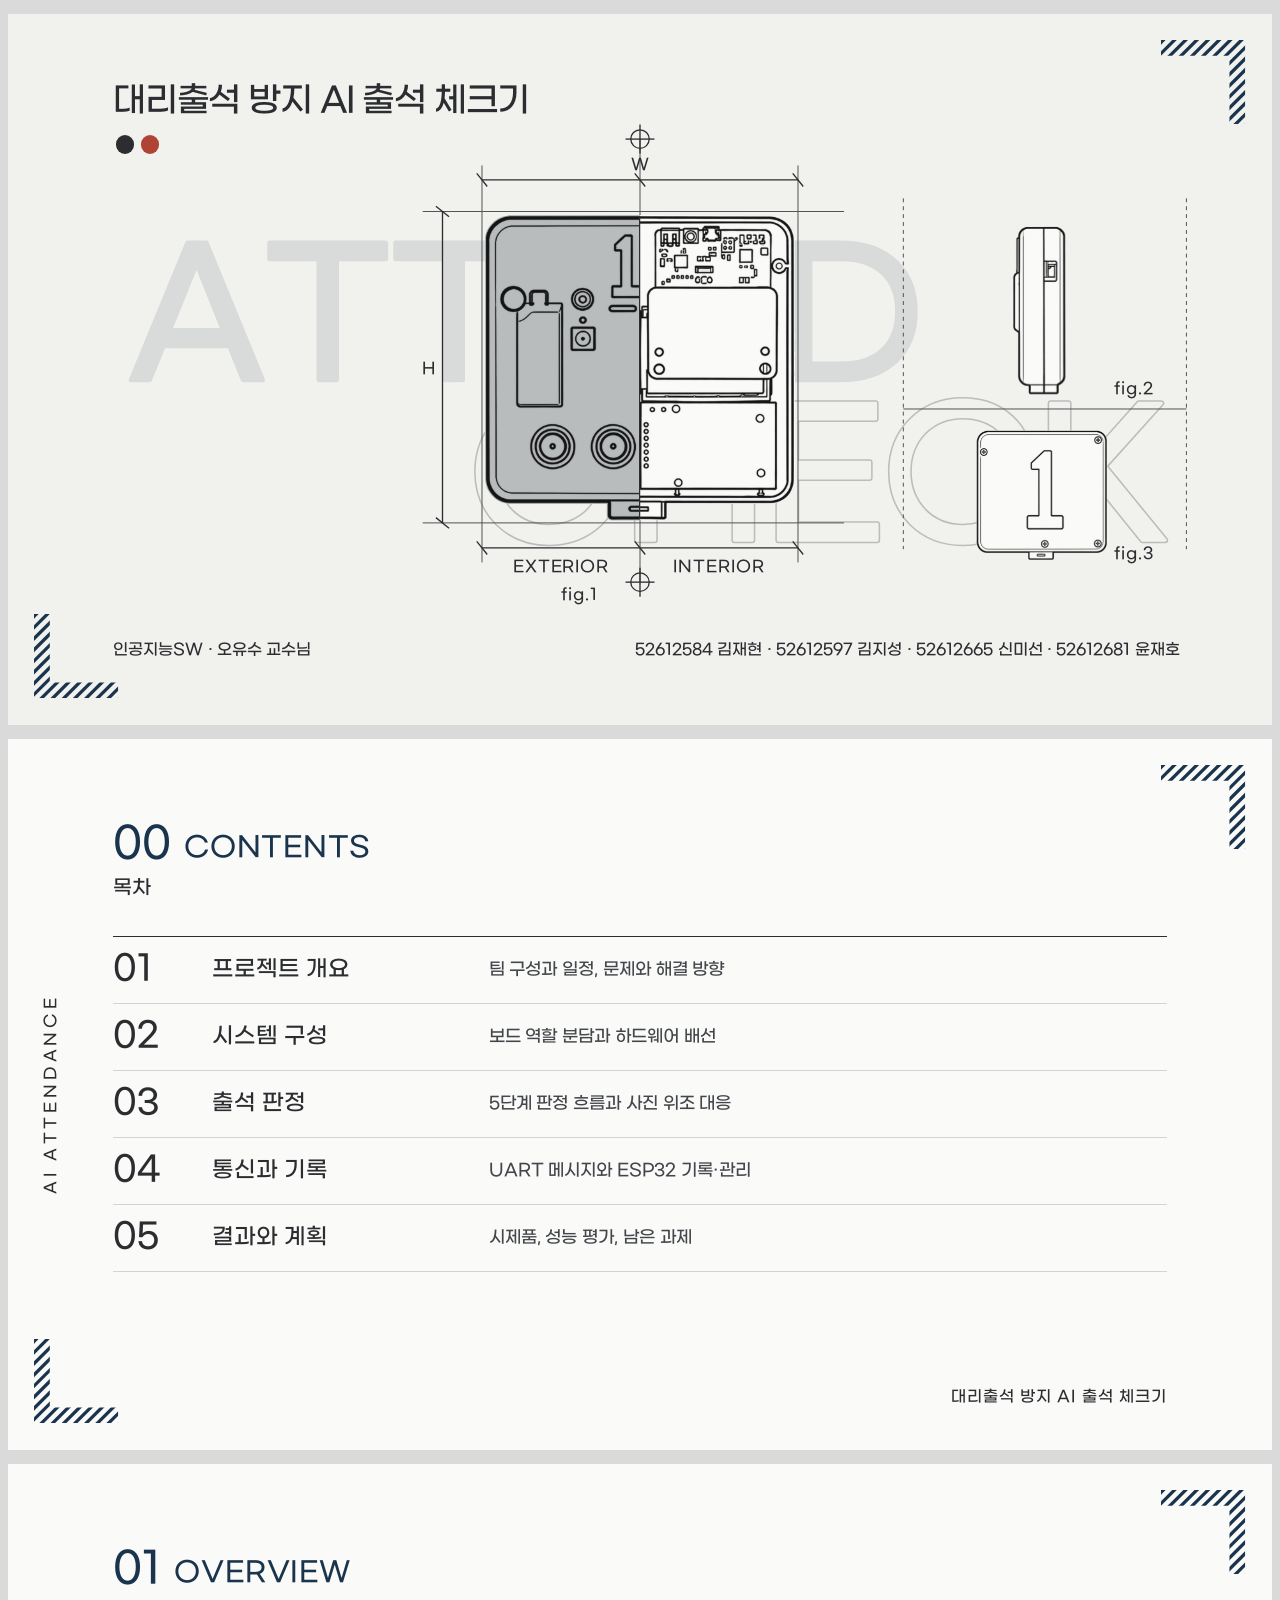
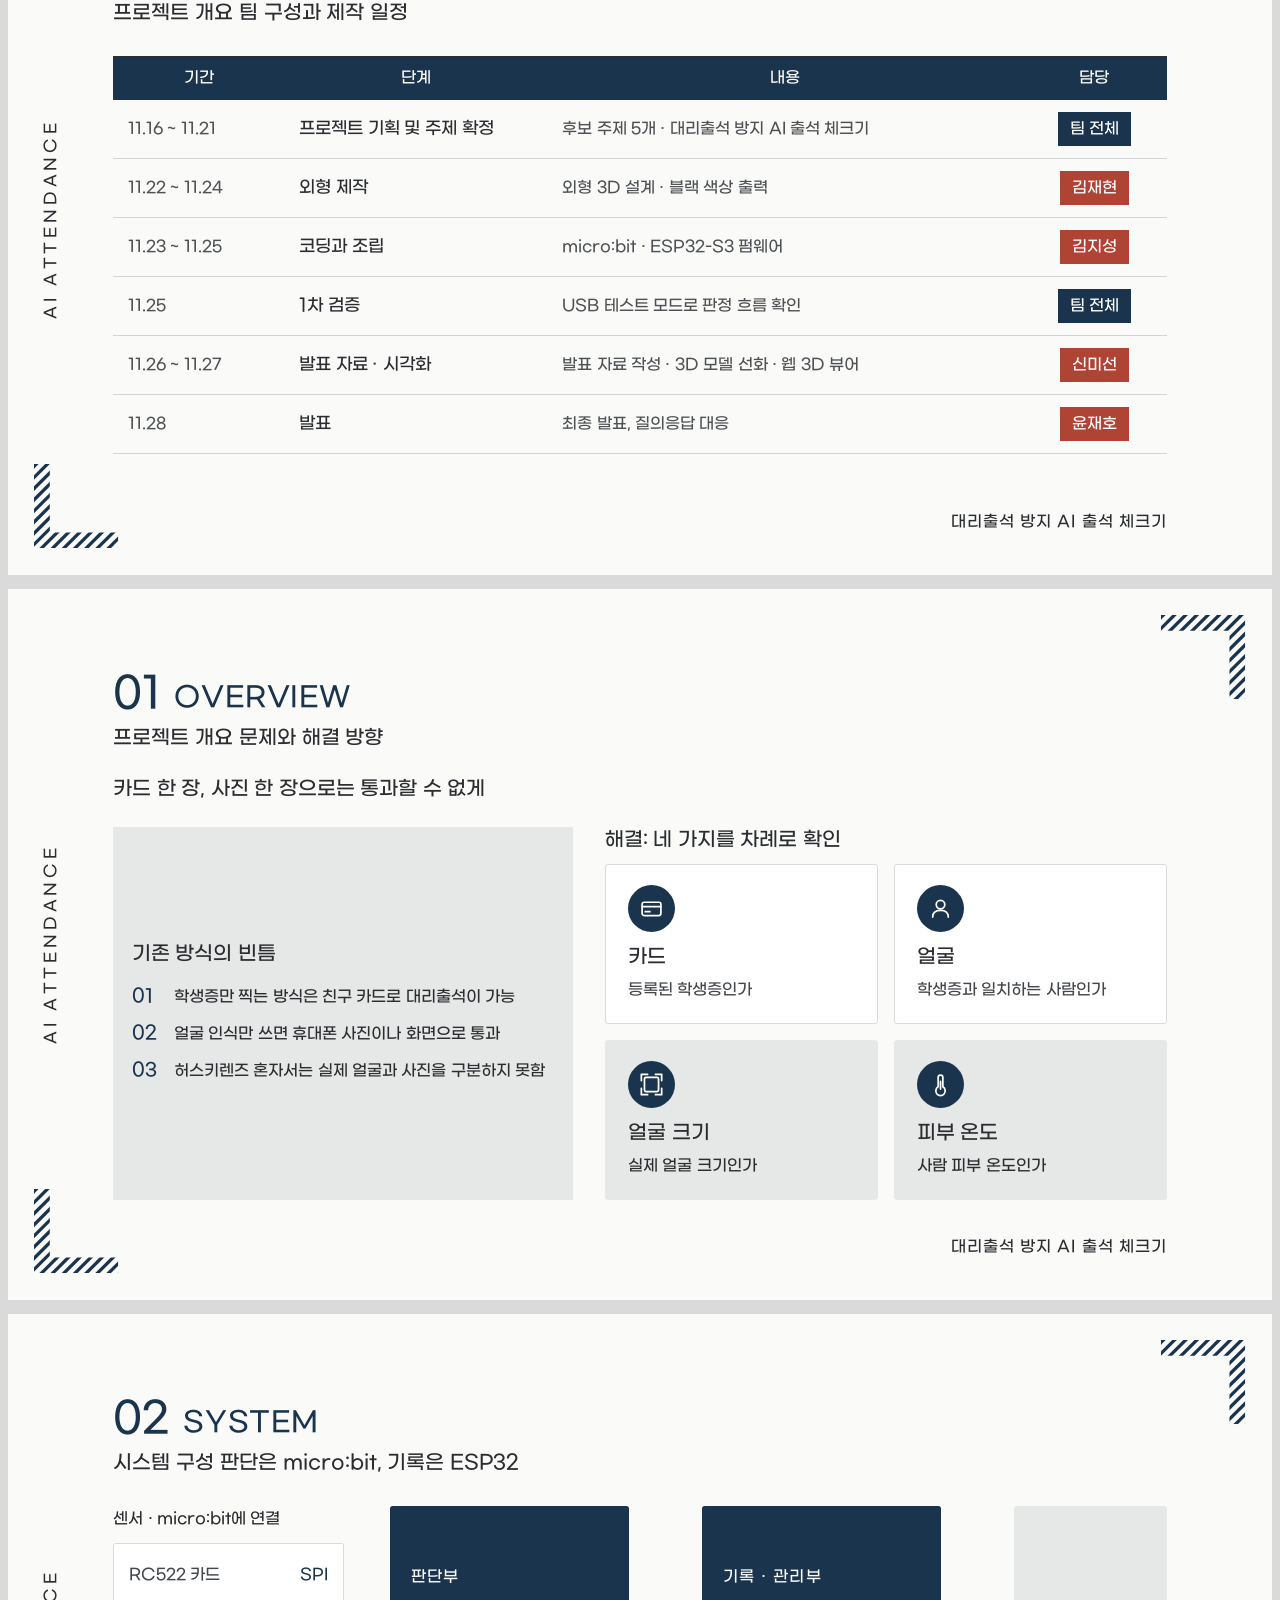
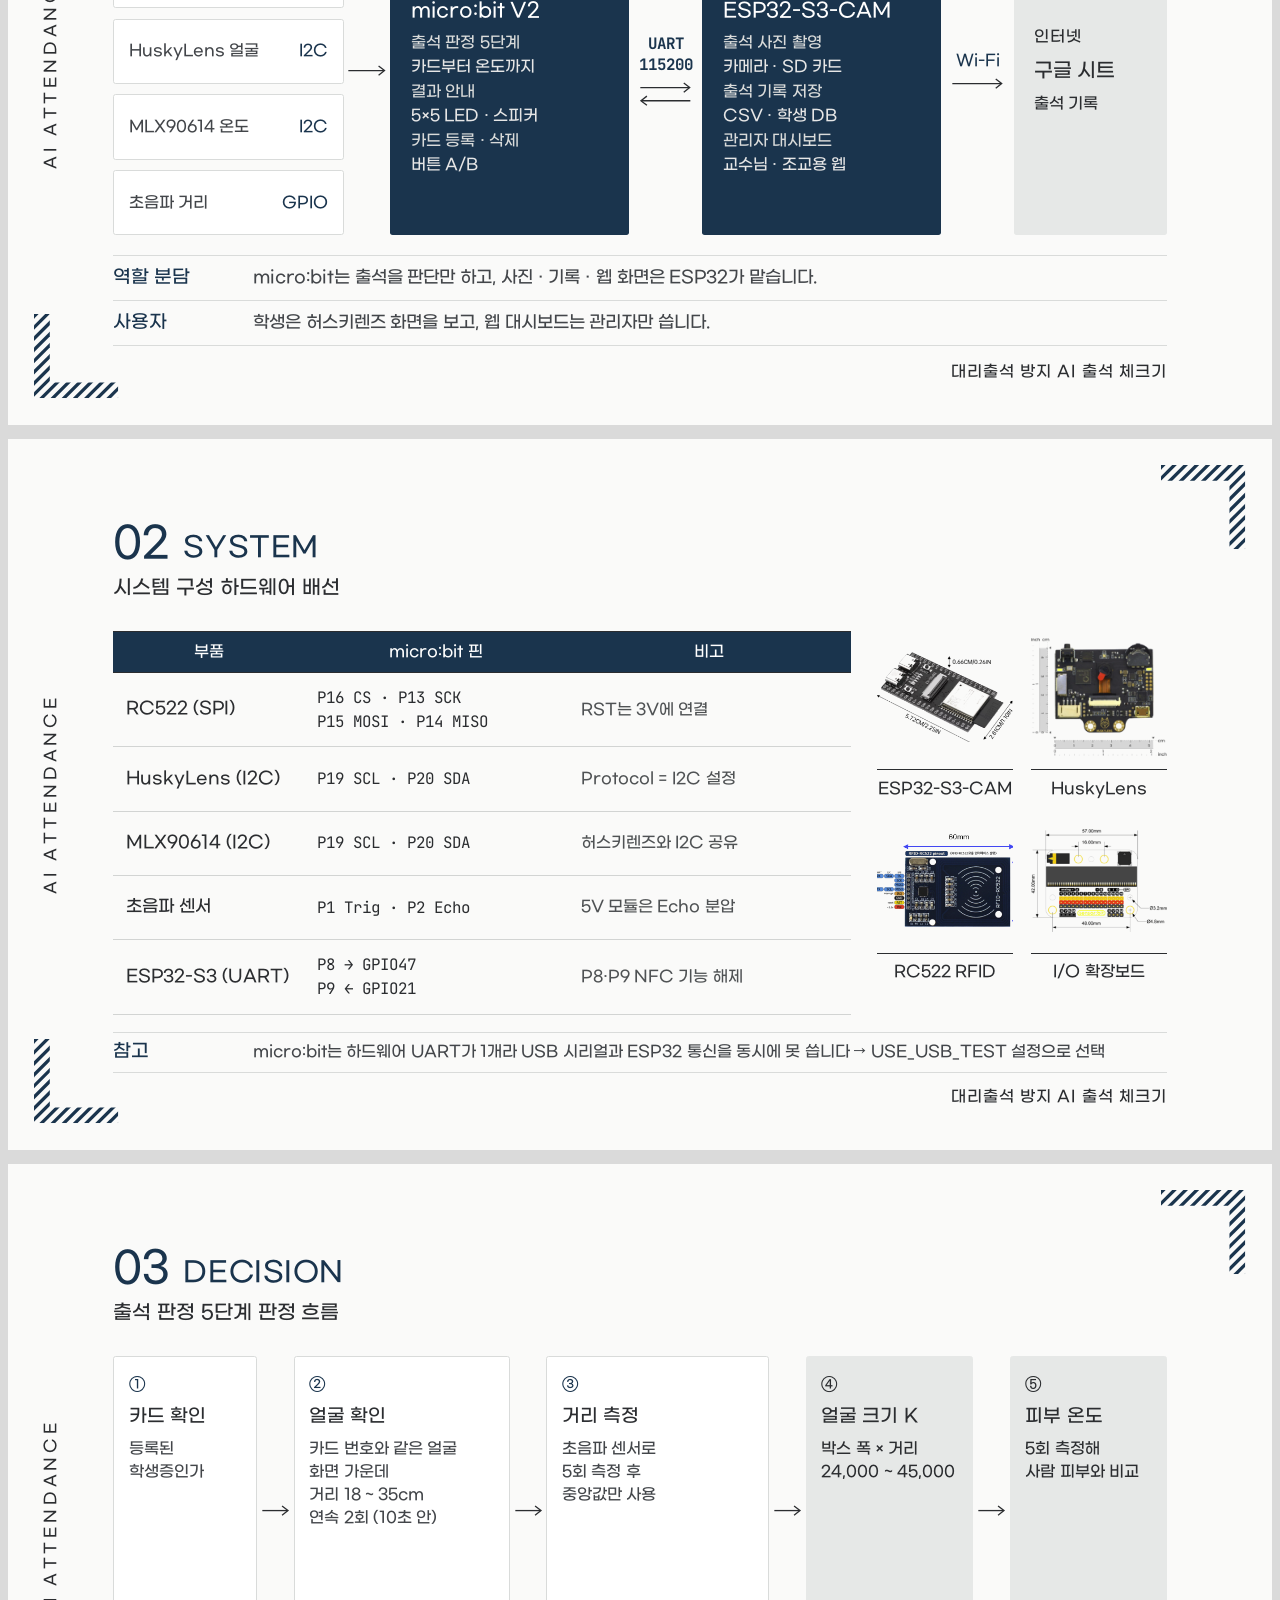
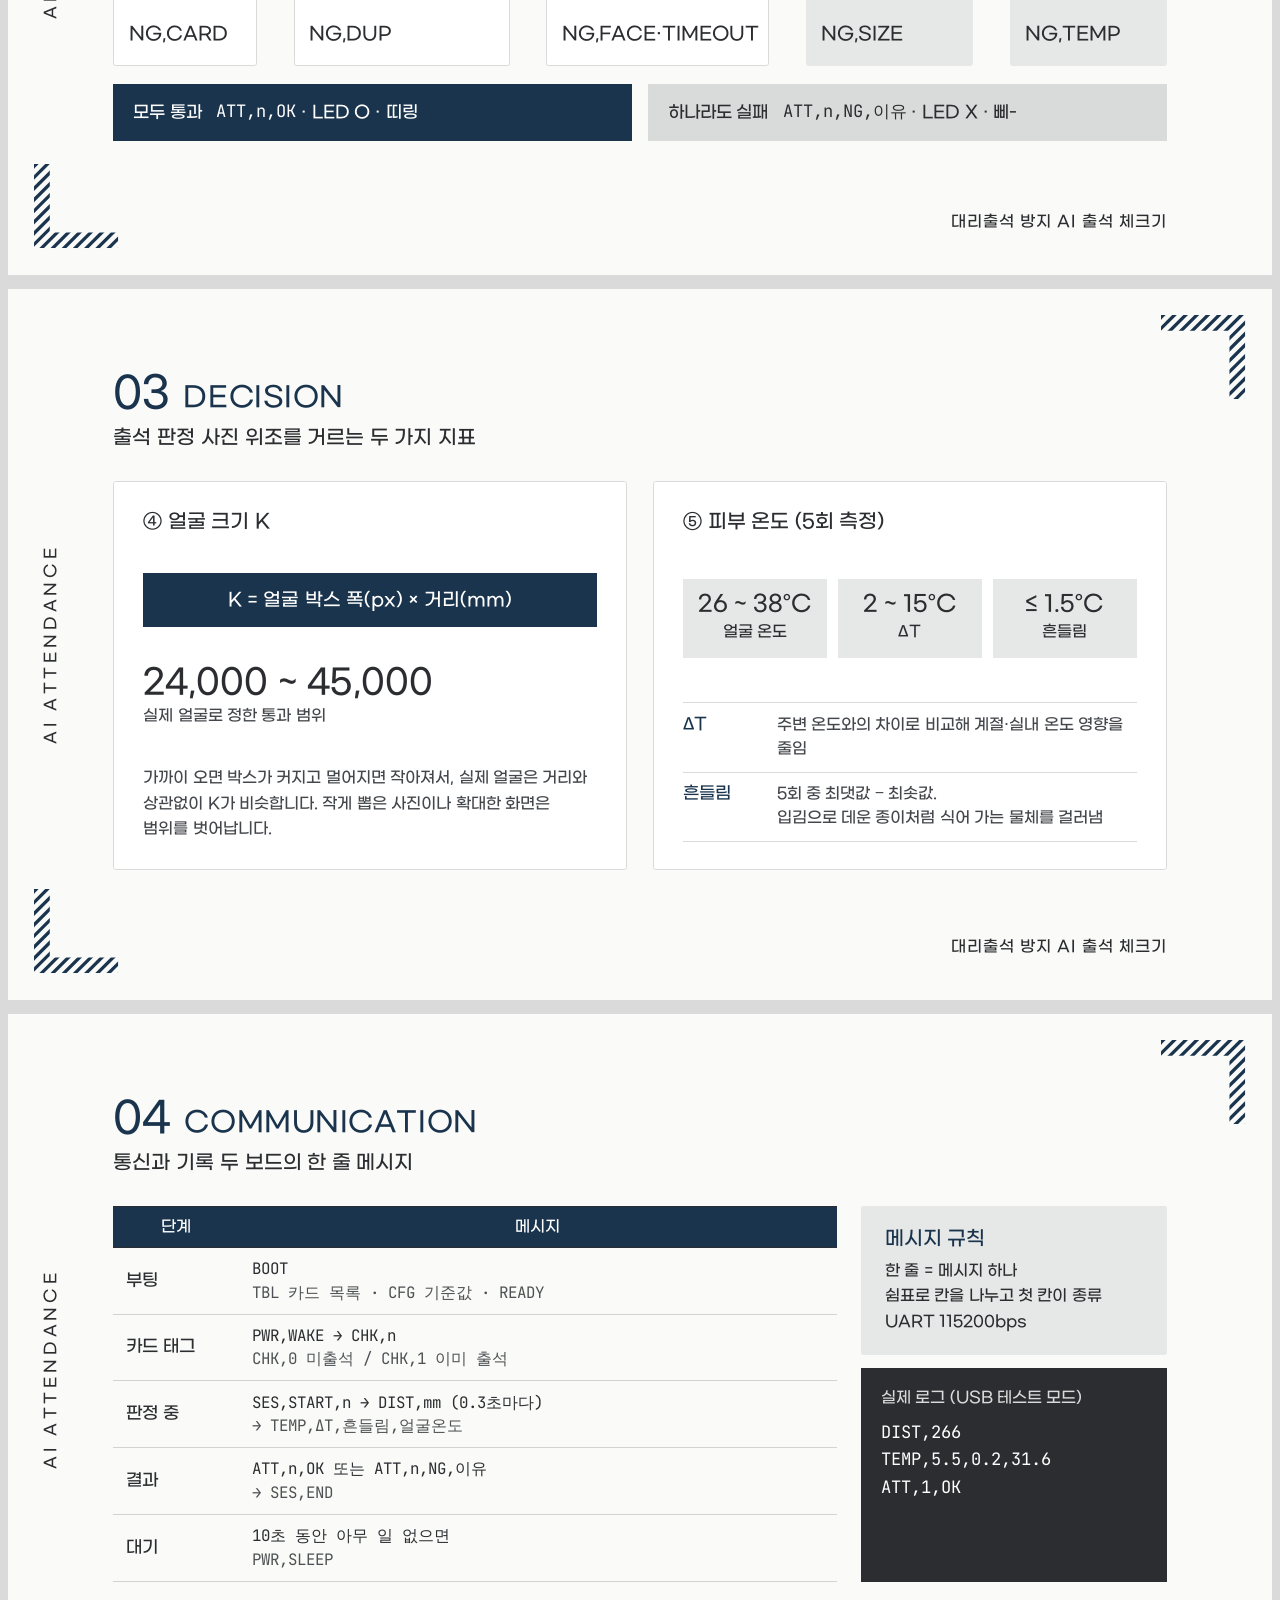
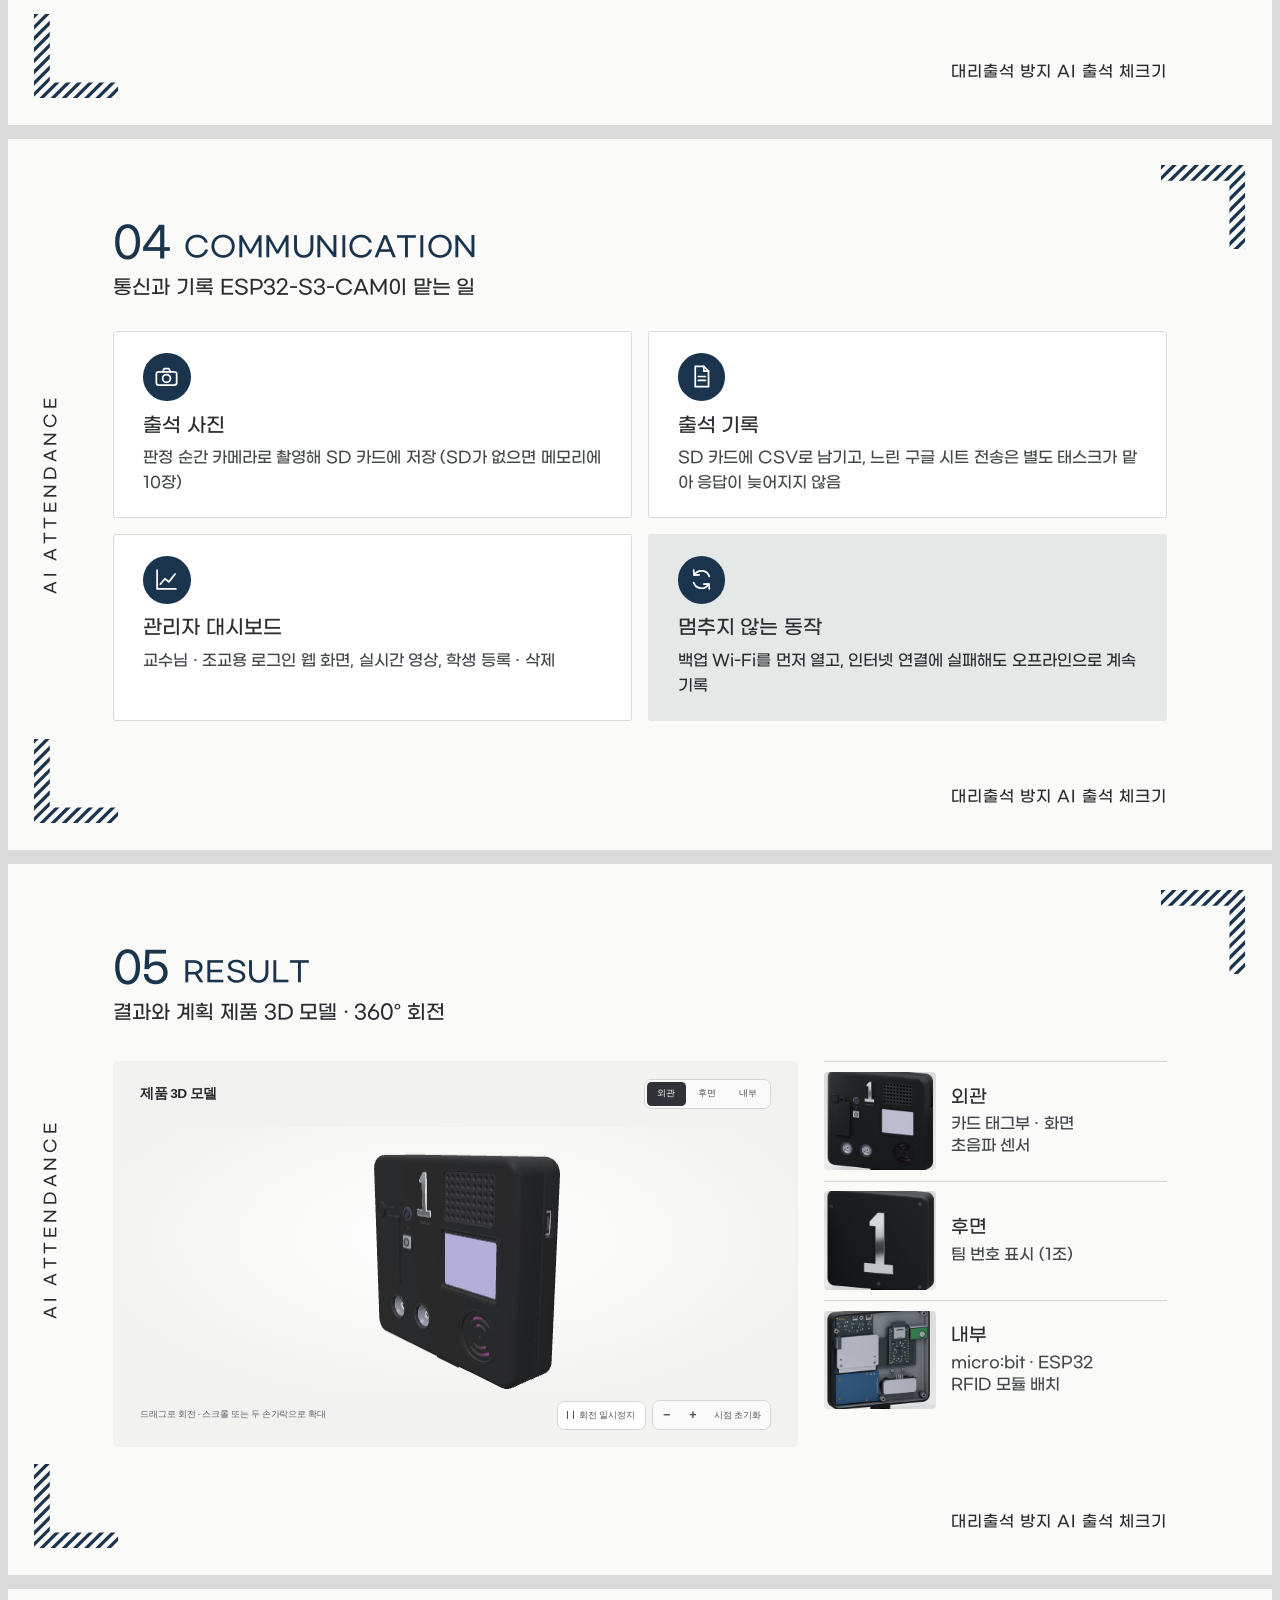
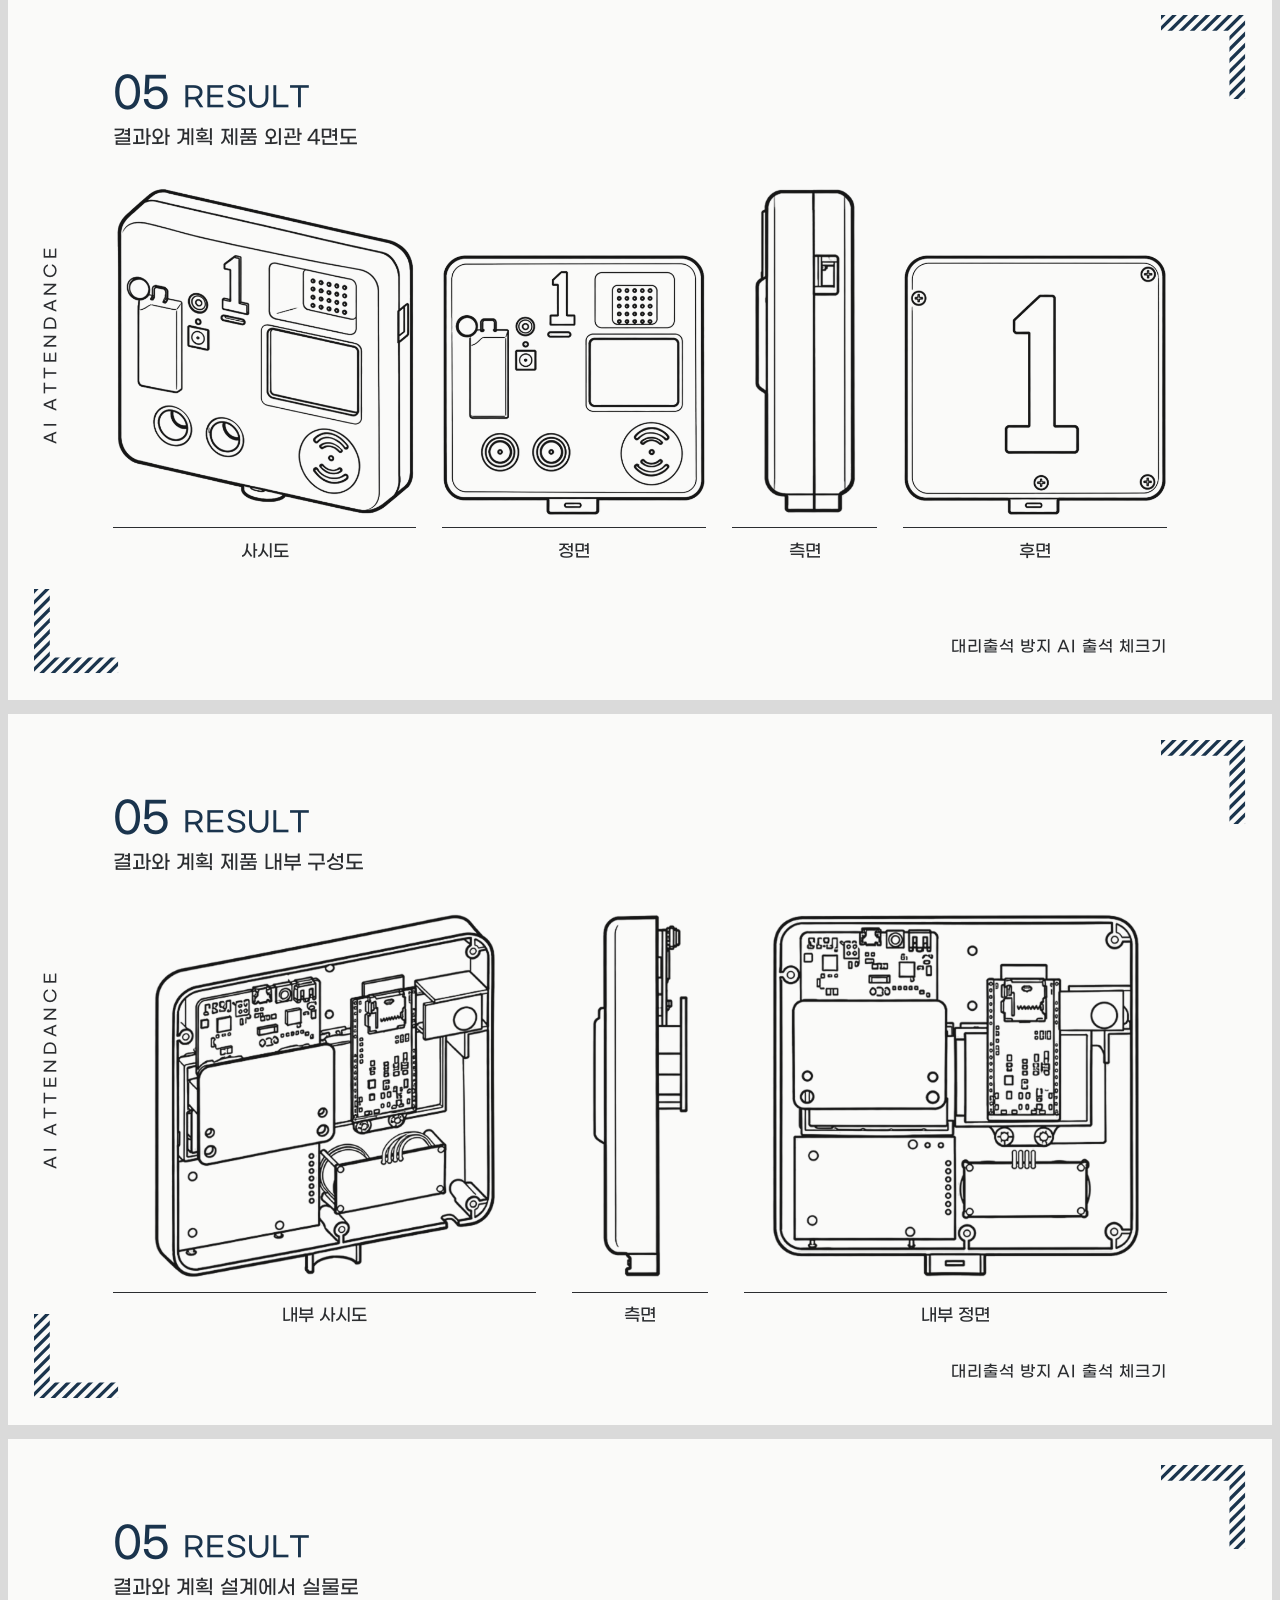
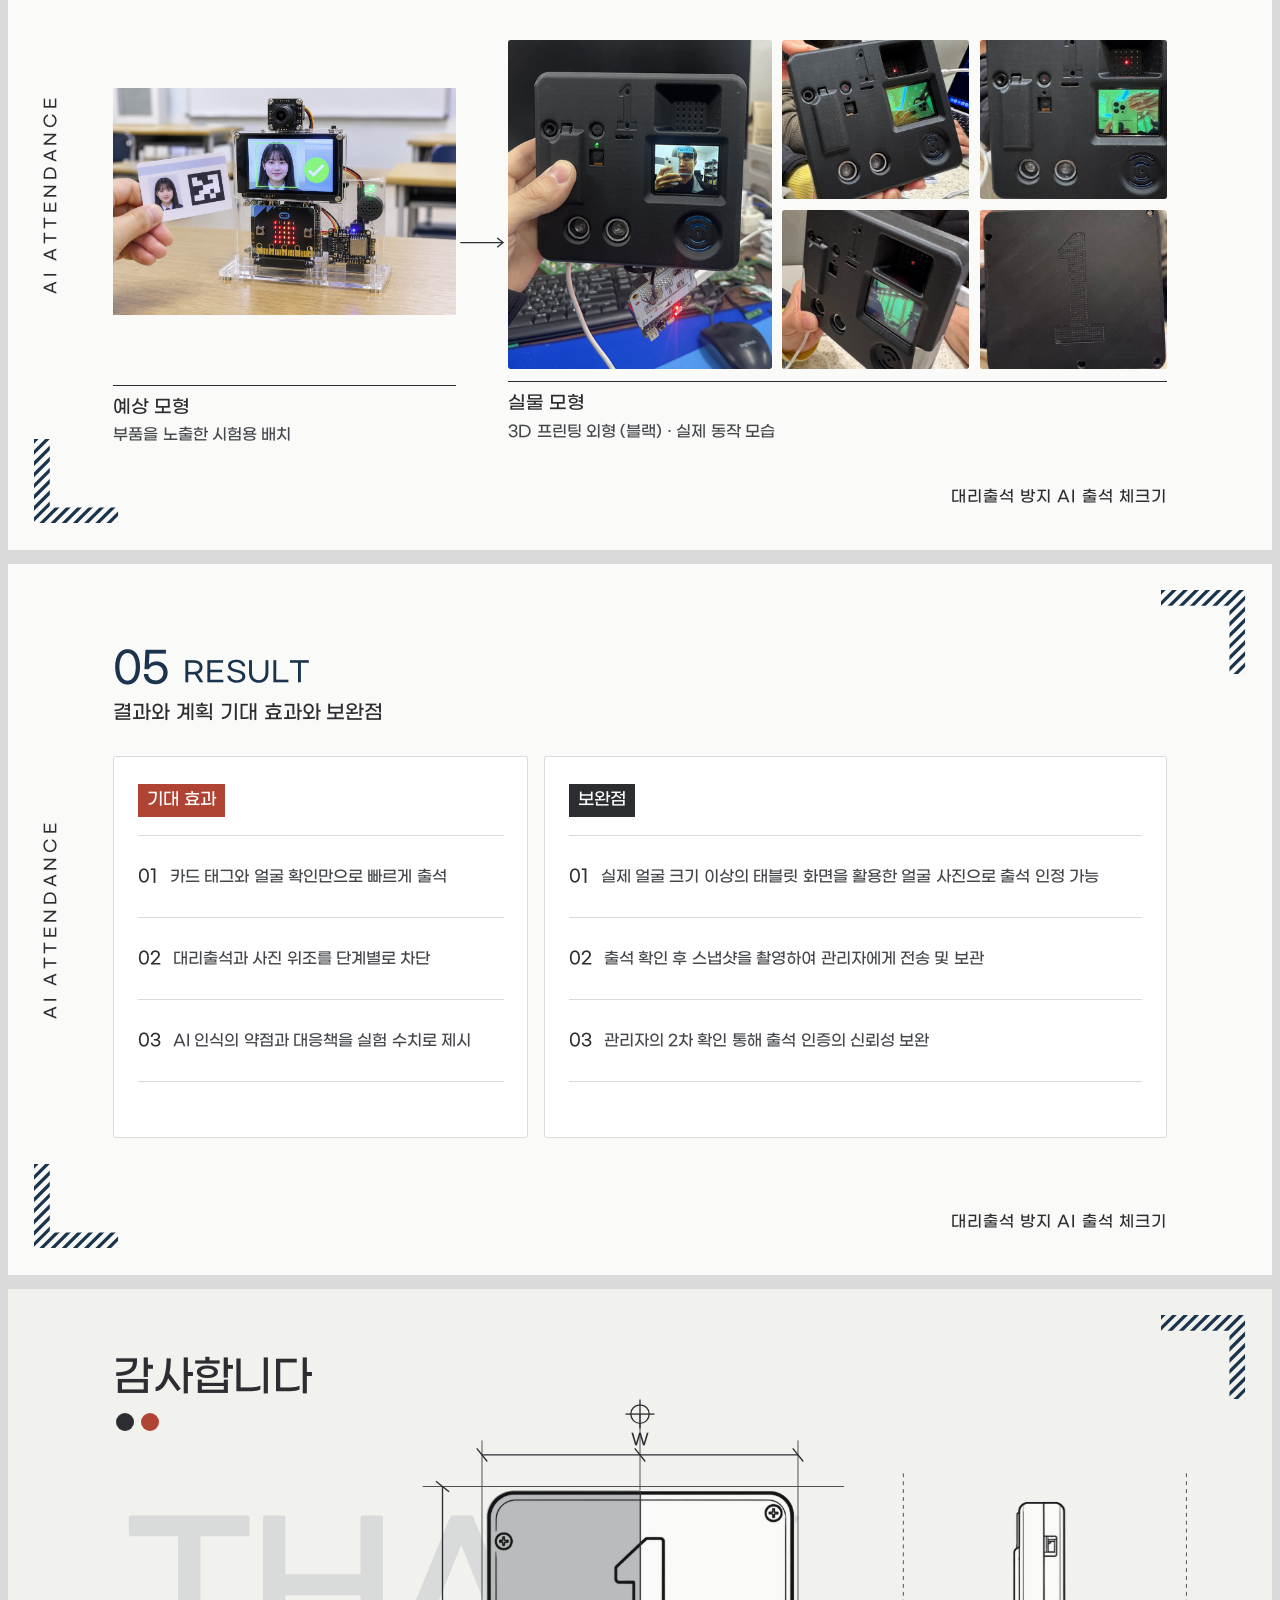
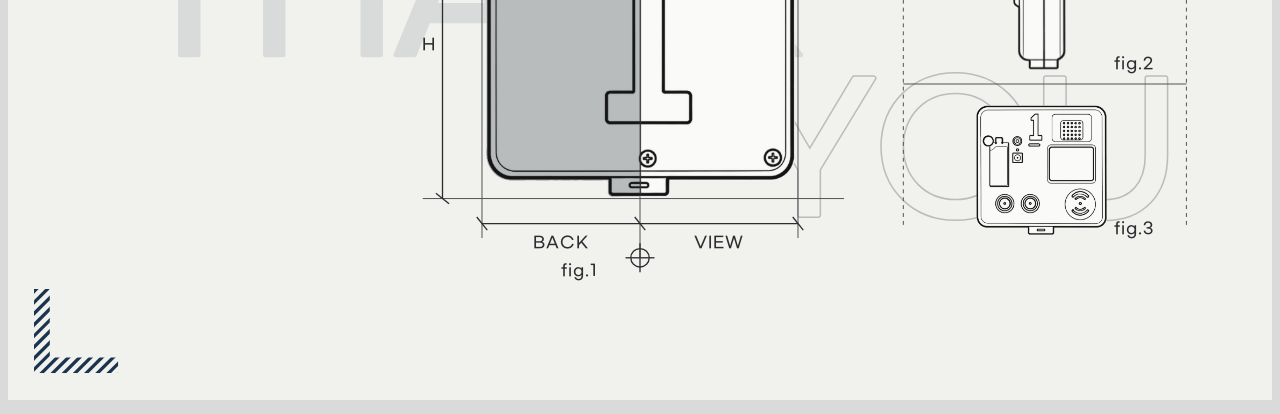
<file: index.html>
<!DOCTYPE html>
<html lang="ko">
<head>
<meta charset="utf-8">
<meta name="viewport" content="width=device-width, initial-scale=1">
<title>대리출석 방지 AI 출석 체크기 (2차)</title>
<link rel="stylesheet" href="https://fonts.googleapis.com/css2?family=JetBrains+Mono:wght@400;600&display=swap">
<meta property="og:type" content="website">
<meta property="og:title" content="대리출석 방지 AI 출석 체크기 | 팀 1조">
<meta property="og:description" content="인공지능SW 팀 1조 발표 자료">
<meta property="og:image" content="https://sinsayz00.github.io/att-figma/images/og-team1-v2.png">
<meta property="og:image:width" content="1200">
<meta property="og:image:height" content="600">
<meta name="twitter:card" content="summary_large_image">
<link rel="stylesheet" href="css/style.css">
<style>
body.mob{gap:14px!important;padding:14px 0!important}
#hint{box-sizing:border-box;display:none;position:sticky;top:0;z-index:20;width:100%;background:#1A344D;color:#fff;font:600 14px/1.4 -apple-system,'Apple SD Gothic Neo','Malgun Gothic',sans-serif;text-align:center;padding:9px 12px}
body.mob.portrait #hint{display:block}
body.pm{background:#111!important;overflow:hidden;height:100vh;height:100dvh;display:block!important;padding:0!important;gap:0!important}
body.pm #hint{display:none!important}
body.pm > section{position:absolute!important;left:50%;top:50%;transform-origin:center center;display:none!important;zoom:1!important}
body.pm > section.on{display:flex!important}
#pg{position:fixed;right:14px;bottom:10px;font:13px/1 Arial,sans-serif;color:#888;z-index:9;user-select:none;display:none}
body.pm #pg{display:block}
body.pm > section{cursor:pointer}
.nb{display:none;position:fixed;bottom:12px;z-index:30;width:52px;height:52px;border-radius:50%;border:0;background:rgba(26,52,77,.82);color:#fff;font:700 26px/52px Arial,sans-serif;text-align:center;padding:0;-webkit-tap-highlight-color:transparent;touch-action:manipulation}
#nbp{left:12px} #nbn{right:12px}
@media (pointer:coarse){ body.pm .nb{display:block} body.pm #pg{bottom:auto;top:10px} }
</style>
</head>
<body>
<section id="cover" data-name="01_cover" class="cover bp">
<svg class="br tr" xmlns="http://www.w3.org/2000/svg" width="128" height="128" viewBox="0 0 128 128"><defs><clipPath id="ctr1"><rect x="0" y="0" width="128" height="24"/><rect x="104" y="0" width="24" height="128"/></clipPath></defs><g clip-path="url(#ctr1)" fill="#1A344D"><polygon points="-144.97056274847714,128 -16.970562748477143,0 -9.899494936611667,0 -137.89949493661166,128"/><polygon points="-128.0,128 0.0,0 7.0710678118654755,0 -120.92893218813452,128"/><polygon points="-111.02943725152286,128 16.970562748477143,0 24.041630560342618,0 -103.95836943965739,128"/><polygon points="-94.05887450304571,128 33.941125496954285,0 41.01219330881976,0 -86.98780669118024,128"/><polygon points="-77.08831175456856,128 50.91168824543143,0 57.9827560572969,0 -70.01724394270309,128"/><polygon points="-60.11774900609143,128 67.88225099390857,0 74.95331880577405,0 -53.046681194225954,128"/><polygon points="-43.147186257614294,128 84.8528137423857,0 91.92388155425118,0 -36.07611844574882,128"/><polygon points="-26.17662350913716,128 101.82337649086284,0 108.89444430272832,0 -19.105555697271683,128"/><polygon points="-9.206060760660023,128 118.79393923933998,0 125.86500705120545,0 -2.1349929487945474,128"/><polygon points="7.764501987817113,128 135.7645019878171,0 142.8355697996826,0 14.835569799682588,128"/><polygon points="24.735064736294248,128 152.73506473629425,0 159.80613254815972,0 31.806132548159724,128"/><polygon points="41.705627484771384,128 169.70562748477138,0 176.77669529663686,0 48.77669529663686,128"/><polygon points="58.67619023324852,128 186.67619023324852,0 193.747258045114,0 65.747258045114,128"/><polygon points="75.64675298172565,128 203.64675298172565,0 210.71782079359113,0 82.71782079359113,128"/><polygon points="92.61731573020279,128 220.6173157302028,0 227.68838354206827,0 99.68838354206827,128"/><polygon points="109.58787847867993,128 237.58787847867993,0 244.6589462905454,0 116.6589462905454,128"/><polygon points="126.55844122715706,128 254.55844122715706,0 261.62950903902254,0 133.62950903902254,128"/><polygon points="143.52900397563423,128 271.5290039756342,0 278.6000717874997,0 150.6000717874997,128"/></g></svg>
<svg class="br bl" xmlns="http://www.w3.org/2000/svg" width="128" height="128" viewBox="0 0 128 128"><defs><clipPath id="cbl2"><rect x="0" y="0" width="24" height="128"/><rect x="0" y="104" width="128" height="24"/></clipPath></defs><g clip-path="url(#cbl2)" fill="#1A344D"><polygon points="-144.97056274847714,128 -16.970562748477143,0 -9.899494936611667,0 -137.89949493661166,128"/><polygon points="-128.0,128 0.0,0 7.0710678118654755,0 -120.92893218813452,128"/><polygon points="-111.02943725152286,128 16.970562748477143,0 24.041630560342618,0 -103.95836943965739,128"/><polygon points="-94.05887450304571,128 33.941125496954285,0 41.01219330881976,0 -86.98780669118024,128"/><polygon points="-77.08831175456856,128 50.91168824543143,0 57.9827560572969,0 -70.01724394270309,128"/><polygon points="-60.11774900609143,128 67.88225099390857,0 74.95331880577405,0 -53.046681194225954,128"/><polygon points="-43.147186257614294,128 84.8528137423857,0 91.92388155425118,0 -36.07611844574882,128"/><polygon points="-26.17662350913716,128 101.82337649086284,0 108.89444430272832,0 -19.105555697271683,128"/><polygon points="-9.206060760660023,128 118.79393923933998,0 125.86500705120545,0 -2.1349929487945474,128"/><polygon points="7.764501987817113,128 135.7645019878171,0 142.8355697996826,0 14.835569799682588,128"/><polygon points="24.735064736294248,128 152.73506473629425,0 159.80613254815972,0 31.806132548159724,128"/><polygon points="41.705627484771384,128 169.70562748477138,0 176.77669529663686,0 48.77669529663686,128"/><polygon points="58.67619023324852,128 186.67619023324852,0 193.747258045114,0 65.747258045114,128"/><polygon points="75.64675298172565,128 203.64675298172565,0 210.71782079359113,0 82.71782079359113,128"/><polygon points="92.61731573020279,128 220.6173157302028,0 227.68838354206827,0 99.68838354206827,128"/><polygon points="109.58787847867993,128 237.58787847867993,0 244.6589462905454,0 116.6589462905454,128"/><polygon points="126.55844122715706,128 254.55844122715706,0 261.62950903902254,0 133.62950903902254,128"/><polygon points="143.52900397563423,128 271.5290039756342,0 278.6000717874997,0 150.6000717874997,128"/></g></svg>
<svg aria-label="ATTEND 배경 글자" viewBox="-43.0 -787.0 4710.0 934.0" width="1225" height="243" style="position:absolute;left:170px;top:330px;width:1225px;height:243px"><path d="M676 83H791L462 -718H351L21 83H131L211 -115H596ZM248 -208 404 -595 559 -208Z M1510 -624V-718H830V-624H1118V83H1223V-624Z M2246 -624V-718H1566V-624H1854V83H1959V-624Z M2350 -718V83H2928V-10H2455V-280H2884V-373H2455V-625H2919V-718Z M3043 -718V83H3148V-546L3633 78H3732V-723H3626V-94L3141 -718Z M3883 -718V83H4167C4443 83 4603 -78 4603 -317C4603 -556 4443 -718 4167 -718ZM4170 -12H3988V-624H4170C4373 -624 4497 -512 4497 -317C4497 -122 4373 -12 4170 -12Z" fill="#D8DBD9" stroke="#D8DBD9" stroke-width="26" stroke-linejoin="round"/></svg>
<svg aria-label="CHECK 배경 글자" viewBox="-13.0 -801.0 4151.0 966.0" width="1079" height="251" style="position:absolute;left:696px;top:570px;width:1079px;height:251px"><path d="M471 101C683 101 836 -31 871 -198H764C735 -84 623 4 473 4C290 4 156 -131 156 -318C156 -506 289 -640 473 -640C619 -640 722 -562 756 -449H863C821 -617 678 -737 471 -737C229 -737 51 -560 51 -318C51 -76 229 101 471 101Z M1555 -718V-375H1090V-718H985V83H1090V-279H1555V83H1660V-718Z M1812 -718V83H2390V-10H1917V-280H2346V-373H1917V-625H2381V-718Z M2890 101C3102 101 3255 -31 3290 -198H3183C3154 -84 3042 4 2892 4C2709 4 2575 -131 2575 -318C2575 -506 2708 -640 2892 -640C3038 -640 3141 -562 3175 -449H3282C3240 -617 3097 -737 2890 -737C2648 -737 2470 -560 2470 -318C2470 -76 2648 101 2890 101Z M3940 83H4074L3721 -350L4051 -718H3920L3509 -256V-718H3404V83H3509V-114L3653 -274Z" fill="#B9BDBC" stroke="#B9BDBC" stroke-width="35" stroke-linejoin="round"/><path d="M471 101C683 101 836 -31 871 -198H764C735 -84 623 4 473 4C290 4 156 -131 156 -318C156 -506 289 -640 473 -640C619 -640 722 -562 756 -449H863C821 -617 678 -737 471 -737C229 -737 51 -560 51 -318C51 -76 229 101 471 101Z M1555 -718V-375H1090V-718H985V83H1090V-279H1555V83H1660V-718Z M1812 -718V83H2390V-10H1917V-280H2346V-373H1917V-625H2381V-718Z M2890 101C3102 101 3255 -31 3290 -198H3183C3154 -84 3042 4 2892 4C2709 4 2575 -131 2575 -318C2575 -506 2708 -640 2892 -640C3038 -640 3141 -562 3175 -449H3282C3240 -617 3097 -737 2890 -737C2648 -737 2470 -560 2470 -318C2470 -76 2648 101 2890 101Z M3940 83H4074L3721 -350L4051 -718H3920L3509 -256V-718H3404V83H3509V-114L3653 -274Z" fill="#F1F1EE" stroke="#F1F1EE" stroke-width="17" stroke-linejoin="round"/></svg>
<p class="bpt" style="left:160px;top:108px;width:1500px;font-size:52px">대리출석 방지 AI 출석 체크기</p>
<div class="dots" style="left:164px;top:184px"><div class="d1"></div><div class="d2" style="background:#B04434"></div></div>
<svg aria-label="도면 치수선과 보조선" viewBox="0 0 1920 1080" width="1920" height="1080" style="position:absolute;left:0;top:0;width:1920px;height:1080px">
<line x1="630" y1="300" x2="1270" y2="300" stroke="#4F5254" stroke-width="1.5" fill="none"/>
<line x1="630" y1="773" x2="1270" y2="773" stroke="#4F5254" stroke-width="1.5" fill="none"/>
<line x1="720" y1="230" x2="720" y2="833" stroke="#4F5254" stroke-width="1.5" fill="none"/>
<line x1="1200" y1="230" x2="1200" y2="833" stroke="#4F5254" stroke-width="1.5" fill="none"/>
<line x1="960" y1="190" x2="960" y2="863" stroke="#4F5254" stroke-width="1.5" fill="none"/>
<line x1="720" y1="252" x2="1200" y2="252" stroke="#2B2D30" stroke-width="2" fill="none"/><line x1="712" y1="242" x2="728" y2="262" stroke="#2B2D30" stroke-width="2" fill="none"/><line x1="1192" y1="242" x2="1208" y2="262" stroke="#2B2D30" stroke-width="2" fill="none"/><line x1="952" y1="242" x2="968" y2="262" stroke="#2B2D30" stroke-width="2" fill="none"/>
<line x1="660" y1="300" x2="660" y2="773" stroke="#2B2D30" stroke-width="2" fill="none"/><line x1="650" y1="292" x2="670" y2="308" stroke="#2B2D30" stroke-width="2" fill="none"/><line x1="650" y1="765" x2="670" y2="781" stroke="#2B2D30" stroke-width="2" fill="none"/>
<line x1="720" y1="811" x2="1200" y2="811" stroke="#2B2D30" stroke-width="2" fill="none"/><line x1="712" y1="801" x2="728" y2="821" stroke="#2B2D30" stroke-width="2" fill="none"/><line x1="952" y1="801" x2="968" y2="821" stroke="#2B2D30" stroke-width="2" fill="none"/><line x1="1192" y1="801" x2="1208" y2="821" stroke="#2B2D30" stroke-width="2" fill="none"/>
<circle cx="960" cy="190" r="14" stroke="#2B2D30" stroke-width="2" fill="none"/><line x1="938" y1="190" x2="982" y2="190" stroke="#2B2D30" stroke-width="2" fill="none"/><line x1="960" y1="168" x2="960" y2="212" stroke="#2B2D30" stroke-width="2" fill="none"/>
<circle cx="960" cy="863" r="14" stroke="#2B2D30" stroke-width="2" fill="none"/><line x1="938" y1="863" x2="982" y2="863" stroke="#2B2D30" stroke-width="2" fill="none"/><line x1="960" y1="841" x2="960" y2="885" stroke="#2B2D30" stroke-width="2" fill="none"/>
<line x1="1360" y1="280" x2="1360" y2="813" stroke="#4F5254" stroke-width="1.5" stroke-dasharray="6 6"/>
<line x1="1790" y1="280" x2="1790" y2="813" stroke="#4F5254" stroke-width="1.5" stroke-dasharray="6 6"/>
<line x1="1360" y1="600" x2="1790" y2="600" stroke="#4F5254" stroke-width="1.5" fill="none"/>
</svg>
<img src="images/img_01.png" alt="제품 정면 도면: 왼쪽 절반은 외관, 오른쪽 절반은 내부 구성" style="position:absolute;left:720px;top:300px;width:480px;height:473px;object-fit:contain">
<p class="bpl" style="left:720px;top:821px;width:240px;text-align:center">EXTERIOR</p>
<p class="bpl" style="left:960px;top:821px;width:240px;text-align:center">INTERIOR</p>
<p class="bpl" style="left:840px;top:863px;width:120px">fig.1</p>
<p class="bpl" style="left:560px;top:520px;width:90px;text-align:right">H</p>
<p class="bpl" style="left:920px;top:210px;width:80px;text-align:center">W</p>
<img class="spin1" src="images/img_02.png" alt="측면 도면" style="position:absolute;left:1520px;top:320px;width:92px;height:260px;object-fit:contain">
<p class="bpl" style="left:1680px;top:550px;width:100px">fig.2</p>
<img class="spinA" src="images/img_03.png" alt="후면 도면" style="position:absolute;left:1460px;top:630px;width:220px;height:200px;object-fit:contain">
<p class="bpl" style="left:1680px;top:800px;width:100px">fig.3</p>
<div class="bpc" style="left:160px;top:950px;width:500px"><p class="b">인공지능SW · 오유수 교수님</p></div>
<div class="bpc r" style="left:680px;top:950px;width:1100px"><p class="b">52612584 김재현 · 52612597 김지성 · 52612665 신미선 · 52612681 윤재호</p></div>
</section>

<section id="toc" data-name="02_toc">
<svg class="br tr" xmlns="http://www.w3.org/2000/svg" width="128" height="128" viewBox="0 0 128 128"><defs><clipPath id="ctr3"><rect x="0" y="0" width="128" height="24"/><rect x="104" y="0" width="24" height="128"/></clipPath></defs><g clip-path="url(#ctr3)" fill="#1A344D"><polygon points="-144.97056274847714,128 -16.970562748477143,0 -9.899494936611667,0 -137.89949493661166,128"/><polygon points="-128.0,128 0.0,0 7.0710678118654755,0 -120.92893218813452,128"/><polygon points="-111.02943725152286,128 16.970562748477143,0 24.041630560342618,0 -103.95836943965739,128"/><polygon points="-94.05887450304571,128 33.941125496954285,0 41.01219330881976,0 -86.98780669118024,128"/><polygon points="-77.08831175456856,128 50.91168824543143,0 57.9827560572969,0 -70.01724394270309,128"/><polygon points="-60.11774900609143,128 67.88225099390857,0 74.95331880577405,0 -53.046681194225954,128"/><polygon points="-43.147186257614294,128 84.8528137423857,0 91.92388155425118,0 -36.07611844574882,128"/><polygon points="-26.17662350913716,128 101.82337649086284,0 108.89444430272832,0 -19.105555697271683,128"/><polygon points="-9.206060760660023,128 118.79393923933998,0 125.86500705120545,0 -2.1349929487945474,128"/><polygon points="7.764501987817113,128 135.7645019878171,0 142.8355697996826,0 14.835569799682588,128"/><polygon points="24.735064736294248,128 152.73506473629425,0 159.80613254815972,0 31.806132548159724,128"/><polygon points="41.705627484771384,128 169.70562748477138,0 176.77669529663686,0 48.77669529663686,128"/><polygon points="58.67619023324852,128 186.67619023324852,0 193.747258045114,0 65.747258045114,128"/><polygon points="75.64675298172565,128 203.64675298172565,0 210.71782079359113,0 82.71782079359113,128"/><polygon points="92.61731573020279,128 220.6173157302028,0 227.68838354206827,0 99.68838354206827,128"/><polygon points="109.58787847867993,128 237.58787847867993,0 244.6589462905454,0 116.6589462905454,128"/><polygon points="126.55844122715706,128 254.55844122715706,0 261.62950903902254,0 133.62950903902254,128"/><polygon points="143.52900397563423,128 271.5290039756342,0 278.6000717874997,0 150.6000717874997,128"/></g></svg>
<svg class="br bl" xmlns="http://www.w3.org/2000/svg" width="128" height="128" viewBox="0 0 128 128"><defs><clipPath id="cbl4"><rect x="0" y="0" width="24" height="128"/><rect x="0" y="104" width="128" height="24"/></clipPath></defs><g clip-path="url(#cbl4)" fill="#1A344D"><polygon points="-144.97056274847714,128 -16.970562748477143,0 -9.899494936611667,0 -137.89949493661166,128"/><polygon points="-128.0,128 0.0,0 7.0710678118654755,0 -120.92893218813452,128"/><polygon points="-111.02943725152286,128 16.970562748477143,0 24.041630560342618,0 -103.95836943965739,128"/><polygon points="-94.05887450304571,128 33.941125496954285,0 41.01219330881976,0 -86.98780669118024,128"/><polygon points="-77.08831175456856,128 50.91168824543143,0 57.9827560572969,0 -70.01724394270309,128"/><polygon points="-60.11774900609143,128 67.88225099390857,0 74.95331880577405,0 -53.046681194225954,128"/><polygon points="-43.147186257614294,128 84.8528137423857,0 91.92388155425118,0 -36.07611844574882,128"/><polygon points="-26.17662350913716,128 101.82337649086284,0 108.89444430272832,0 -19.105555697271683,128"/><polygon points="-9.206060760660023,128 118.79393923933998,0 125.86500705120545,0 -2.1349929487945474,128"/><polygon points="7.764501987817113,128 135.7645019878171,0 142.8355697996826,0 14.835569799682588,128"/><polygon points="24.735064736294248,128 152.73506473629425,0 159.80613254815972,0 31.806132548159724,128"/><polygon points="41.705627484771384,128 169.70562748477138,0 176.77669529663686,0 48.77669529663686,128"/><polygon points="58.67619023324852,128 186.67619023324852,0 193.747258045114,0 65.747258045114,128"/><polygon points="75.64675298172565,128 203.64675298172565,0 210.71782079359113,0 82.71782079359113,128"/><polygon points="92.61731573020279,128 220.6173157302028,0 227.68838354206827,0 99.68838354206827,128"/><polygon points="109.58787847867993,128 237.58787847867993,0 244.6589462905454,0 116.6589462905454,128"/><polygon points="126.55844122715706,128 254.55844122715706,0 261.62950903902254,0 133.62950903902254,128"/><polygon points="143.52900397563423,128 271.5290039756342,0 278.6000717874997,0 150.6000717874997,128"/></g></svg>
<p class="side">AI ATTENDANCE</p>
<p class="footer">대리출석 방지 AI 출석 체크기</p>
<div class="hd"><span class="no">00</span><span class="en">CONTENTS</span></div>
<p class="ko">목차</p>
<div class="tocl">
<div class="tr2" style="border-top:3px solid #2B2D30;"><p class="tn">01</p><h3>프로젝트 개요</h3><p class="sub">팀 구성과 일정, 문제와 해결 방향</p></div>
<div class="tr2" style="border-top:2px solid #D2D4D3;"><p class="tn">02</p><h3>시스템 구성</h3><p class="sub">보드 역할 분담과 하드웨어 배선</p></div>
<div class="tr2" style="border-top:2px solid #D2D4D3;"><p class="tn">03</p><h3>출석 판정</h3><p class="sub">5단계 판정 흐름과 사진 위조 대응</p></div>
<div class="tr2" style="border-top:2px solid #D2D4D3;"><p class="tn">04</p><h3>통신과 기록</h3><p class="sub">UART 메시지와 ESP32 기록·관리</p></div>
<div class="tr2" style="border-top:2px solid #D2D4D3;border-bottom:2px solid #D2D4D3;"><p class="tn">05</p><h3>결과와 계획</h3><p class="sub">시제품, 성능 평가, 남은 과제</p></div>
</div>
</section>

<section id="team" data-name="03_team">
<svg class="br tr" xmlns="http://www.w3.org/2000/svg" width="128" height="128" viewBox="0 0 128 128"><defs><clipPath id="ctr5"><rect x="0" y="0" width="128" height="24"/><rect x="104" y="0" width="24" height="128"/></clipPath></defs><g clip-path="url(#ctr5)" fill="#1A344D"><polygon points="-144.97056274847714,128 -16.970562748477143,0 -9.899494936611667,0 -137.89949493661166,128"/><polygon points="-128.0,128 0.0,0 7.0710678118654755,0 -120.92893218813452,128"/><polygon points="-111.02943725152286,128 16.970562748477143,0 24.041630560342618,0 -103.95836943965739,128"/><polygon points="-94.05887450304571,128 33.941125496954285,0 41.01219330881976,0 -86.98780669118024,128"/><polygon points="-77.08831175456856,128 50.91168824543143,0 57.9827560572969,0 -70.01724394270309,128"/><polygon points="-60.11774900609143,128 67.88225099390857,0 74.95331880577405,0 -53.046681194225954,128"/><polygon points="-43.147186257614294,128 84.8528137423857,0 91.92388155425118,0 -36.07611844574882,128"/><polygon points="-26.17662350913716,128 101.82337649086284,0 108.89444430272832,0 -19.105555697271683,128"/><polygon points="-9.206060760660023,128 118.79393923933998,0 125.86500705120545,0 -2.1349929487945474,128"/><polygon points="7.764501987817113,128 135.7645019878171,0 142.8355697996826,0 14.835569799682588,128"/><polygon points="24.735064736294248,128 152.73506473629425,0 159.80613254815972,0 31.806132548159724,128"/><polygon points="41.705627484771384,128 169.70562748477138,0 176.77669529663686,0 48.77669529663686,128"/><polygon points="58.67619023324852,128 186.67619023324852,0 193.747258045114,0 65.747258045114,128"/><polygon points="75.64675298172565,128 203.64675298172565,0 210.71782079359113,0 82.71782079359113,128"/><polygon points="92.61731573020279,128 220.6173157302028,0 227.68838354206827,0 99.68838354206827,128"/><polygon points="109.58787847867993,128 237.58787847867993,0 244.6589462905454,0 116.6589462905454,128"/><polygon points="126.55844122715706,128 254.55844122715706,0 261.62950903902254,0 133.62950903902254,128"/><polygon points="143.52900397563423,128 271.5290039756342,0 278.6000717874997,0 150.6000717874997,128"/></g></svg>
<svg class="br bl" xmlns="http://www.w3.org/2000/svg" width="128" height="128" viewBox="0 0 128 128"><defs><clipPath id="cbl6"><rect x="0" y="0" width="24" height="128"/><rect x="0" y="104" width="128" height="24"/></clipPath></defs><g clip-path="url(#cbl6)" fill="#1A344D"><polygon points="-144.97056274847714,128 -16.970562748477143,0 -9.899494936611667,0 -137.89949493661166,128"/><polygon points="-128.0,128 0.0,0 7.0710678118654755,0 -120.92893218813452,128"/><polygon points="-111.02943725152286,128 16.970562748477143,0 24.041630560342618,0 -103.95836943965739,128"/><polygon points="-94.05887450304571,128 33.941125496954285,0 41.01219330881976,0 -86.98780669118024,128"/><polygon points="-77.08831175456856,128 50.91168824543143,0 57.9827560572969,0 -70.01724394270309,128"/><polygon points="-60.11774900609143,128 67.88225099390857,0 74.95331880577405,0 -53.046681194225954,128"/><polygon points="-43.147186257614294,128 84.8528137423857,0 91.92388155425118,0 -36.07611844574882,128"/><polygon points="-26.17662350913716,128 101.82337649086284,0 108.89444430272832,0 -19.105555697271683,128"/><polygon points="-9.206060760660023,128 118.79393923933998,0 125.86500705120545,0 -2.1349929487945474,128"/><polygon points="7.764501987817113,128 135.7645019878171,0 142.8355697996826,0 14.835569799682588,128"/><polygon points="24.735064736294248,128 152.73506473629425,0 159.80613254815972,0 31.806132548159724,128"/><polygon points="41.705627484771384,128 169.70562748477138,0 176.77669529663686,0 48.77669529663686,128"/><polygon points="58.67619023324852,128 186.67619023324852,0 193.747258045114,0 65.747258045114,128"/><polygon points="75.64675298172565,128 203.64675298172565,0 210.71782079359113,0 82.71782079359113,128"/><polygon points="92.61731573020279,128 220.6173157302028,0 227.68838354206827,0 99.68838354206827,128"/><polygon points="109.58787847867993,128 237.58787847867993,0 244.6589462905454,0 116.6589462905454,128"/><polygon points="126.55844122715706,128 254.55844122715706,0 261.62950903902254,0 133.62950903902254,128"/><polygon points="143.52900397563423,128 271.5290039756342,0 278.6000717874997,0 150.6000717874997,128"/></g></svg>
<p class="side">AI ATTENDANCE</p>
<p class="footer">대리출석 방지 AI 출석 체크기</p>
<div class="hd"><span class="no">01</span><span class="en">OVERVIEW</span></div>
<div class="kh"><p class="tag">프로젝트 개요</p><p class="kt">팀 구성과 제작 일정</p></div>
<div class="sched">
<div class="sr sh"><div class="sc c"><p>기간</p></div><div class="sc c"><p>단계</p></div><div class="sc c"><p>내용</p></div><div class="sc c"><p>담당</p></div></div>
<div class="sr"><div class="sc"><p class="d">11.16 ~ 11.21</p></div><div class="sc"><p class="s">프로젝트 기획 및 주제 확정</p></div><div class="sc"><p class="x">후보 주제 5개 · 대리출석 방지 AI 출석 체크기</p></div><div class="sc c"><p class="w" style="background:#1A344D;color:#FFFFFF">팀 전체</p></div></div>
<div class="sr"><div class="sc"><p class="d">11.22 ~ 11.24</p></div><div class="sc"><p class="s">외형 제작</p></div><div class="sc"><p class="x">외형 3D 설계 · 블랙 색상 출력</p></div><div class="sc c"><p class="w" style="background:#B04434;color:#FFFFFF">김재현</p></div></div>
<div class="sr"><div class="sc"><p class="d">11.23 ~ 11.25</p></div><div class="sc"><p class="s">코딩과 조립</p></div><div class="sc"><p class="x">micro:bit · ESP32-S3 펌웨어</p></div><div class="sc c"><p class="w" style="background:#B04434;color:#FFFFFF">김지성</p></div></div>
<div class="sr"><div class="sc"><p class="d">11.25</p></div><div class="sc"><p class="s">1차 검증</p></div><div class="sc"><p class="x">USB 테스트 모드로 판정 흐름 확인</p></div><div class="sc c"><p class="w" style="background:#1A344D;color:#FFFFFF">팀 전체</p></div></div>
<div class="sr"><div class="sc"><p class="d">11.26 ~ 11.27</p></div><div class="sc"><p class="s">발표 자료 · 시각화</p></div><div class="sc"><p class="x">발표 자료 작성 · 3D 모델 선화 · 웹 3D 뷰어</p></div><div class="sc c"><p class="w" style="background:#B04434;color:#FFFFFF">신미선</p></div></div>
<div class="sr"><div class="sc"><p class="d">11.28</p></div><div class="sc"><p class="s">발표</p></div><div class="sc"><p class="x">최종 발표, 질의응답 대응</p></div><div class="sc c"><p class="w" style="background:#B04434;color:#FFFFFF">윤재호</p></div></div>
</div>
</section>

<section id="problem" data-name="04_problem">
<svg class="br tr" xmlns="http://www.w3.org/2000/svg" width="128" height="128" viewBox="0 0 128 128"><defs><clipPath id="ctr7"><rect x="0" y="0" width="128" height="24"/><rect x="104" y="0" width="24" height="128"/></clipPath></defs><g clip-path="url(#ctr7)" fill="#1A344D"><polygon points="-144.97056274847714,128 -16.970562748477143,0 -9.899494936611667,0 -137.89949493661166,128"/><polygon points="-128.0,128 0.0,0 7.0710678118654755,0 -120.92893218813452,128"/><polygon points="-111.02943725152286,128 16.970562748477143,0 24.041630560342618,0 -103.95836943965739,128"/><polygon points="-94.05887450304571,128 33.941125496954285,0 41.01219330881976,0 -86.98780669118024,128"/><polygon points="-77.08831175456856,128 50.91168824543143,0 57.9827560572969,0 -70.01724394270309,128"/><polygon points="-60.11774900609143,128 67.88225099390857,0 74.95331880577405,0 -53.046681194225954,128"/><polygon points="-43.147186257614294,128 84.8528137423857,0 91.92388155425118,0 -36.07611844574882,128"/><polygon points="-26.17662350913716,128 101.82337649086284,0 108.89444430272832,0 -19.105555697271683,128"/><polygon points="-9.206060760660023,128 118.79393923933998,0 125.86500705120545,0 -2.1349929487945474,128"/><polygon points="7.764501987817113,128 135.7645019878171,0 142.8355697996826,0 14.835569799682588,128"/><polygon points="24.735064736294248,128 152.73506473629425,0 159.80613254815972,0 31.806132548159724,128"/><polygon points="41.705627484771384,128 169.70562748477138,0 176.77669529663686,0 48.77669529663686,128"/><polygon points="58.67619023324852,128 186.67619023324852,0 193.747258045114,0 65.747258045114,128"/><polygon points="75.64675298172565,128 203.64675298172565,0 210.71782079359113,0 82.71782079359113,128"/><polygon points="92.61731573020279,128 220.6173157302028,0 227.68838354206827,0 99.68838354206827,128"/><polygon points="109.58787847867993,128 237.58787847867993,0 244.6589462905454,0 116.6589462905454,128"/><polygon points="126.55844122715706,128 254.55844122715706,0 261.62950903902254,0 133.62950903902254,128"/><polygon points="143.52900397563423,128 271.5290039756342,0 278.6000717874997,0 150.6000717874997,128"/></g></svg>
<svg class="br bl" xmlns="http://www.w3.org/2000/svg" width="128" height="128" viewBox="0 0 128 128"><defs><clipPath id="cbl8"><rect x="0" y="0" width="24" height="128"/><rect x="0" y="104" width="128" height="24"/></clipPath></defs><g clip-path="url(#cbl8)" fill="#1A344D"><polygon points="-144.97056274847714,128 -16.970562748477143,0 -9.899494936611667,0 -137.89949493661166,128"/><polygon points="-128.0,128 0.0,0 7.0710678118654755,0 -120.92893218813452,128"/><polygon points="-111.02943725152286,128 16.970562748477143,0 24.041630560342618,0 -103.95836943965739,128"/><polygon points="-94.05887450304571,128 33.941125496954285,0 41.01219330881976,0 -86.98780669118024,128"/><polygon points="-77.08831175456856,128 50.91168824543143,0 57.9827560572969,0 -70.01724394270309,128"/><polygon points="-60.11774900609143,128 67.88225099390857,0 74.95331880577405,0 -53.046681194225954,128"/><polygon points="-43.147186257614294,128 84.8528137423857,0 91.92388155425118,0 -36.07611844574882,128"/><polygon points="-26.17662350913716,128 101.82337649086284,0 108.89444430272832,0 -19.105555697271683,128"/><polygon points="-9.206060760660023,128 118.79393923933998,0 125.86500705120545,0 -2.1349929487945474,128"/><polygon points="7.764501987817113,128 135.7645019878171,0 142.8355697996826,0 14.835569799682588,128"/><polygon points="24.735064736294248,128 152.73506473629425,0 159.80613254815972,0 31.806132548159724,128"/><polygon points="41.705627484771384,128 169.70562748477138,0 176.77669529663686,0 48.77669529663686,128"/><polygon points="58.67619023324852,128 186.67619023324852,0 193.747258045114,0 65.747258045114,128"/><polygon points="75.64675298172565,128 203.64675298172565,0 210.71782079359113,0 82.71782079359113,128"/><polygon points="92.61731573020279,128 220.6173157302028,0 227.68838354206827,0 99.68838354206827,128"/><polygon points="109.58787847867993,128 237.58787847867993,0 244.6589462905454,0 116.6589462905454,128"/><polygon points="126.55844122715706,128 254.55844122715706,0 261.62950903902254,0 133.62950903902254,128"/><polygon points="143.52900397563423,128 271.5290039756342,0 278.6000717874997,0 150.6000717874997,128"/></g></svg>
<p class="side">AI ATTENDANCE</p>
<p class="footer">대리출석 방지 AI 출석 체크기</p>
<div class="hd"><span class="no">01</span><span class="en">OVERVIEW</span></div>
<div class="kh"><p class="tag">프로젝트 개요</p><p class="kt">문제와 해결 방향</p></div>
<p style="font-size:30px;font-weight:700;color:#2B2D30;margin:-12px 0 32px">카드 한 장, 사진 한 장으로는 통과할 수 없게</p>
<div class="split" style="height:520px">
<div class="gap-note" style="display:flex;flex-direction:column;justify-content:center;padding:36px 28px">
<h3>기존 방식의 빈틈</h3>
<div class="nlist">
<div class="ni"><p class="n">01</p><p class="lead" style="font-size:24px">학생증만 찍는 방식은 친구 카드로 대리출석이 가능</p></div>
<div class="ni"><p class="n">02</p><p class="lead" style="font-size:24px">얼굴 인식만 쓰면 휴대폰 사진이나 화면으로 통과</p></div>
<div class="ni"><p class="n">03</p><p class="lead" style="font-size:24px;white-space:nowrap">허스키렌즈 혼자서는 실제 얼굴과 사진을 구분하지 못함</p></div>
</div>
</div>
<div class="col" style="gap:16px">
<h3 style="margin:0">해결: 네 가지를 차례로 확인</h3>
<div class="grid2" style="flex:1">
<div class="card"><div class="ic"><svg aria-label="카드 아이콘" viewBox="0 0 32 32" width="38" height="38" fill="none" stroke="#FFFFFF" stroke-width="2.2" stroke-linecap="round" stroke-linejoin="round"><rect x="4" y="8" width="24" height="17" rx="2.5"/><line x1="4" y1="13.5" x2="28" y2="13.5"/><line x1="8" y1="20" x2="14" y2="20"/></svg></div><h3>카드</h3><p class="sub">등록된 학생증인가</p></div>
<div class="card"><div class="ic"><svg aria-label="얼굴 아이콘" viewBox="0 0 32 32" width="38" height="38" fill="none" stroke="#FFFFFF" stroke-width="2.2" stroke-linecap="round" stroke-linejoin="round"><circle cx="16" cy="11" r="5.5"/><path d="M6 27 Q6 18.5 16 18.5 Q26 18.5 26 27"/></svg></div><h3>얼굴</h3><p class="sub">학생증과 일치하는 사람인가</p></div>
<div class="card tint"><div class="ic"><svg aria-label="얼굴 크기 아이콘" viewBox="0 0 32 32" width="38" height="38" fill="none" stroke="#FFFFFF" stroke-width="2.2" stroke-linecap="round" stroke-linejoin="round"><rect x="7" y="7" width="18" height="18" rx="2"/><polyline points="3,11 3,3 11,3"/><polyline points="21,3 29,3 29,11"/><polyline points="29,21 29,29 21,29"/><polyline points="11,29 3,29 3,21"/></svg></div><h3>얼굴 크기</h3><p class="sub">실제 얼굴 크기인가</p></div>
<div class="card tint"><div class="ic"><svg aria-label="피부 온도 아이콘" viewBox="0 0 32 32" width="38" height="38" fill="none" stroke="#FFFFFF" stroke-width="2.2" stroke-linecap="round" stroke-linejoin="round"><path d="M13 19 V7 a3 3 0 0 1 6 0 V19 a6 6 0 1 1 -6 0 Z"/><line x1="16" y1="12" x2="16" y2="22"/></svg></div><h3>피부 온도</h3><p class="sub">사람 피부 온도인가</p></div>
</div>
</div>
</div>
</section>

<section id="system" data-name="05_system">
<svg class="br tr" xmlns="http://www.w3.org/2000/svg" width="128" height="128" viewBox="0 0 128 128"><defs><clipPath id="ctr9"><rect x="0" y="0" width="128" height="24"/><rect x="104" y="0" width="24" height="128"/></clipPath></defs><g clip-path="url(#ctr9)" fill="#1A344D"><polygon points="-144.97056274847714,128 -16.970562748477143,0 -9.899494936611667,0 -137.89949493661166,128"/><polygon points="-128.0,128 0.0,0 7.0710678118654755,0 -120.92893218813452,128"/><polygon points="-111.02943725152286,128 16.970562748477143,0 24.041630560342618,0 -103.95836943965739,128"/><polygon points="-94.05887450304571,128 33.941125496954285,0 41.01219330881976,0 -86.98780669118024,128"/><polygon points="-77.08831175456856,128 50.91168824543143,0 57.9827560572969,0 -70.01724394270309,128"/><polygon points="-60.11774900609143,128 67.88225099390857,0 74.95331880577405,0 -53.046681194225954,128"/><polygon points="-43.147186257614294,128 84.8528137423857,0 91.92388155425118,0 -36.07611844574882,128"/><polygon points="-26.17662350913716,128 101.82337649086284,0 108.89444430272832,0 -19.105555697271683,128"/><polygon points="-9.206060760660023,128 118.79393923933998,0 125.86500705120545,0 -2.1349929487945474,128"/><polygon points="7.764501987817113,128 135.7645019878171,0 142.8355697996826,0 14.835569799682588,128"/><polygon points="24.735064736294248,128 152.73506473629425,0 159.80613254815972,0 31.806132548159724,128"/><polygon points="41.705627484771384,128 169.70562748477138,0 176.77669529663686,0 48.77669529663686,128"/><polygon points="58.67619023324852,128 186.67619023324852,0 193.747258045114,0 65.747258045114,128"/><polygon points="75.64675298172565,128 203.64675298172565,0 210.71782079359113,0 82.71782079359113,128"/><polygon points="92.61731573020279,128 220.6173157302028,0 227.68838354206827,0 99.68838354206827,128"/><polygon points="109.58787847867993,128 237.58787847867993,0 244.6589462905454,0 116.6589462905454,128"/><polygon points="126.55844122715706,128 254.55844122715706,0 261.62950903902254,0 133.62950903902254,128"/><polygon points="143.52900397563423,128 271.5290039756342,0 278.6000717874997,0 150.6000717874997,128"/></g></svg>
<svg class="br bl" xmlns="http://www.w3.org/2000/svg" width="128" height="128" viewBox="0 0 128 128"><defs><clipPath id="cbl10"><rect x="0" y="0" width="24" height="128"/><rect x="0" y="104" width="128" height="24"/></clipPath></defs><g clip-path="url(#cbl10)" fill="#1A344D"><polygon points="-144.97056274847714,128 -16.970562748477143,0 -9.899494936611667,0 -137.89949493661166,128"/><polygon points="-128.0,128 0.0,0 7.0710678118654755,0 -120.92893218813452,128"/><polygon points="-111.02943725152286,128 16.970562748477143,0 24.041630560342618,0 -103.95836943965739,128"/><polygon points="-94.05887450304571,128 33.941125496954285,0 41.01219330881976,0 -86.98780669118024,128"/><polygon points="-77.08831175456856,128 50.91168824543143,0 57.9827560572969,0 -70.01724394270309,128"/><polygon points="-60.11774900609143,128 67.88225099390857,0 74.95331880577405,0 -53.046681194225954,128"/><polygon points="-43.147186257614294,128 84.8528137423857,0 91.92388155425118,0 -36.07611844574882,128"/><polygon points="-26.17662350913716,128 101.82337649086284,0 108.89444430272832,0 -19.105555697271683,128"/><polygon points="-9.206060760660023,128 118.79393923933998,0 125.86500705120545,0 -2.1349929487945474,128"/><polygon points="7.764501987817113,128 135.7645019878171,0 142.8355697996826,0 14.835569799682588,128"/><polygon points="24.735064736294248,128 152.73506473629425,0 159.80613254815972,0 31.806132548159724,128"/><polygon points="41.705627484771384,128 169.70562748477138,0 176.77669529663686,0 48.77669529663686,128"/><polygon points="58.67619023324852,128 186.67619023324852,0 193.747258045114,0 65.747258045114,128"/><polygon points="75.64675298172565,128 203.64675298172565,0 210.71782079359113,0 82.71782079359113,128"/><polygon points="92.61731573020279,128 220.6173157302028,0 227.68838354206827,0 99.68838354206827,128"/><polygon points="109.58787847867993,128 237.58787847867993,0 244.6589462905454,0 116.6589462905454,128"/><polygon points="126.55844122715706,128 254.55844122715706,0 261.62950903902254,0 133.62950903902254,128"/><polygon points="143.52900397563423,128 271.5290039756342,0 278.6000717874997,0 150.6000717874997,128"/></g></svg>
<p class="side">AI ATTENDANCE</p>
<p class="footer">대리출석 방지 AI 출석 체크기</p>
<div class="hd"><span class="no">02</span><span class="en">SYSTEM</span></div>
<div class="kh"><p class="tag">시스템 구성</p><p class="kt">판단은 micro:bit, 기록은 ESP32</p></div>
<div class="bd" style="height:500px">
<div class="sensors" style="width:350px">
<p style="font-size:24px;font-weight:700;color:#2B2D30">센서 · micro:bit에 연결</p>
<div class="s" style="flex:1"><p><b>RC522</b> 카드</p><p class="bus">SPI</p></div>
<div class="s" style="flex:1"><p><b>HuskyLens</b> 얼굴</p><p class="bus">I2C</p></div>
<div class="s" style="flex:1"><p><b>MLX90614</b> 온도</p><p class="bus">I2C</p></div>
<div class="s" style="flex:1"><p><b>초음파</b> 거리</p><p class="bus">GPIO</p></div>
</div>
<div class="link" style="width:70px"><svg aria-label="오른쪽 화살표" viewBox="0 0 60 20" width="60" height="20" style="width:60px;height:20px"><line x1="2" y1="10" x2="56" y2="10" stroke="#2B2D30" stroke-width="2"/><polyline points="48,3 57,10 48,17" fill="none" stroke="#2B2D30" stroke-width="2"/></svg></div>
<div class="mcu" style="width:300px;padding:44px 32px">
<p class="eyebrow" style="color:#FFFFFF">판단부</p>
<h3>micro:bit V2</h3>
<p style="line-height:1.55"><b style="color:#D9DBDA">출석 판정 5단계</b><br>카드부터 온도까지<br><b style="color:#D9DBDA">결과 안내</b><br>5×5 LED · 스피커<br><b style="color:#D9DBDA">카드 등록 · 삭제</b><br>버튼 A/B</p>
</div>
<div class="link"><p class="mono">UART<br>115200</p><svg aria-label="양방향 화살표: 위는 오른쪽, 아래는 왼쪽" viewBox="0 0 80 40" width="80" height="40" style="width:80px;height:40px"><line x1="2" y1="10" x2="76" y2="10" stroke="#2B2D30" stroke-width="2"/><polyline points="68,3 77,10 68,17" fill="none" stroke="#2B2D30" stroke-width="2"/><line x1="4" y1="30" x2="78" y2="30" stroke="#2B2D30" stroke-width="2"/><polyline points="12,23 3,30 12,37" fill="none" stroke="#2B2D30" stroke-width="2"/></svg></div>
<div class="mcu" style="width:300px;padding:44px 32px">
<p class="eyebrow" style="color:#FFFFFF">기록 · 관리부</p>
<h3>ESP32-S3-CAM</h3>
<p style="line-height:1.55"><b style="color:#D9DBDA">출석 사진 촬영</b><br>카메라 · SD 카드<br><b style="color:#D9DBDA">출석 기록 저장</b><br>CSV · 학생 DB<br><b style="color:#D9DBDA">관리자 대시보드</b><br>교수님 · 조교용 웹</p>
</div>
<div class="link"><p>Wi-Fi</p><svg aria-label="오른쪽 화살표" viewBox="0 0 80 20" width="80" height="20" style="width:80px;height:20px"><line x1="2" y1="10" x2="76" y2="10" stroke="#2B2D30" stroke-width="2"/><polyline points="68,3 77,10 68,17" fill="none" stroke="#2B2D30" stroke-width="2"/></svg></div>
<div class="web grow">
<p class="eyebrow" style="color:#2B2D30">인터넷</p>
<h3>구글 시트</h3>
<p>출석 기록</p>
</div>
</div>
<div class="lines" style="position:absolute;left:160px;top:822px;width:1600px">
<div class="li" style="padding:12px 0"><h3>역할 분담</h3><p style="font-size:26px">micro:bit는 출석을 판단만 하고, 사진 · 기록 · 웹 화면은 ESP32가 맡습니다.</p></div>
<div class="li" style="padding:12px 0"><h3>사용자</h3><p style="font-size:26px">학생은 허스키렌즈 화면을 보고, 웹 대시보드는 관리자만 씁니다.</p></div>
</div>
</section>

<section id="wiring" data-name="06_wiring">
<svg class="br tr" xmlns="http://www.w3.org/2000/svg" width="128" height="128" viewBox="0 0 128 128"><defs><clipPath id="ctr11"><rect x="0" y="0" width="128" height="24"/><rect x="104" y="0" width="24" height="128"/></clipPath></defs><g clip-path="url(#ctr11)" fill="#1A344D"><polygon points="-144.97056274847714,128 -16.970562748477143,0 -9.899494936611667,0 -137.89949493661166,128"/><polygon points="-128.0,128 0.0,0 7.0710678118654755,0 -120.92893218813452,128"/><polygon points="-111.02943725152286,128 16.970562748477143,0 24.041630560342618,0 -103.95836943965739,128"/><polygon points="-94.05887450304571,128 33.941125496954285,0 41.01219330881976,0 -86.98780669118024,128"/><polygon points="-77.08831175456856,128 50.91168824543143,0 57.9827560572969,0 -70.01724394270309,128"/><polygon points="-60.11774900609143,128 67.88225099390857,0 74.95331880577405,0 -53.046681194225954,128"/><polygon points="-43.147186257614294,128 84.8528137423857,0 91.92388155425118,0 -36.07611844574882,128"/><polygon points="-26.17662350913716,128 101.82337649086284,0 108.89444430272832,0 -19.105555697271683,128"/><polygon points="-9.206060760660023,128 118.79393923933998,0 125.86500705120545,0 -2.1349929487945474,128"/><polygon points="7.764501987817113,128 135.7645019878171,0 142.8355697996826,0 14.835569799682588,128"/><polygon points="24.735064736294248,128 152.73506473629425,0 159.80613254815972,0 31.806132548159724,128"/><polygon points="41.705627484771384,128 169.70562748477138,0 176.77669529663686,0 48.77669529663686,128"/><polygon points="58.67619023324852,128 186.67619023324852,0 193.747258045114,0 65.747258045114,128"/><polygon points="75.64675298172565,128 203.64675298172565,0 210.71782079359113,0 82.71782079359113,128"/><polygon points="92.61731573020279,128 220.6173157302028,0 227.68838354206827,0 99.68838354206827,128"/><polygon points="109.58787847867993,128 237.58787847867993,0 244.6589462905454,0 116.6589462905454,128"/><polygon points="126.55844122715706,128 254.55844122715706,0 261.62950903902254,0 133.62950903902254,128"/><polygon points="143.52900397563423,128 271.5290039756342,0 278.6000717874997,0 150.6000717874997,128"/></g></svg>
<svg class="br bl" xmlns="http://www.w3.org/2000/svg" width="128" height="128" viewBox="0 0 128 128"><defs><clipPath id="cbl12"><rect x="0" y="0" width="24" height="128"/><rect x="0" y="104" width="128" height="24"/></clipPath></defs><g clip-path="url(#cbl12)" fill="#1A344D"><polygon points="-144.97056274847714,128 -16.970562748477143,0 -9.899494936611667,0 -137.89949493661166,128"/><polygon points="-128.0,128 0.0,0 7.0710678118654755,0 -120.92893218813452,128"/><polygon points="-111.02943725152286,128 16.970562748477143,0 24.041630560342618,0 -103.95836943965739,128"/><polygon points="-94.05887450304571,128 33.941125496954285,0 41.01219330881976,0 -86.98780669118024,128"/><polygon points="-77.08831175456856,128 50.91168824543143,0 57.9827560572969,0 -70.01724394270309,128"/><polygon points="-60.11774900609143,128 67.88225099390857,0 74.95331880577405,0 -53.046681194225954,128"/><polygon points="-43.147186257614294,128 84.8528137423857,0 91.92388155425118,0 -36.07611844574882,128"/><polygon points="-26.17662350913716,128 101.82337649086284,0 108.89444430272832,0 -19.105555697271683,128"/><polygon points="-9.206060760660023,128 118.79393923933998,0 125.86500705120545,0 -2.1349929487945474,128"/><polygon points="7.764501987817113,128 135.7645019878171,0 142.8355697996826,0 14.835569799682588,128"/><polygon points="24.735064736294248,128 152.73506473629425,0 159.80613254815972,0 31.806132548159724,128"/><polygon points="41.705627484771384,128 169.70562748477138,0 176.77669529663686,0 48.77669529663686,128"/><polygon points="58.67619023324852,128 186.67619023324852,0 193.747258045114,0 65.747258045114,128"/><polygon points="75.64675298172565,128 203.64675298172565,0 210.71782079359113,0 82.71782079359113,128"/><polygon points="92.61731573020279,128 220.6173157302028,0 227.68838354206827,0 99.68838354206827,128"/><polygon points="109.58787847867993,128 237.58787847867993,0 244.6589462905454,0 116.6589462905454,128"/><polygon points="126.55844122715706,128 254.55844122715706,0 261.62950903902254,0 133.62950903902254,128"/><polygon points="143.52900397563423,128 271.5290039756342,0 278.6000717874997,0 150.6000717874997,128"/></g></svg>
<p class="side">AI ATTENDANCE</p>
<p class="footer">대리출석 방지 AI 출석 체크기</p>
<div class="hd"><span class="no">02</span><span class="en">SYSTEM</span></div>
<div class="kh"><p class="tag">시스템 구성</p><p class="kt">하드웨어 배선</p></div>
<div class="row" style="gap:40px;align-items:flex-start">
<div style="width:1120px">
<div class="gt">
<div class="gr gh" style="grid-template-columns:290px 400px 1fr"><div class="gc"><p>부품</p></div><div class="gc"><p>micro:bit 핀</p></div><div class="gc"><p>비고</p></div></div>
<div class="gr" style="grid-template-columns:290px 400px 1fr;height:112px"><div class="gc"><p class="k">RC522 (SPI)</p></div><div class="gc"><p class="m">P16 CS · P13 SCK<br>P15 MOSI · P14 MISO</p></div><div class="gc"><p class="v">RST는 3V에 연결</p></div></div>
<div class="gr" style="grid-template-columns:290px 400px 1fr;height:96px"><div class="gc"><p class="k">HuskyLens (I2C)</p></div><div class="gc"><p class="m">P19 SCL · P20 SDA</p></div><div class="gc"><p class="v">Protocol = I2C 설정</p></div></div>
<div class="gr" style="grid-template-columns:290px 400px 1fr;height:96px"><div class="gc"><p class="k">MLX90614 (I2C)</p></div><div class="gc"><p class="m">P19 SCL · P20 SDA</p></div><div class="gc"><p class="v">허스키렌즈와 I2C 공유</p></div></div>
<div class="gr" style="grid-template-columns:290px 400px 1fr;height:96px"><div class="gc"><p class="k">초음파 센서</p></div><div class="gc"><p class="m">P1 Trig · P2 Echo</p></div><div class="gc"><p class="v">5V 모듈은 Echo 분압</p></div></div>
<div class="gr" style="grid-template-columns:290px 400px 1fr;height:112px"><div class="gc"><p class="k">ESP32-S3 (UART)</p></div><div class="gc"><p class="m">P8 → GPIO47<br>P9 ← GPIO21</p></div><div class="gc"><p class="v">P8·P9 NFC 기능 해제</p></div></div>
</div>
</div>
<div class="col grow" style="gap:0">
<div class="parts">
<div class="pc"><img src="images/img_04.png" alt="ESP32-S3-CAM 보드"><p>ESP32-S3-CAM</p></div>
<div class="pc"><img src="images/img_05.png" alt="허스키렌즈"><p>HuskyLens</p></div>
<div class="pc"><img src="images/img_06.png" alt="RC522 RFID 모듈"><p>RC522 RFID</p></div>
<div class="pc"><img src="images/img_07.png" alt="micro:bit I/O 확장보드"><p>I/O 확장보드</p></div>
</div>
</div>
</div>
<div class="lines" style="position:absolute;left:160px;top:900px;width:1600px">
<div class="li" style="padding:10px 0"><h3>참고</h3><p style="font-size:24px">micro:bit는 하드웨어 UART가 1개라 USB 시리얼과 ESP32 통신을 동시에 못 씁니다 → USE_USB_TEST 설정으로 선택</p></div>
</div>
</section>

<section id="flow" data-name="07_flow">
<svg class="br tr" xmlns="http://www.w3.org/2000/svg" width="128" height="128" viewBox="0 0 128 128"><defs><clipPath id="ctr13"><rect x="0" y="0" width="128" height="24"/><rect x="104" y="0" width="24" height="128"/></clipPath></defs><g clip-path="url(#ctr13)" fill="#1A344D"><polygon points="-144.97056274847714,128 -16.970562748477143,0 -9.899494936611667,0 -137.89949493661166,128"/><polygon points="-128.0,128 0.0,0 7.0710678118654755,0 -120.92893218813452,128"/><polygon points="-111.02943725152286,128 16.970562748477143,0 24.041630560342618,0 -103.95836943965739,128"/><polygon points="-94.05887450304571,128 33.941125496954285,0 41.01219330881976,0 -86.98780669118024,128"/><polygon points="-77.08831175456856,128 50.91168824543143,0 57.9827560572969,0 -70.01724394270309,128"/><polygon points="-60.11774900609143,128 67.88225099390857,0 74.95331880577405,0 -53.046681194225954,128"/><polygon points="-43.147186257614294,128 84.8528137423857,0 91.92388155425118,0 -36.07611844574882,128"/><polygon points="-26.17662350913716,128 101.82337649086284,0 108.89444430272832,0 -19.105555697271683,128"/><polygon points="-9.206060760660023,128 118.79393923933998,0 125.86500705120545,0 -2.1349929487945474,128"/><polygon points="7.764501987817113,128 135.7645019878171,0 142.8355697996826,0 14.835569799682588,128"/><polygon points="24.735064736294248,128 152.73506473629425,0 159.80613254815972,0 31.806132548159724,128"/><polygon points="41.705627484771384,128 169.70562748477138,0 176.77669529663686,0 48.77669529663686,128"/><polygon points="58.67619023324852,128 186.67619023324852,0 193.747258045114,0 65.747258045114,128"/><polygon points="75.64675298172565,128 203.64675298172565,0 210.71782079359113,0 82.71782079359113,128"/><polygon points="92.61731573020279,128 220.6173157302028,0 227.68838354206827,0 99.68838354206827,128"/><polygon points="109.58787847867993,128 237.58787847867993,0 244.6589462905454,0 116.6589462905454,128"/><polygon points="126.55844122715706,128 254.55844122715706,0 261.62950903902254,0 133.62950903902254,128"/><polygon points="143.52900397563423,128 271.5290039756342,0 278.6000717874997,0 150.6000717874997,128"/></g></svg>
<svg class="br bl" xmlns="http://www.w3.org/2000/svg" width="128" height="128" viewBox="0 0 128 128"><defs><clipPath id="cbl14"><rect x="0" y="0" width="24" height="128"/><rect x="0" y="104" width="128" height="24"/></clipPath></defs><g clip-path="url(#cbl14)" fill="#1A344D"><polygon points="-144.97056274847714,128 -16.970562748477143,0 -9.899494936611667,0 -137.89949493661166,128"/><polygon points="-128.0,128 0.0,0 7.0710678118654755,0 -120.92893218813452,128"/><polygon points="-111.02943725152286,128 16.970562748477143,0 24.041630560342618,0 -103.95836943965739,128"/><polygon points="-94.05887450304571,128 33.941125496954285,0 41.01219330881976,0 -86.98780669118024,128"/><polygon points="-77.08831175456856,128 50.91168824543143,0 57.9827560572969,0 -70.01724394270309,128"/><polygon points="-60.11774900609143,128 67.88225099390857,0 74.95331880577405,0 -53.046681194225954,128"/><polygon points="-43.147186257614294,128 84.8528137423857,0 91.92388155425118,0 -36.07611844574882,128"/><polygon points="-26.17662350913716,128 101.82337649086284,0 108.89444430272832,0 -19.105555697271683,128"/><polygon points="-9.206060760660023,128 118.79393923933998,0 125.86500705120545,0 -2.1349929487945474,128"/><polygon points="7.764501987817113,128 135.7645019878171,0 142.8355697996826,0 14.835569799682588,128"/><polygon points="24.735064736294248,128 152.73506473629425,0 159.80613254815972,0 31.806132548159724,128"/><polygon points="41.705627484771384,128 169.70562748477138,0 176.77669529663686,0 48.77669529663686,128"/><polygon points="58.67619023324852,128 186.67619023324852,0 193.747258045114,0 65.747258045114,128"/><polygon points="75.64675298172565,128 203.64675298172565,0 210.71782079359113,0 82.71782079359113,128"/><polygon points="92.61731573020279,128 220.6173157302028,0 227.68838354206827,0 99.68838354206827,128"/><polygon points="109.58787847867993,128 237.58787847867993,0 244.6589462905454,0 116.6589462905454,128"/><polygon points="126.55844122715706,128 254.55844122715706,0 261.62950903902254,0 133.62950903902254,128"/><polygon points="143.52900397563423,128 271.5290039756342,0 278.6000717874997,0 150.6000717874997,128"/></g></svg>
<p class="side">AI ATTENDANCE</p>
<p class="footer">대리출석 방지 AI 출석 체크기</p>
<div class="hd"><span class="no">03</span><span class="en">DECISION</span></div>
<div class="kh"><p class="tag">출석 판정</p><p class="kt">5단계 판정 흐름</p></div>
<div class="flow flow7" style="height:470px">
<div class="step" style="flex:none;width:218px;box-sizing:border-box"><p class="num">①</p><h3>카드 확인</h3><p class="d">등록된<br>학생증인가</p><p class="chip-k ngc">NG,CARD</p></div><div class="arrow" style="width:56px"><svg aria-label="오른쪽 화살표" viewBox="0 0 44 20" width="44" height="20" style="width:44px;height:20px"><line x1="2" y1="10" x2="40" y2="10" stroke="#2B2D30" stroke-width="2"/><polyline points="32,3 41,10 32,17" fill="none" stroke="#2B2D30" stroke-width="2"/></svg></div><div class="step" style="flex:none;width:328px;box-sizing:border-box"><p class="num">②</p><h3>얼굴 확인</h3><p class="d">카드 번호와 같은 얼굴<br>화면 가운데<br>거리 18 ~ 35cm<br>연속 2회 (10초 안)</p><p class="chip-k ngc">NG,DUP</p></div><div class="arrow" style="width:56px"><svg aria-label="오른쪽 화살표" viewBox="0 0 44 20" width="44" height="20" style="width:44px;height:20px"><line x1="2" y1="10" x2="40" y2="10" stroke="#2B2D30" stroke-width="2"/><polyline points="32,3 41,10 32,17" fill="none" stroke="#2B2D30" stroke-width="2"/></svg></div><div class="step" style="flex:none;width:338px;box-sizing:border-box"><p class="num">③</p><h3>거리 측정</h3><p class="d">초음파 센서로<br>5회 측정 후<br>중앙값만 사용</p><p class="chip-k ngc">NG,FACE·TIMEOUT</p></div><div class="arrow" style="width:56px"><svg aria-label="오른쪽 화살표" viewBox="0 0 44 20" width="44" height="20" style="width:44px;height:20px"><line x1="2" y1="10" x2="40" y2="10" stroke="#2B2D30" stroke-width="2"/><polyline points="32,3 41,10 32,17" fill="none" stroke="#2B2D30" stroke-width="2"/></svg></div><div class="step key" style="flex:none;width:254px;box-sizing:border-box"><p class="num">④</p><h3>얼굴 크기 K</h3><p class="d">박스 폭 × 거리<br>24,000 ~ 45,000</p><p class="chip-k ngc">NG,SIZE</p></div><div class="arrow" style="width:56px"><svg aria-label="오른쪽 화살표" viewBox="0 0 44 20" width="44" height="20" style="width:44px;height:20px"><line x1="2" y1="10" x2="40" y2="10" stroke="#2B2D30" stroke-width="2"/><polyline points="32,3 41,10 32,17" fill="none" stroke="#2B2D30" stroke-width="2"/></svg></div><div class="step key" style="flex:none;width:238px;box-sizing:border-box"><p class="num">⑤</p><h3>피부 온도</h3><p class="d">5회 측정해<br>사람 피부와 비교</p><p class="chip-k ngc">NG,TEMP</p></div>
</div>
<div class="res">
<div class="ok"><p><b>모두 통과</b> &nbsp; <span class="code" style="font-size:26px;color:#FFFFFF">ATT,n,OK</span> · LED O · 띠링</p></div>
<div class="ng2"><p><b>하나라도 실패</b> &nbsp; <span class="code" style="font-size:26px;color:#2B2D30">ATT,n,NG,이유</span> · LED X · 삐-</p></div>
</div>
</section>

<section id="antispoof" data-name="08_antispoof">
<svg class="br tr" xmlns="http://www.w3.org/2000/svg" width="128" height="128" viewBox="0 0 128 128"><defs><clipPath id="ctr15"><rect x="0" y="0" width="128" height="24"/><rect x="104" y="0" width="24" height="128"/></clipPath></defs><g clip-path="url(#ctr15)" fill="#1A344D"><polygon points="-144.97056274847714,128 -16.970562748477143,0 -9.899494936611667,0 -137.89949493661166,128"/><polygon points="-128.0,128 0.0,0 7.0710678118654755,0 -120.92893218813452,128"/><polygon points="-111.02943725152286,128 16.970562748477143,0 24.041630560342618,0 -103.95836943965739,128"/><polygon points="-94.05887450304571,128 33.941125496954285,0 41.01219330881976,0 -86.98780669118024,128"/><polygon points="-77.08831175456856,128 50.91168824543143,0 57.9827560572969,0 -70.01724394270309,128"/><polygon points="-60.11774900609143,128 67.88225099390857,0 74.95331880577405,0 -53.046681194225954,128"/><polygon points="-43.147186257614294,128 84.8528137423857,0 91.92388155425118,0 -36.07611844574882,128"/><polygon points="-26.17662350913716,128 101.82337649086284,0 108.89444430272832,0 -19.105555697271683,128"/><polygon points="-9.206060760660023,128 118.79393923933998,0 125.86500705120545,0 -2.1349929487945474,128"/><polygon points="7.764501987817113,128 135.7645019878171,0 142.8355697996826,0 14.835569799682588,128"/><polygon points="24.735064736294248,128 152.73506473629425,0 159.80613254815972,0 31.806132548159724,128"/><polygon points="41.705627484771384,128 169.70562748477138,0 176.77669529663686,0 48.77669529663686,128"/><polygon points="58.67619023324852,128 186.67619023324852,0 193.747258045114,0 65.747258045114,128"/><polygon points="75.64675298172565,128 203.64675298172565,0 210.71782079359113,0 82.71782079359113,128"/><polygon points="92.61731573020279,128 220.6173157302028,0 227.68838354206827,0 99.68838354206827,128"/><polygon points="109.58787847867993,128 237.58787847867993,0 244.6589462905454,0 116.6589462905454,128"/><polygon points="126.55844122715706,128 254.55844122715706,0 261.62950903902254,0 133.62950903902254,128"/><polygon points="143.52900397563423,128 271.5290039756342,0 278.6000717874997,0 150.6000717874997,128"/></g></svg>
<svg class="br bl" xmlns="http://www.w3.org/2000/svg" width="128" height="128" viewBox="0 0 128 128"><defs><clipPath id="cbl16"><rect x="0" y="0" width="24" height="128"/><rect x="0" y="104" width="128" height="24"/></clipPath></defs><g clip-path="url(#cbl16)" fill="#1A344D"><polygon points="-144.97056274847714,128 -16.970562748477143,0 -9.899494936611667,0 -137.89949493661166,128"/><polygon points="-128.0,128 0.0,0 7.0710678118654755,0 -120.92893218813452,128"/><polygon points="-111.02943725152286,128 16.970562748477143,0 24.041630560342618,0 -103.95836943965739,128"/><polygon points="-94.05887450304571,128 33.941125496954285,0 41.01219330881976,0 -86.98780669118024,128"/><polygon points="-77.08831175456856,128 50.91168824543143,0 57.9827560572969,0 -70.01724394270309,128"/><polygon points="-60.11774900609143,128 67.88225099390857,0 74.95331880577405,0 -53.046681194225954,128"/><polygon points="-43.147186257614294,128 84.8528137423857,0 91.92388155425118,0 -36.07611844574882,128"/><polygon points="-26.17662350913716,128 101.82337649086284,0 108.89444430272832,0 -19.105555697271683,128"/><polygon points="-9.206060760660023,128 118.79393923933998,0 125.86500705120545,0 -2.1349929487945474,128"/><polygon points="7.764501987817113,128 135.7645019878171,0 142.8355697996826,0 14.835569799682588,128"/><polygon points="24.735064736294248,128 152.73506473629425,0 159.80613254815972,0 31.806132548159724,128"/><polygon points="41.705627484771384,128 169.70562748477138,0 176.77669529663686,0 48.77669529663686,128"/><polygon points="58.67619023324852,128 186.67619023324852,0 193.747258045114,0 65.747258045114,128"/><polygon points="75.64675298172565,128 203.64675298172565,0 210.71782079359113,0 82.71782079359113,128"/><polygon points="92.61731573020279,128 220.6173157302028,0 227.68838354206827,0 99.68838354206827,128"/><polygon points="109.58787847867993,128 237.58787847867993,0 244.6589462905454,0 116.6589462905454,128"/><polygon points="126.55844122715706,128 254.55844122715706,0 261.62950903902254,0 133.62950903902254,128"/><polygon points="143.52900397563423,128 271.5290039756342,0 278.6000717874997,0 150.6000717874997,128"/></g></svg>
<p class="side">AI ATTENDANCE</p>
<p class="footer">대리출석 방지 AI 출석 체크기</p>
<div class="hd"><span class="no">03</span><span class="en">DECISION</span></div>
<div class="kh"><p class="tag">출석 판정</p><p class="kt">사진 위조를 거르는 두 가지 지표</p></div>
<div class="two" style="gap:40px;height:590px">
<div class="card col" style="gap:20px;padding:40px 44px;justify-content:space-between">
<h3 style="margin:0">④ 얼굴 크기 K</h3>
<p class="formula">K = 얼굴 박스 폭(px) × 거리(mm)</p>
<div><p class="bigv">24,000 ~ 45,000</p><p class="sub">실제 얼굴로 정한 통과 범위</p></div>
<p style="font-size:24px;line-height:1.6">가까이 오면 박스가 커지고 멀어지면 작아져서, 실제 얼굴은 거리와 상관없이 K가 비슷합니다. 작게 뽑은 사진이나 확대한 화면은 범위를 벗어납니다.</p>
</div>
<div class="card col" style="gap:20px;padding:40px 44px;justify-content:space-between">
<h3 style="margin:0">⑤ 피부 온도 (5회 측정)</h3>
<div class="stat3">
<div class="st"><p class="sv">26 ~ 38°C</p><p class="sl">얼굴 온도</p></div>
<div class="st"><p class="sv">2 ~ 15°C</p><p class="sl">ΔT</p></div>
<div class="st"><p class="sv">≤ 1.5°C</p><p class="sl">흔들림</p></div>
</div>
<div class="lines">
<div class="li" style="padding:16px 0"><h3 style="width:110px;font-size:26px">ΔT</h3><p style="font-size:24px;white-space:normal;line-height:1.5">주변 온도와의 차이로 비교해 계절·실내 온도 영향을 줄임</p></div>
<div class="li" style="padding:16px 0"><h3 style="width:110px;font-size:26px">흔들림</h3><p style="font-size:24px;white-space:normal;line-height:1.5">5회 중 최댓값 − 최솟값.<br>입김으로 데운 종이처럼 식어 가는 물체를 걸러냄</p></div>
</div>
</div>
</div>
</section>

<section id="uart" data-name="09_uart">
<svg class="br tr" xmlns="http://www.w3.org/2000/svg" width="128" height="128" viewBox="0 0 128 128"><defs><clipPath id="ctr17"><rect x="0" y="0" width="128" height="24"/><rect x="104" y="0" width="24" height="128"/></clipPath></defs><g clip-path="url(#ctr17)" fill="#1A344D"><polygon points="-144.97056274847714,128 -16.970562748477143,0 -9.899494936611667,0 -137.89949493661166,128"/><polygon points="-128.0,128 0.0,0 7.0710678118654755,0 -120.92893218813452,128"/><polygon points="-111.02943725152286,128 16.970562748477143,0 24.041630560342618,0 -103.95836943965739,128"/><polygon points="-94.05887450304571,128 33.941125496954285,0 41.01219330881976,0 -86.98780669118024,128"/><polygon points="-77.08831175456856,128 50.91168824543143,0 57.9827560572969,0 -70.01724394270309,128"/><polygon points="-60.11774900609143,128 67.88225099390857,0 74.95331880577405,0 -53.046681194225954,128"/><polygon points="-43.147186257614294,128 84.8528137423857,0 91.92388155425118,0 -36.07611844574882,128"/><polygon points="-26.17662350913716,128 101.82337649086284,0 108.89444430272832,0 -19.105555697271683,128"/><polygon points="-9.206060760660023,128 118.79393923933998,0 125.86500705120545,0 -2.1349929487945474,128"/><polygon points="7.764501987817113,128 135.7645019878171,0 142.8355697996826,0 14.835569799682588,128"/><polygon points="24.735064736294248,128 152.73506473629425,0 159.80613254815972,0 31.806132548159724,128"/><polygon points="41.705627484771384,128 169.70562748477138,0 176.77669529663686,0 48.77669529663686,128"/><polygon points="58.67619023324852,128 186.67619023324852,0 193.747258045114,0 65.747258045114,128"/><polygon points="75.64675298172565,128 203.64675298172565,0 210.71782079359113,0 82.71782079359113,128"/><polygon points="92.61731573020279,128 220.6173157302028,0 227.68838354206827,0 99.68838354206827,128"/><polygon points="109.58787847867993,128 237.58787847867993,0 244.6589462905454,0 116.6589462905454,128"/><polygon points="126.55844122715706,128 254.55844122715706,0 261.62950903902254,0 133.62950903902254,128"/><polygon points="143.52900397563423,128 271.5290039756342,0 278.6000717874997,0 150.6000717874997,128"/></g></svg>
<svg class="br bl" xmlns="http://www.w3.org/2000/svg" width="128" height="128" viewBox="0 0 128 128"><defs><clipPath id="cbl18"><rect x="0" y="0" width="24" height="128"/><rect x="0" y="104" width="128" height="24"/></clipPath></defs><g clip-path="url(#cbl18)" fill="#1A344D"><polygon points="-144.97056274847714,128 -16.970562748477143,0 -9.899494936611667,0 -137.89949493661166,128"/><polygon points="-128.0,128 0.0,0 7.0710678118654755,0 -120.92893218813452,128"/><polygon points="-111.02943725152286,128 16.970562748477143,0 24.041630560342618,0 -103.95836943965739,128"/><polygon points="-94.05887450304571,128 33.941125496954285,0 41.01219330881976,0 -86.98780669118024,128"/><polygon points="-77.08831175456856,128 50.91168824543143,0 57.9827560572969,0 -70.01724394270309,128"/><polygon points="-60.11774900609143,128 67.88225099390857,0 74.95331880577405,0 -53.046681194225954,128"/><polygon points="-43.147186257614294,128 84.8528137423857,0 91.92388155425118,0 -36.07611844574882,128"/><polygon points="-26.17662350913716,128 101.82337649086284,0 108.89444430272832,0 -19.105555697271683,128"/><polygon points="-9.206060760660023,128 118.79393923933998,0 125.86500705120545,0 -2.1349929487945474,128"/><polygon points="7.764501987817113,128 135.7645019878171,0 142.8355697996826,0 14.835569799682588,128"/><polygon points="24.735064736294248,128 152.73506473629425,0 159.80613254815972,0 31.806132548159724,128"/><polygon points="41.705627484771384,128 169.70562748477138,0 176.77669529663686,0 48.77669529663686,128"/><polygon points="58.67619023324852,128 186.67619023324852,0 193.747258045114,0 65.747258045114,128"/><polygon points="75.64675298172565,128 203.64675298172565,0 210.71782079359113,0 82.71782079359113,128"/><polygon points="92.61731573020279,128 220.6173157302028,0 227.68838354206827,0 99.68838354206827,128"/><polygon points="109.58787847867993,128 237.58787847867993,0 244.6589462905454,0 116.6589462905454,128"/><polygon points="126.55844122715706,128 254.55844122715706,0 261.62950903902254,0 133.62950903902254,128"/><polygon points="143.52900397563423,128 271.5290039756342,0 278.6000717874997,0 150.6000717874997,128"/></g></svg>
<p class="side">AI ATTENDANCE</p>
<p class="footer">대리출석 방지 AI 출석 체크기</p>
<div class="hd"><span class="no">04</span><span class="en">COMMUNICATION</span></div>
<div class="kh"><p class="tag">통신과 기록</p><p class="kt">두 보드의 한 줄 메시지</p></div>
<div class="row" style="gap:36px;align-items:stretch">
<div style="width:1100px">
<div class="gt">
<div class="gr gh" style="grid-template-columns:190px 1fr"><div class="gc"><p>단계</p></div><div class="gc"><p>메시지</p></div></div>
<div class="gr" style="grid-template-columns:190px 1fr;height:100px"><div class="gc"><p class="k">부팅</p></div><div class="gc"><p class="m">BOOT</p><p class="m2">TBL 카드 목록 · CFG 기준값 · READY</p></div></div>
<div class="gr" style="grid-template-columns:190px 1fr;height:100px"><div class="gc"><p class="k">카드 태그</p></div><div class="gc"><p class="m">PWR,WAKE → CHK,n</p><p class="m2">CHK,0 미출석 / CHK,1 이미 출석</p></div></div>
<div class="gr" style="grid-template-columns:190px 1fr;height:100px"><div class="gc"><p class="k">판정 중</p></div><div class="gc"><p class="m">SES,START,n → DIST,mm (0.3초마다)</p><p class="m2">→ TEMP,ΔT,흔들림,얼굴온도</p></div></div>
<div class="gr" style="grid-template-columns:190px 1fr;height:100px"><div class="gc"><p class="k">결과</p></div><div class="gc"><p class="m">ATT,n,OK 또는 ATT,n,NG,이유</p><p class="m2">→ SES,END</p></div></div>
<div class="gr" style="grid-template-columns:190px 1fr;height:100px"><div class="gc"><p class="k">대기</p></div><div class="gc"><p class="m">10초 동안 아무 일 없으면</p><p class="m2">PWR,SLEEP</p></div></div>
</div>
</div>
<div class="col grow" style="gap:20px">
<div class="note">
<h3>메시지 규칙</h3>
<p style="line-height:1.6">한 줄 = 메시지 하나<br>쉼표로 칸을 나누고 첫 칸이 종류<br>UART 115200bps</p>
</div>
<div class="log" style="flex:1">
<p class="cap">실제 로그 (USB 테스트 모드)</p>
<p class="code">DIST,266<br>TEMP,5.5,0.2,31.6<br>ATT,1,OK</p>
</div>
</div>
</div>
</section>

<section id="esp32" data-name="10_esp32">
<svg class="br tr" xmlns="http://www.w3.org/2000/svg" width="128" height="128" viewBox="0 0 128 128"><defs><clipPath id="ctr19"><rect x="0" y="0" width="128" height="24"/><rect x="104" y="0" width="24" height="128"/></clipPath></defs><g clip-path="url(#ctr19)" fill="#1A344D"><polygon points="-144.97056274847714,128 -16.970562748477143,0 -9.899494936611667,0 -137.89949493661166,128"/><polygon points="-128.0,128 0.0,0 7.0710678118654755,0 -120.92893218813452,128"/><polygon points="-111.02943725152286,128 16.970562748477143,0 24.041630560342618,0 -103.95836943965739,128"/><polygon points="-94.05887450304571,128 33.941125496954285,0 41.01219330881976,0 -86.98780669118024,128"/><polygon points="-77.08831175456856,128 50.91168824543143,0 57.9827560572969,0 -70.01724394270309,128"/><polygon points="-60.11774900609143,128 67.88225099390857,0 74.95331880577405,0 -53.046681194225954,128"/><polygon points="-43.147186257614294,128 84.8528137423857,0 91.92388155425118,0 -36.07611844574882,128"/><polygon points="-26.17662350913716,128 101.82337649086284,0 108.89444430272832,0 -19.105555697271683,128"/><polygon points="-9.206060760660023,128 118.79393923933998,0 125.86500705120545,0 -2.1349929487945474,128"/><polygon points="7.764501987817113,128 135.7645019878171,0 142.8355697996826,0 14.835569799682588,128"/><polygon points="24.735064736294248,128 152.73506473629425,0 159.80613254815972,0 31.806132548159724,128"/><polygon points="41.705627484771384,128 169.70562748477138,0 176.77669529663686,0 48.77669529663686,128"/><polygon points="58.67619023324852,128 186.67619023324852,0 193.747258045114,0 65.747258045114,128"/><polygon points="75.64675298172565,128 203.64675298172565,0 210.71782079359113,0 82.71782079359113,128"/><polygon points="92.61731573020279,128 220.6173157302028,0 227.68838354206827,0 99.68838354206827,128"/><polygon points="109.58787847867993,128 237.58787847867993,0 244.6589462905454,0 116.6589462905454,128"/><polygon points="126.55844122715706,128 254.55844122715706,0 261.62950903902254,0 133.62950903902254,128"/><polygon points="143.52900397563423,128 271.5290039756342,0 278.6000717874997,0 150.6000717874997,128"/></g></svg>
<svg class="br bl" xmlns="http://www.w3.org/2000/svg" width="128" height="128" viewBox="0 0 128 128"><defs><clipPath id="cbl20"><rect x="0" y="0" width="24" height="128"/><rect x="0" y="104" width="128" height="24"/></clipPath></defs><g clip-path="url(#cbl20)" fill="#1A344D"><polygon points="-144.97056274847714,128 -16.970562748477143,0 -9.899494936611667,0 -137.89949493661166,128"/><polygon points="-128.0,128 0.0,0 7.0710678118654755,0 -120.92893218813452,128"/><polygon points="-111.02943725152286,128 16.970562748477143,0 24.041630560342618,0 -103.95836943965739,128"/><polygon points="-94.05887450304571,128 33.941125496954285,0 41.01219330881976,0 -86.98780669118024,128"/><polygon points="-77.08831175456856,128 50.91168824543143,0 57.9827560572969,0 -70.01724394270309,128"/><polygon points="-60.11774900609143,128 67.88225099390857,0 74.95331880577405,0 -53.046681194225954,128"/><polygon points="-43.147186257614294,128 84.8528137423857,0 91.92388155425118,0 -36.07611844574882,128"/><polygon points="-26.17662350913716,128 101.82337649086284,0 108.89444430272832,0 -19.105555697271683,128"/><polygon points="-9.206060760660023,128 118.79393923933998,0 125.86500705120545,0 -2.1349929487945474,128"/><polygon points="7.764501987817113,128 135.7645019878171,0 142.8355697996826,0 14.835569799682588,128"/><polygon points="24.735064736294248,128 152.73506473629425,0 159.80613254815972,0 31.806132548159724,128"/><polygon points="41.705627484771384,128 169.70562748477138,0 176.77669529663686,0 48.77669529663686,128"/><polygon points="58.67619023324852,128 186.67619023324852,0 193.747258045114,0 65.747258045114,128"/><polygon points="75.64675298172565,128 203.64675298172565,0 210.71782079359113,0 82.71782079359113,128"/><polygon points="92.61731573020279,128 220.6173157302028,0 227.68838354206827,0 99.68838354206827,128"/><polygon points="109.58787847867993,128 237.58787847867993,0 244.6589462905454,0 116.6589462905454,128"/><polygon points="126.55844122715706,128 254.55844122715706,0 261.62950903902254,0 133.62950903902254,128"/><polygon points="143.52900397563423,128 271.5290039756342,0 278.6000717874997,0 150.6000717874997,128"/></g></svg>
<p class="side">AI ATTENDANCE</p>
<p class="footer">대리출석 방지 AI 출석 체크기</p>
<div class="hd"><span class="no">04</span><span class="en">COMMUNICATION</span></div>
<div class="kh"><p class="tag">통신과 기록</p><p class="kt">ESP32-S3-CAM이 맡는 일</p></div>
<div class="grid2" style="gap:24px">
<div class="card" style="padding:32px 44px"><div class="ic"><svg aria-label="카메라 아이콘" viewBox="0 0 32 32" width="38" height="38" fill="none" stroke="#FFFFFF" stroke-width="2.2" stroke-linecap="round" stroke-linejoin="round"><rect x="3" y="10" width="26" height="17" rx="3"/><path d="M11 10 L13 6 H19 L21 10"/><circle cx="16" cy="18.5" r="5"/></svg></div><h3>출석 사진</h3><p class="sub" style="line-height:1.6">판정 순간 카메라로 촬영해 SD 카드에 저장 (SD가 없으면 메모리에 10장)</p></div>
<div class="card" style="padding:32px 44px"><div class="ic"><svg aria-label="파일 아이콘" viewBox="0 0 32 32" width="38" height="38" fill="none" stroke="#FFFFFF" stroke-width="2.2" stroke-linecap="round" stroke-linejoin="round"><path d="M8 3 H19 L25 9 V29 H8 Z"/><polyline points="19,3 19,9 25,9"/><line x1="12" y1="16" x2="21" y2="16"/><line x1="12" y1="21" x2="21" y2="21"/></svg></div><h3>출석 기록</h3><p class="sub" style="line-height:1.6">SD 카드에 CSV로 남기고, 느린 구글 시트 전송은 별도 태스크가 맡아 응답이 늦어지지 않음</p></div>
<div class="card" style="padding:32px 44px"><div class="ic"><svg aria-label="대시보드 아이콘" viewBox="0 0 32 32" width="38" height="38" fill="none" stroke="#FFFFFF" stroke-width="2.2" stroke-linecap="round" stroke-linejoin="round"><polyline points="4,4 4,28 28,28"/><polyline points="8,22 14,15 19,19 27,9"/></svg></div><h3>관리자 대시보드</h3><p class="sub" style="line-height:1.6">교수님 · 조교용 로그인 웹 화면, 실시간 영상, 학생 등록 · 삭제</p></div>
<div class="card tint" style="padding:32px 44px"><div class="ic"><svg aria-label="와이파이 아이콘" viewBox="0 0 32 32" width="38" height="38" fill="none" stroke="#FFFFFF" stroke-width="2.2" stroke-linecap="round" stroke-linejoin="round"><path d="M26 12 A10.5 10.5 0 0 0 7 10"/><polyline points="6,4 6.5,10.5 13,10"/><path d="M6 20 A10.5 10.5 0 0 0 25 22"/><polyline points="26,28 25.5,21.5 19,22"/></svg></div><h3>멈추지 않는 동작</h3><p class="sub" style="line-height:1.6">백업 Wi-Fi를 먼저 열고, 인터넷 연결에 실패해도 오프라인으로 계속 기록</p></div>
</div>
</section>

<section id="model3d" data-name="11_model3d">
<svg class="br tr" xmlns="http://www.w3.org/2000/svg" width="128" height="128" viewBox="0 0 128 128"><defs><clipPath id="ctr21"><rect x="0" y="0" width="128" height="24"/><rect x="104" y="0" width="24" height="128"/></clipPath></defs><g clip-path="url(#ctr21)" fill="#1A344D"><polygon points="-144.97056274847714,128 -16.970562748477143,0 -9.899494936611667,0 -137.89949493661166,128"/><polygon points="-128.0,128 0.0,0 7.0710678118654755,0 -120.92893218813452,128"/><polygon points="-111.02943725152286,128 16.970562748477143,0 24.041630560342618,0 -103.95836943965739,128"/><polygon points="-94.05887450304571,128 33.941125496954285,0 41.01219330881976,0 -86.98780669118024,128"/><polygon points="-77.08831175456856,128 50.91168824543143,0 57.9827560572969,0 -70.01724394270309,128"/><polygon points="-60.11774900609143,128 67.88225099390857,0 74.95331880577405,0 -53.046681194225954,128"/><polygon points="-43.147186257614294,128 84.8528137423857,0 91.92388155425118,0 -36.07611844574882,128"/><polygon points="-26.17662350913716,128 101.82337649086284,0 108.89444430272832,0 -19.105555697271683,128"/><polygon points="-9.206060760660023,128 118.79393923933998,0 125.86500705120545,0 -2.1349929487945474,128"/><polygon points="7.764501987817113,128 135.7645019878171,0 142.8355697996826,0 14.835569799682588,128"/><polygon points="24.735064736294248,128 152.73506473629425,0 159.80613254815972,0 31.806132548159724,128"/><polygon points="41.705627484771384,128 169.70562748477138,0 176.77669529663686,0 48.77669529663686,128"/><polygon points="58.67619023324852,128 186.67619023324852,0 193.747258045114,0 65.747258045114,128"/><polygon points="75.64675298172565,128 203.64675298172565,0 210.71782079359113,0 82.71782079359113,128"/><polygon points="92.61731573020279,128 220.6173157302028,0 227.68838354206827,0 99.68838354206827,128"/><polygon points="109.58787847867993,128 237.58787847867993,0 244.6589462905454,0 116.6589462905454,128"/><polygon points="126.55844122715706,128 254.55844122715706,0 261.62950903902254,0 133.62950903902254,128"/><polygon points="143.52900397563423,128 271.5290039756342,0 278.6000717874997,0 150.6000717874997,128"/></g></svg>
<svg class="br bl" xmlns="http://www.w3.org/2000/svg" width="128" height="128" viewBox="0 0 128 128"><defs><clipPath id="cbl22"><rect x="0" y="0" width="24" height="128"/><rect x="0" y="104" width="128" height="24"/></clipPath></defs><g clip-path="url(#cbl22)" fill="#1A344D"><polygon points="-144.97056274847714,128 -16.970562748477143,0 -9.899494936611667,0 -137.89949493661166,128"/><polygon points="-128.0,128 0.0,0 7.0710678118654755,0 -120.92893218813452,128"/><polygon points="-111.02943725152286,128 16.970562748477143,0 24.041630560342618,0 -103.95836943965739,128"/><polygon points="-94.05887450304571,128 33.941125496954285,0 41.01219330881976,0 -86.98780669118024,128"/><polygon points="-77.08831175456856,128 50.91168824543143,0 57.9827560572969,0 -70.01724394270309,128"/><polygon points="-60.11774900609143,128 67.88225099390857,0 74.95331880577405,0 -53.046681194225954,128"/><polygon points="-43.147186257614294,128 84.8528137423857,0 91.92388155425118,0 -36.07611844574882,128"/><polygon points="-26.17662350913716,128 101.82337649086284,0 108.89444430272832,0 -19.105555697271683,128"/><polygon points="-9.206060760660023,128 118.79393923933998,0 125.86500705120545,0 -2.1349929487945474,128"/><polygon points="7.764501987817113,128 135.7645019878171,0 142.8355697996826,0 14.835569799682588,128"/><polygon points="24.735064736294248,128 152.73506473629425,0 159.80613254815972,0 31.806132548159724,128"/><polygon points="41.705627484771384,128 169.70562748477138,0 176.77669529663686,0 48.77669529663686,128"/><polygon points="58.67619023324852,128 186.67619023324852,0 193.747258045114,0 65.747258045114,128"/><polygon points="75.64675298172565,128 203.64675298172565,0 210.71782079359113,0 82.71782079359113,128"/><polygon points="92.61731573020279,128 220.6173157302028,0 227.68838354206827,0 99.68838354206827,128"/><polygon points="109.58787847867993,128 237.58787847867993,0 244.6589462905454,0 116.6589462905454,128"/><polygon points="126.55844122715706,128 254.55844122715706,0 261.62950903902254,0 133.62950903902254,128"/><polygon points="143.52900397563423,128 271.5290039756342,0 278.6000717874997,0 150.6000717874997,128"/></g></svg>
<p class="side">AI ATTENDANCE</p>
<p class="footer">대리출석 방지 AI 출석 체크기</p>
<div class="hd"><span class="no">05</span><span class="en">RESULT</span></div>
<div class="kh"><p class="tag">결과와 계획</p><p class="kt">제품 3D 모델 · 360° 회전</p></div>
<div class="m3d">
<iframe class="vid" src="model/index.html" title="제품 3D 모델 (마우스로 회전)" style="border:0;display:block;background:#F2F2F1"></iframe>
<div class="rv">
<div class="ri"><img src="images/img_08.png" alt="제품 3D 렌더링 외관"><div><h3>외관</h3><p>카드 태그부 · 화면<br>초음파 센서</p></div></div>
<div class="ri"><img src="images/img_09.png" alt="제품 3D 렌더링 후면"><div><h3>후면</h3><p>팀 번호 표시 (1조)</p></div></div>
<div class="ri"><img src="images/img_10.png" alt="제품 3D 렌더링 내부"><div><h3>내부</h3><p>micro:bit · ESP32<br>RFID 모듈 배치</p></div></div>
</div>
</div>
</section>

<section id="exterior" data-name="12_exterior">
<svg class="br tr" xmlns="http://www.w3.org/2000/svg" width="128" height="128" viewBox="0 0 128 128"><defs><clipPath id="ctr23"><rect x="0" y="0" width="128" height="24"/><rect x="104" y="0" width="24" height="128"/></clipPath></defs><g clip-path="url(#ctr23)" fill="#1A344D"><polygon points="-144.97056274847714,128 -16.970562748477143,0 -9.899494936611667,0 -137.89949493661166,128"/><polygon points="-128.0,128 0.0,0 7.0710678118654755,0 -120.92893218813452,128"/><polygon points="-111.02943725152286,128 16.970562748477143,0 24.041630560342618,0 -103.95836943965739,128"/><polygon points="-94.05887450304571,128 33.941125496954285,0 41.01219330881976,0 -86.98780669118024,128"/><polygon points="-77.08831175456856,128 50.91168824543143,0 57.9827560572969,0 -70.01724394270309,128"/><polygon points="-60.11774900609143,128 67.88225099390857,0 74.95331880577405,0 -53.046681194225954,128"/><polygon points="-43.147186257614294,128 84.8528137423857,0 91.92388155425118,0 -36.07611844574882,128"/><polygon points="-26.17662350913716,128 101.82337649086284,0 108.89444430272832,0 -19.105555697271683,128"/><polygon points="-9.206060760660023,128 118.79393923933998,0 125.86500705120545,0 -2.1349929487945474,128"/><polygon points="7.764501987817113,128 135.7645019878171,0 142.8355697996826,0 14.835569799682588,128"/><polygon points="24.735064736294248,128 152.73506473629425,0 159.80613254815972,0 31.806132548159724,128"/><polygon points="41.705627484771384,128 169.70562748477138,0 176.77669529663686,0 48.77669529663686,128"/><polygon points="58.67619023324852,128 186.67619023324852,0 193.747258045114,0 65.747258045114,128"/><polygon points="75.64675298172565,128 203.64675298172565,0 210.71782079359113,0 82.71782079359113,128"/><polygon points="92.61731573020279,128 220.6173157302028,0 227.68838354206827,0 99.68838354206827,128"/><polygon points="109.58787847867993,128 237.58787847867993,0 244.6589462905454,0 116.6589462905454,128"/><polygon points="126.55844122715706,128 254.55844122715706,0 261.62950903902254,0 133.62950903902254,128"/><polygon points="143.52900397563423,128 271.5290039756342,0 278.6000717874997,0 150.6000717874997,128"/></g></svg>
<svg class="br bl" xmlns="http://www.w3.org/2000/svg" width="128" height="128" viewBox="0 0 128 128"><defs><clipPath id="cbl24"><rect x="0" y="0" width="24" height="128"/><rect x="0" y="104" width="128" height="24"/></clipPath></defs><g clip-path="url(#cbl24)" fill="#1A344D"><polygon points="-144.97056274847714,128 -16.970562748477143,0 -9.899494936611667,0 -137.89949493661166,128"/><polygon points="-128.0,128 0.0,0 7.0710678118654755,0 -120.92893218813452,128"/><polygon points="-111.02943725152286,128 16.970562748477143,0 24.041630560342618,0 -103.95836943965739,128"/><polygon points="-94.05887450304571,128 33.941125496954285,0 41.01219330881976,0 -86.98780669118024,128"/><polygon points="-77.08831175456856,128 50.91168824543143,0 57.9827560572969,0 -70.01724394270309,128"/><polygon points="-60.11774900609143,128 67.88225099390857,0 74.95331880577405,0 -53.046681194225954,128"/><polygon points="-43.147186257614294,128 84.8528137423857,0 91.92388155425118,0 -36.07611844574882,128"/><polygon points="-26.17662350913716,128 101.82337649086284,0 108.89444430272832,0 -19.105555697271683,128"/><polygon points="-9.206060760660023,128 118.79393923933998,0 125.86500705120545,0 -2.1349929487945474,128"/><polygon points="7.764501987817113,128 135.7645019878171,0 142.8355697996826,0 14.835569799682588,128"/><polygon points="24.735064736294248,128 152.73506473629425,0 159.80613254815972,0 31.806132548159724,128"/><polygon points="41.705627484771384,128 169.70562748477138,0 176.77669529663686,0 48.77669529663686,128"/><polygon points="58.67619023324852,128 186.67619023324852,0 193.747258045114,0 65.747258045114,128"/><polygon points="75.64675298172565,128 203.64675298172565,0 210.71782079359113,0 82.71782079359113,128"/><polygon points="92.61731573020279,128 220.6173157302028,0 227.68838354206827,0 99.68838354206827,128"/><polygon points="109.58787847867993,128 237.58787847867993,0 244.6589462905454,0 116.6589462905454,128"/><polygon points="126.55844122715706,128 254.55844122715706,0 261.62950903902254,0 133.62950903902254,128"/><polygon points="143.52900397563423,128 271.5290039756342,0 278.6000717874997,0 150.6000717874997,128"/></g></svg>
<p class="side">AI ATTENDANCE</p>
<p class="footer">대리출석 방지 AI 출석 체크기</p>
<div class="hd"><span class="no">05</span><span class="en">RESULT</span></div>
<div class="kh"><p class="tag">결과와 계획</p><p class="kt">제품 외관 4면도</p></div>
<div class="views4">
<div class="vc"><img src="images/img_11.png" alt="제품 사시도 라인 드로잉"><p class="vn">사시도</p></div>
<div class="vc"><img class="eq" src="images/img_12.png" alt="제품 정면도 라인 드로잉"><p class="vn">정면</p></div>
<div class="vc"><img src="images/img_13.png" alt="제품 측면도 라인 드로잉"><p class="vn">측면</p></div>
<div class="vc"><img class="eq" src="images/img_14.png" alt="제품 후면도 라인 드로잉"><p class="vn">후면</p></div>
</div>
</section>

<section id="interior" data-name="13_interior">
<svg class="br tr" xmlns="http://www.w3.org/2000/svg" width="128" height="128" viewBox="0 0 128 128"><defs><clipPath id="ctr25"><rect x="0" y="0" width="128" height="24"/><rect x="104" y="0" width="24" height="128"/></clipPath></defs><g clip-path="url(#ctr25)" fill="#1A344D"><polygon points="-144.97056274847714,128 -16.970562748477143,0 -9.899494936611667,0 -137.89949493661166,128"/><polygon points="-128.0,128 0.0,0 7.0710678118654755,0 -120.92893218813452,128"/><polygon points="-111.02943725152286,128 16.970562748477143,0 24.041630560342618,0 -103.95836943965739,128"/><polygon points="-94.05887450304571,128 33.941125496954285,0 41.01219330881976,0 -86.98780669118024,128"/><polygon points="-77.08831175456856,128 50.91168824543143,0 57.9827560572969,0 -70.01724394270309,128"/><polygon points="-60.11774900609143,128 67.88225099390857,0 74.95331880577405,0 -53.046681194225954,128"/><polygon points="-43.147186257614294,128 84.8528137423857,0 91.92388155425118,0 -36.07611844574882,128"/><polygon points="-26.17662350913716,128 101.82337649086284,0 108.89444430272832,0 -19.105555697271683,128"/><polygon points="-9.206060760660023,128 118.79393923933998,0 125.86500705120545,0 -2.1349929487945474,128"/><polygon points="7.764501987817113,128 135.7645019878171,0 142.8355697996826,0 14.835569799682588,128"/><polygon points="24.735064736294248,128 152.73506473629425,0 159.80613254815972,0 31.806132548159724,128"/><polygon points="41.705627484771384,128 169.70562748477138,0 176.77669529663686,0 48.77669529663686,128"/><polygon points="58.67619023324852,128 186.67619023324852,0 193.747258045114,0 65.747258045114,128"/><polygon points="75.64675298172565,128 203.64675298172565,0 210.71782079359113,0 82.71782079359113,128"/><polygon points="92.61731573020279,128 220.6173157302028,0 227.68838354206827,0 99.68838354206827,128"/><polygon points="109.58787847867993,128 237.58787847867993,0 244.6589462905454,0 116.6589462905454,128"/><polygon points="126.55844122715706,128 254.55844122715706,0 261.62950903902254,0 133.62950903902254,128"/><polygon points="143.52900397563423,128 271.5290039756342,0 278.6000717874997,0 150.6000717874997,128"/></g></svg>
<svg class="br bl" xmlns="http://www.w3.org/2000/svg" width="128" height="128" viewBox="0 0 128 128"><defs><clipPath id="cbl26"><rect x="0" y="0" width="24" height="128"/><rect x="0" y="104" width="128" height="24"/></clipPath></defs><g clip-path="url(#cbl26)" fill="#1A344D"><polygon points="-144.97056274847714,128 -16.970562748477143,0 -9.899494936611667,0 -137.89949493661166,128"/><polygon points="-128.0,128 0.0,0 7.0710678118654755,0 -120.92893218813452,128"/><polygon points="-111.02943725152286,128 16.970562748477143,0 24.041630560342618,0 -103.95836943965739,128"/><polygon points="-94.05887450304571,128 33.941125496954285,0 41.01219330881976,0 -86.98780669118024,128"/><polygon points="-77.08831175456856,128 50.91168824543143,0 57.9827560572969,0 -70.01724394270309,128"/><polygon points="-60.11774900609143,128 67.88225099390857,0 74.95331880577405,0 -53.046681194225954,128"/><polygon points="-43.147186257614294,128 84.8528137423857,0 91.92388155425118,0 -36.07611844574882,128"/><polygon points="-26.17662350913716,128 101.82337649086284,0 108.89444430272832,0 -19.105555697271683,128"/><polygon points="-9.206060760660023,128 118.79393923933998,0 125.86500705120545,0 -2.1349929487945474,128"/><polygon points="7.764501987817113,128 135.7645019878171,0 142.8355697996826,0 14.835569799682588,128"/><polygon points="24.735064736294248,128 152.73506473629425,0 159.80613254815972,0 31.806132548159724,128"/><polygon points="41.705627484771384,128 169.70562748477138,0 176.77669529663686,0 48.77669529663686,128"/><polygon points="58.67619023324852,128 186.67619023324852,0 193.747258045114,0 65.747258045114,128"/><polygon points="75.64675298172565,128 203.64675298172565,0 210.71782079359113,0 82.71782079359113,128"/><polygon points="92.61731573020279,128 220.6173157302028,0 227.68838354206827,0 99.68838354206827,128"/><polygon points="109.58787847867993,128 237.58787847867993,0 244.6589462905454,0 116.6589462905454,128"/><polygon points="126.55844122715706,128 254.55844122715706,0 261.62950903902254,0 133.62950903902254,128"/><polygon points="143.52900397563423,128 271.5290039756342,0 278.6000717874997,0 150.6000717874997,128"/></g></svg>
<p class="side">AI ATTENDANCE</p>
<p class="footer">대리출석 방지 AI 출석 체크기</p>
<div class="hd"><span class="no">05</span><span class="en">RESULT</span></div>
<div class="kh"><p class="tag">결과와 계획</p><p class="kt">제품 내부 구성도</p></div>
<div class="views3">
<div class="vc"><img src="images/img_15.png" alt="덮개를 연 제품 내부 사시도 라인 드로잉"><p class="vn">내부 사시도</p></div>
<div class="vc"><img src="images/img_16.png" alt="제품 내부 측면도 라인 드로잉"><p class="vn">측면</p></div>
<div class="vc"><img src="images/img_17.png" alt="제품 내부 정면도 라인 드로잉"><p class="vn">내부 정면</p></div>
</div>
</section>

<section id="proto" data-name="14_proto">
<svg class="br tr" xmlns="http://www.w3.org/2000/svg" width="128" height="128" viewBox="0 0 128 128"><defs><clipPath id="ctr27"><rect x="0" y="0" width="128" height="24"/><rect x="104" y="0" width="24" height="128"/></clipPath></defs><g clip-path="url(#ctr27)" fill="#1A344D"><polygon points="-144.97056274847714,128 -16.970562748477143,0 -9.899494936611667,0 -137.89949493661166,128"/><polygon points="-128.0,128 0.0,0 7.0710678118654755,0 -120.92893218813452,128"/><polygon points="-111.02943725152286,128 16.970562748477143,0 24.041630560342618,0 -103.95836943965739,128"/><polygon points="-94.05887450304571,128 33.941125496954285,0 41.01219330881976,0 -86.98780669118024,128"/><polygon points="-77.08831175456856,128 50.91168824543143,0 57.9827560572969,0 -70.01724394270309,128"/><polygon points="-60.11774900609143,128 67.88225099390857,0 74.95331880577405,0 -53.046681194225954,128"/><polygon points="-43.147186257614294,128 84.8528137423857,0 91.92388155425118,0 -36.07611844574882,128"/><polygon points="-26.17662350913716,128 101.82337649086284,0 108.89444430272832,0 -19.105555697271683,128"/><polygon points="-9.206060760660023,128 118.79393923933998,0 125.86500705120545,0 -2.1349929487945474,128"/><polygon points="7.764501987817113,128 135.7645019878171,0 142.8355697996826,0 14.835569799682588,128"/><polygon points="24.735064736294248,128 152.73506473629425,0 159.80613254815972,0 31.806132548159724,128"/><polygon points="41.705627484771384,128 169.70562748477138,0 176.77669529663686,0 48.77669529663686,128"/><polygon points="58.67619023324852,128 186.67619023324852,0 193.747258045114,0 65.747258045114,128"/><polygon points="75.64675298172565,128 203.64675298172565,0 210.71782079359113,0 82.71782079359113,128"/><polygon points="92.61731573020279,128 220.6173157302028,0 227.68838354206827,0 99.68838354206827,128"/><polygon points="109.58787847867993,128 237.58787847867993,0 244.6589462905454,0 116.6589462905454,128"/><polygon points="126.55844122715706,128 254.55844122715706,0 261.62950903902254,0 133.62950903902254,128"/><polygon points="143.52900397563423,128 271.5290039756342,0 278.6000717874997,0 150.6000717874997,128"/></g></svg>
<svg class="br bl" xmlns="http://www.w3.org/2000/svg" width="128" height="128" viewBox="0 0 128 128"><defs><clipPath id="cbl28"><rect x="0" y="0" width="24" height="128"/><rect x="0" y="104" width="128" height="24"/></clipPath></defs><g clip-path="url(#cbl28)" fill="#1A344D"><polygon points="-144.97056274847714,128 -16.970562748477143,0 -9.899494936611667,0 -137.89949493661166,128"/><polygon points="-128.0,128 0.0,0 7.0710678118654755,0 -120.92893218813452,128"/><polygon points="-111.02943725152286,128 16.970562748477143,0 24.041630560342618,0 -103.95836943965739,128"/><polygon points="-94.05887450304571,128 33.941125496954285,0 41.01219330881976,0 -86.98780669118024,128"/><polygon points="-77.08831175456856,128 50.91168824543143,0 57.9827560572969,0 -70.01724394270309,128"/><polygon points="-60.11774900609143,128 67.88225099390857,0 74.95331880577405,0 -53.046681194225954,128"/><polygon points="-43.147186257614294,128 84.8528137423857,0 91.92388155425118,0 -36.07611844574882,128"/><polygon points="-26.17662350913716,128 101.82337649086284,0 108.89444430272832,0 -19.105555697271683,128"/><polygon points="-9.206060760660023,128 118.79393923933998,0 125.86500705120545,0 -2.1349929487945474,128"/><polygon points="7.764501987817113,128 135.7645019878171,0 142.8355697996826,0 14.835569799682588,128"/><polygon points="24.735064736294248,128 152.73506473629425,0 159.80613254815972,0 31.806132548159724,128"/><polygon points="41.705627484771384,128 169.70562748477138,0 176.77669529663686,0 48.77669529663686,128"/><polygon points="58.67619023324852,128 186.67619023324852,0 193.747258045114,0 65.747258045114,128"/><polygon points="75.64675298172565,128 203.64675298172565,0 210.71782079359113,0 82.71782079359113,128"/><polygon points="92.61731573020279,128 220.6173157302028,0 227.68838354206827,0 99.68838354206827,128"/><polygon points="109.58787847867993,128 237.58787847867993,0 244.6589462905454,0 116.6589462905454,128"/><polygon points="126.55844122715706,128 254.55844122715706,0 261.62950903902254,0 133.62950903902254,128"/><polygon points="143.52900397563423,128 271.5290039756342,0 278.6000717874997,0 150.6000717874997,128"/></g></svg>
<p class="side">AI ATTENDANCE</p>
<p class="footer">대리출석 방지 AI 출석 체크기</p>
<div class="hd"><span class="no">05</span><span class="en">RESULT</span></div>
<div class="kh"><p class="tag">결과와 계획</p><p class="kt">설계에서 실물로</p></div>
<div class="proto3">
<div><img class="pe" src="images/img_18.png" alt="예상 모형: 부품을 노출한 시험용 배치"><div class="cap"><h3>예상 모형</h3><p>부품을 노출한 시험용 배치</p></div></div>
<div style="display:flex;justify-content:center"><svg aria-label="오른쪽 화살표" viewBox="0 0 70 20" width="70" height="20" style="width:70px;height:20px"><line x1="2" y1="10" x2="66" y2="10" stroke="#2B2D30" stroke-width="2"/><polyline points="58,3 67,10 58,17" fill="none" stroke="#2B2D30" stroke-width="2"/></svg></div>
<div><div class="pg">
<img class="tall" src="images/img_19.png" alt="실물 모형: 3D 프린팅 블랙 외형">
<img src="images/img_20.jpg" alt="실물 모형 정면을 비스듬히 본 사진, 화면 작동 중">
<img src="images/img_21.jpg" alt="실물 모형 정면 사진: 센서, 카메라, 화면">
<img src="images/img_22.jpg" alt="실물 모형을 옆에서 본 사진">
<img src="images/img_23.jpg" alt="실물 모형 후면 사진: 번호 1 표시">
</div><div class="cap"><h3>실물 모형</h3><p>3D 프린팅 외형 (블랙) · 실제 동작 모습</p></div></div>
</div>
</section>

<section id="outlook" data-name="15_outlook">
<svg class="br tr" xmlns="http://www.w3.org/2000/svg" width="128" height="128" viewBox="0 0 128 128"><defs><clipPath id="ctr29"><rect x="0" y="0" width="128" height="24"/><rect x="104" y="0" width="24" height="128"/></clipPath></defs><g clip-path="url(#ctr29)" fill="#1A344D"><polygon points="-144.97056274847714,128 -16.970562748477143,0 -9.899494936611667,0 -137.89949493661166,128"/><polygon points="-128.0,128 0.0,0 7.0710678118654755,0 -120.92893218813452,128"/><polygon points="-111.02943725152286,128 16.970562748477143,0 24.041630560342618,0 -103.95836943965739,128"/><polygon points="-94.05887450304571,128 33.941125496954285,0 41.01219330881976,0 -86.98780669118024,128"/><polygon points="-77.08831175456856,128 50.91168824543143,0 57.9827560572969,0 -70.01724394270309,128"/><polygon points="-60.11774900609143,128 67.88225099390857,0 74.95331880577405,0 -53.046681194225954,128"/><polygon points="-43.147186257614294,128 84.8528137423857,0 91.92388155425118,0 -36.07611844574882,128"/><polygon points="-26.17662350913716,128 101.82337649086284,0 108.89444430272832,0 -19.105555697271683,128"/><polygon points="-9.206060760660023,128 118.79393923933998,0 125.86500705120545,0 -2.1349929487945474,128"/><polygon points="7.764501987817113,128 135.7645019878171,0 142.8355697996826,0 14.835569799682588,128"/><polygon points="24.735064736294248,128 152.73506473629425,0 159.80613254815972,0 31.806132548159724,128"/><polygon points="41.705627484771384,128 169.70562748477138,0 176.77669529663686,0 48.77669529663686,128"/><polygon points="58.67619023324852,128 186.67619023324852,0 193.747258045114,0 65.747258045114,128"/><polygon points="75.64675298172565,128 203.64675298172565,0 210.71782079359113,0 82.71782079359113,128"/><polygon points="92.61731573020279,128 220.6173157302028,0 227.68838354206827,0 99.68838354206827,128"/><polygon points="109.58787847867993,128 237.58787847867993,0 244.6589462905454,0 116.6589462905454,128"/><polygon points="126.55844122715706,128 254.55844122715706,0 261.62950903902254,0 133.62950903902254,128"/><polygon points="143.52900397563423,128 271.5290039756342,0 278.6000717874997,0 150.6000717874997,128"/></g></svg>
<svg class="br bl" xmlns="http://www.w3.org/2000/svg" width="128" height="128" viewBox="0 0 128 128"><defs><clipPath id="cbl30"><rect x="0" y="0" width="24" height="128"/><rect x="0" y="104" width="128" height="24"/></clipPath></defs><g clip-path="url(#cbl30)" fill="#1A344D"><polygon points="-144.97056274847714,128 -16.970562748477143,0 -9.899494936611667,0 -137.89949493661166,128"/><polygon points="-128.0,128 0.0,0 7.0710678118654755,0 -120.92893218813452,128"/><polygon points="-111.02943725152286,128 16.970562748477143,0 24.041630560342618,0 -103.95836943965739,128"/><polygon points="-94.05887450304571,128 33.941125496954285,0 41.01219330881976,0 -86.98780669118024,128"/><polygon points="-77.08831175456856,128 50.91168824543143,0 57.9827560572969,0 -70.01724394270309,128"/><polygon points="-60.11774900609143,128 67.88225099390857,0 74.95331880577405,0 -53.046681194225954,128"/><polygon points="-43.147186257614294,128 84.8528137423857,0 91.92388155425118,0 -36.07611844574882,128"/><polygon points="-26.17662350913716,128 101.82337649086284,0 108.89444430272832,0 -19.105555697271683,128"/><polygon points="-9.206060760660023,128 118.79393923933998,0 125.86500705120545,0 -2.1349929487945474,128"/><polygon points="7.764501987817113,128 135.7645019878171,0 142.8355697996826,0 14.835569799682588,128"/><polygon points="24.735064736294248,128 152.73506473629425,0 159.80613254815972,0 31.806132548159724,128"/><polygon points="41.705627484771384,128 169.70562748477138,0 176.77669529663686,0 48.77669529663686,128"/><polygon points="58.67619023324852,128 186.67619023324852,0 193.747258045114,0 65.747258045114,128"/><polygon points="75.64675298172565,128 203.64675298172565,0 210.71782079359113,0 82.71782079359113,128"/><polygon points="92.61731573020279,128 220.6173157302028,0 227.68838354206827,0 99.68838354206827,128"/><polygon points="109.58787847867993,128 237.58787847867993,0 244.6589462905454,0 116.6589462905454,128"/><polygon points="126.55844122715706,128 254.55844122715706,0 261.62950903902254,0 133.62950903902254,128"/><polygon points="143.52900397563423,128 271.5290039756342,0 278.6000717874997,0 150.6000717874997,128"/></g></svg>
<p class="side">AI ATTENDANCE</p>
<p class="footer">대리출석 방지 AI 출석 체크기</p>
<div class="hd"><span class="no">05</span><span class="en">RESULT</span></div>
<div class="kh"><p class="tag">결과와 계획</p><p class="kt">기대 효과와 보완점</p></div>
<div class="ol" style="height:580px">
<div class="card"><p class="chip-y pill" style="background:#B04434">기대 효과</p><div class="row1"><p class="n">01</p><p class="t1">카드 태그와 얼굴 확인만으로 빠르게 출석</p></div><div class="row1"><p class="n">02</p><p class="t1">대리출석과 사진 위조를 단계별로 차단</p></div><div class="row1"><p class="n">03</p><p class="t1">AI 인식의 약점과 대응책을 실험 수치로 제시</p></div></div>
<div class="card"><p class="chip-k pill">보완점</p><div class="row1"><p class="n">01</p><p class="t1">실제 얼굴 크기 이상의 태블릿 화면을 활용한 얼굴 사진으로 출석 인정 가능</p></div><div class="row1"><p class="n">02</p><p class="t1">출석 확인 후 스냅샷을 촬영하여 관리자에게 전송 및 보관</p></div><div class="row1"><p class="n">03</p><p class="t1">관리자의 2차 확인 통해 출석 인증의 신뢰성 보완</p></div></div>
</div>
</section>

<section id="thanks" data-name="16_thanks" class="cover bp">
<svg class="br tr" xmlns="http://www.w3.org/2000/svg" width="128" height="128" viewBox="0 0 128 128"><defs><clipPath id="ctr31"><rect x="0" y="0" width="128" height="24"/><rect x="104" y="0" width="24" height="128"/></clipPath></defs><g clip-path="url(#ctr31)" fill="#1A344D"><polygon points="-144.97056274847714,128 -16.970562748477143,0 -9.899494936611667,0 -137.89949493661166,128"/><polygon points="-128.0,128 0.0,0 7.0710678118654755,0 -120.92893218813452,128"/><polygon points="-111.02943725152286,128 16.970562748477143,0 24.041630560342618,0 -103.95836943965739,128"/><polygon points="-94.05887450304571,128 33.941125496954285,0 41.01219330881976,0 -86.98780669118024,128"/><polygon points="-77.08831175456856,128 50.91168824543143,0 57.9827560572969,0 -70.01724394270309,128"/><polygon points="-60.11774900609143,128 67.88225099390857,0 74.95331880577405,0 -53.046681194225954,128"/><polygon points="-43.147186257614294,128 84.8528137423857,0 91.92388155425118,0 -36.07611844574882,128"/><polygon points="-26.17662350913716,128 101.82337649086284,0 108.89444430272832,0 -19.105555697271683,128"/><polygon points="-9.206060760660023,128 118.79393923933998,0 125.86500705120545,0 -2.1349929487945474,128"/><polygon points="7.764501987817113,128 135.7645019878171,0 142.8355697996826,0 14.835569799682588,128"/><polygon points="24.735064736294248,128 152.73506473629425,0 159.80613254815972,0 31.806132548159724,128"/><polygon points="41.705627484771384,128 169.70562748477138,0 176.77669529663686,0 48.77669529663686,128"/><polygon points="58.67619023324852,128 186.67619023324852,0 193.747258045114,0 65.747258045114,128"/><polygon points="75.64675298172565,128 203.64675298172565,0 210.71782079359113,0 82.71782079359113,128"/><polygon points="92.61731573020279,128 220.6173157302028,0 227.68838354206827,0 99.68838354206827,128"/><polygon points="109.58787847867993,128 237.58787847867993,0 244.6589462905454,0 116.6589462905454,128"/><polygon points="126.55844122715706,128 254.55844122715706,0 261.62950903902254,0 133.62950903902254,128"/><polygon points="143.52900397563423,128 271.5290039756342,0 278.6000717874997,0 150.6000717874997,128"/></g></svg>
<svg class="br bl" xmlns="http://www.w3.org/2000/svg" width="128" height="128" viewBox="0 0 128 128"><defs><clipPath id="cbl32"><rect x="0" y="0" width="24" height="128"/><rect x="0" y="104" width="128" height="24"/></clipPath></defs><g clip-path="url(#cbl32)" fill="#1A344D"><polygon points="-144.97056274847714,128 -16.970562748477143,0 -9.899494936611667,0 -137.89949493661166,128"/><polygon points="-128.0,128 0.0,0 7.0710678118654755,0 -120.92893218813452,128"/><polygon points="-111.02943725152286,128 16.970562748477143,0 24.041630560342618,0 -103.95836943965739,128"/><polygon points="-94.05887450304571,128 33.941125496954285,0 41.01219330881976,0 -86.98780669118024,128"/><polygon points="-77.08831175456856,128 50.91168824543143,0 57.9827560572969,0 -70.01724394270309,128"/><polygon points="-60.11774900609143,128 67.88225099390857,0 74.95331880577405,0 -53.046681194225954,128"/><polygon points="-43.147186257614294,128 84.8528137423857,0 91.92388155425118,0 -36.07611844574882,128"/><polygon points="-26.17662350913716,128 101.82337649086284,0 108.89444430272832,0 -19.105555697271683,128"/><polygon points="-9.206060760660023,128 118.79393923933998,0 125.86500705120545,0 -2.1349929487945474,128"/><polygon points="7.764501987817113,128 135.7645019878171,0 142.8355697996826,0 14.835569799682588,128"/><polygon points="24.735064736294248,128 152.73506473629425,0 159.80613254815972,0 31.806132548159724,128"/><polygon points="41.705627484771384,128 169.70562748477138,0 176.77669529663686,0 48.77669529663686,128"/><polygon points="58.67619023324852,128 186.67619023324852,0 193.747258045114,0 65.747258045114,128"/><polygon points="75.64675298172565,128 203.64675298172565,0 210.71782079359113,0 82.71782079359113,128"/><polygon points="92.61731573020279,128 220.6173157302028,0 227.68838354206827,0 99.68838354206827,128"/><polygon points="109.58787847867993,128 237.58787847867993,0 244.6589462905454,0 116.6589462905454,128"/><polygon points="126.55844122715706,128 254.55844122715706,0 261.62950903902254,0 133.62950903902254,128"/><polygon points="143.52900397563423,128 271.5290039756342,0 278.6000717874997,0 150.6000717874997,128"/></g></svg>
<svg aria-label="THANK 배경 글자" viewBox="-26.0 -787.0 4041.0 934.0" width="1051" height="243" style="position:absolute;left:170px;top:330px;width:1051px;height:243px"><path d="M718 -624V-718H38V-624H326V83H431V-624Z M1392 -718V-375H927V-718H822V83H927V-279H1392V83H1497V-718Z M2239 83H2354L2025 -718H1914L1584 83H1694L1774 -115H2159ZM1811 -208 1967 -595 2122 -208Z M2441 -718V83H2546V-546L3031 78H3130V-723H3024V-94L2539 -718Z M3817 83H3951L3598 -350L3928 -718H3797L3386 -256V-718H3281V83H3386V-114L3530 -274Z" fill="#D8DBD9" stroke="#D8DBD9" stroke-width="26" stroke-linejoin="round"/></svg>
<svg aria-label="YOU 배경 글자" viewBox="-38.0 -801.0 2580.0 967.0" width="671" height="251" style="position:absolute;left:1104px;top:570px;width:671px;height:251px"><path d="M770 -718H657L397 -283L145 -718H26L340 -185V83H446V-185Z M1250 101C1493 101 1672 -76 1672 -318C1672 -560 1492 -737 1249 -737C1006 -737 827 -560 827 -318C827 -76 1007 101 1250 101ZM1250 5C1067 5 932 -130 932 -318C932 -507 1066 -641 1249 -641C1432 -641 1567 -507 1567 -318C1567 -130 1432 5 1250 5Z M1779 -718V-262C1779 -42 1916 102 2129 102C2341 102 2478 -42 2478 -262V-718H2373V-262C2373 -101 2281 6 2129 6C1977 6 1884 -101 1884 -262V-718Z" fill="#B9BDBC" stroke="#B9BDBC" stroke-width="35" stroke-linejoin="round"/><path d="M770 -718H657L397 -283L145 -718H26L340 -185V83H446V-185Z M1250 101C1493 101 1672 -76 1672 -318C1672 -560 1492 -737 1249 -737C1006 -737 827 -560 827 -318C827 -76 1007 101 1250 101ZM1250 5C1067 5 932 -130 932 -318C932 -507 1066 -641 1249 -641C1432 -641 1567 -507 1567 -318C1567 -130 1432 5 1250 5Z M1779 -718V-262C1779 -42 1916 102 2129 102C2341 102 2478 -42 2478 -262V-718H2373V-262C2373 -101 2281 6 2129 6C1977 6 1884 -101 1884 -262V-718Z" fill="#F1F1EE" stroke="#F1F1EE" stroke-width="17" stroke-linejoin="round"/></svg>
<p class="bpt" style="left:160px;top:104px;width:900px;font-size:64px">감사합니다</p>
<div class="dots" style="left:164px;top:188px"><div class="d1"></div><div class="d2" style="background:#B04434"></div></div>
<svg aria-label="도면 치수선과 보조선" viewBox="0 0 1920 1080" width="1920" height="1080" style="position:absolute;left:0;top:0;width:1920px;height:1080px">
<line x1="630" y1="300" x2="1270" y2="300" stroke="#4F5254" stroke-width="1.5" fill="none"/>
<line x1="630" y1="774" x2="1270" y2="774" stroke="#4F5254" stroke-width="1.5" fill="none"/>
<line x1="720" y1="230" x2="720" y2="834" stroke="#4F5254" stroke-width="1.5" fill="none"/>
<line x1="1200" y1="230" x2="1200" y2="834" stroke="#4F5254" stroke-width="1.5" fill="none"/>
<line x1="960" y1="190" x2="960" y2="864" stroke="#4F5254" stroke-width="1.5" fill="none"/>
<line x1="720" y1="252" x2="1200" y2="252" stroke="#2B2D30" stroke-width="2" fill="none"/><line x1="712" y1="242" x2="728" y2="262" stroke="#2B2D30" stroke-width="2" fill="none"/><line x1="1192" y1="242" x2="1208" y2="262" stroke="#2B2D30" stroke-width="2" fill="none"/><line x1="952" y1="242" x2="968" y2="262" stroke="#2B2D30" stroke-width="2" fill="none"/>
<line x1="660" y1="300" x2="660" y2="774" stroke="#2B2D30" stroke-width="2" fill="none"/><line x1="650" y1="292" x2="670" y2="308" stroke="#2B2D30" stroke-width="2" fill="none"/><line x1="650" y1="766" x2="670" y2="782" stroke="#2B2D30" stroke-width="2" fill="none"/>
<line x1="720" y1="812" x2="1200" y2="812" stroke="#2B2D30" stroke-width="2" fill="none"/><line x1="712" y1="802" x2="728" y2="822" stroke="#2B2D30" stroke-width="2" fill="none"/><line x1="952" y1="802" x2="968" y2="822" stroke="#2B2D30" stroke-width="2" fill="none"/><line x1="1192" y1="802" x2="1208" y2="822" stroke="#2B2D30" stroke-width="2" fill="none"/>
<circle cx="960" cy="190" r="14" stroke="#2B2D30" stroke-width="2" fill="none"/><line x1="938" y1="190" x2="982" y2="190" stroke="#2B2D30" stroke-width="2" fill="none"/><line x1="960" y1="168" x2="960" y2="212" stroke="#2B2D30" stroke-width="2" fill="none"/>
<circle cx="960" cy="864" r="14" stroke="#2B2D30" stroke-width="2" fill="none"/><line x1="938" y1="864" x2="982" y2="864" stroke="#2B2D30" stroke-width="2" fill="none"/><line x1="960" y1="842" x2="960" y2="886" stroke="#2B2D30" stroke-width="2" fill="none"/>
<line x1="1360" y1="280" x2="1360" y2="814" stroke="#4F5254" stroke-width="1.5" stroke-dasharray="6 6"/>
<line x1="1790" y1="280" x2="1790" y2="814" stroke="#4F5254" stroke-width="1.5" stroke-dasharray="6 6"/>
<line x1="1360" y1="600" x2="1790" y2="600" stroke="#4F5254" stroke-width="1.5" fill="none"/>
</svg>
<img src="images/img_24.png" alt="제품 후면 도면" style="position:absolute;left:720px;top:300px;width:480px;height:474px;object-fit:contain">
<p class="bpl" style="left:720px;top:822px;width:240px;text-align:center">BACK</p>
<p class="bpl" style="left:960px;top:822px;width:240px;text-align:center">VIEW</p>
<p class="bpl" style="left:840px;top:864px;width:120px">fig.1</p>
<p class="bpl" style="left:560px;top:521px;width:90px;text-align:right">H</p>
<p class="bpl" style="left:920px;top:210px;width:80px;text-align:center">W</p>
<img class="spin1" src="images/img_02.png" alt="측면 도면" style="position:absolute;left:1520px;top:320px;width:92px;height:260px;object-fit:contain">
<p class="bpl" style="left:1680px;top:550px;width:100px">fig.2</p>
<img class="spinA" src="images/img_25.png" alt="정면 도면" style="position:absolute;left:1460px;top:630px;width:220px;height:200px;object-fit:contain">
<p class="bpl" style="left:1680px;top:800px;width:100px">fig.3</p>
</section>

<div id="pg"></div>
<script>
(function(){
  var AUTO=false || matchMedia('(pointer:coarse)').matches;
  var S=[].slice.call(document.querySelectorAll('body > section')), i=0, pg=document.getElementById('pg'), B=document.body;
  var bp=document.createElement('button'), bn=document.createElement('button'); bp.className=bn.className='nb'; bp.id='nbp'; bn.id='nbn'; bp.textContent='‹'; bn.textContent='›'; bp.setAttribute('aria-label','이전'); bn.setAttribute('aria-label','다음'); B.appendChild(bp); B.appendChild(bn);
  bp.addEventListener('click',function(e){ e.stopPropagation(); go(i-1); }); bn.addEventListener('click',function(e){ e.stopPropagation(); go(i+1); });
  var hint=document.createElement('div'); hint.id='hint'; hint.textContent='휴대폰을 가로로 돌리면 한 장씩 크게 볼 수 있어요'; B.insertBefore(hint,B.firstChild);
  function W(){ return document.documentElement.clientWidth; }
  function isPortraitPhone(){ return innerHeight>innerWidth && innerWidth<1024; }
  function mfit(){ if(B.classList.contains('pm')) return; var w=W(), mob=w<2080;
    B.classList.toggle('mob',mob); B.classList.toggle('portrait',isPortraitPhone());
    var z=mob?Math.max(0.1,(w-16)/1920):1; S.forEach(function(s){ s.style.zoom=(z===1?'':z); }); }
  function fit(){ if(!B.classList.contains('pm')) return; var k=Math.min(innerWidth/1920, innerHeight/1080);
    S.forEach(function(s){ s.style.transform='translate(-50%,-50%) scale('+k+')'; }); }
  function nearest(){ var best=0,bd=1e9; S.forEach(function(s,j){ var d=Math.abs(s.getBoundingClientRect().top); if(d<bd){bd=d;best=j;} }); return best; }
  function enter(n){ if(B.classList.contains('pm')) return; i=(n==null)?nearest():n; S.forEach(function(s){ s.style.zoom=''; }); B.classList.add('pm'); fit(); go(i); }
  function exit(){ if(!B.classList.contains('pm')) return; B.classList.remove('pm'); S.forEach(function(s){ s.style.transform=''; s.classList.remove('on'); }); mfit(); S[i].scrollIntoView(); }
  function go(n){ i=Math.max(0,Math.min(S.length-1,n)); S.forEach(function(s,j){ s.classList.toggle('on', j===i); }); pg.textContent=(i+1)+' / '+S.length; if(AUTO) history.replaceState(null,'','#'+(i+1)); }
  function fs(){ var d=document.documentElement; if(!(document.fullscreenElement||document.webkitFullscreenElement)){ if(d.requestFullscreen) d.requestFullscreen().catch(function(){}); else if(d.webkitRequestFullscreen) d.webkitRequestFullscreen(); } }
  addEventListener('keydown',function(e){
    var k=e.key, nx=(k==='ArrowRight'||k==='PageDown'||k==='ArrowDown'||k===' '||k==='Enter'), pv=(k==='ArrowLeft'||k==='PageUp'||k==='ArrowUp'||k==='Backspace');
    if(nx||pv){ e.preventDefault(); if(!B.classList.contains('pm')){ enter(); return; } go(i+(nx?1:-1)); }
    else if(k==='Home'&&B.classList.contains('pm')){ go(0); } else if(k==='End'&&B.classList.contains('pm')){ go(S.length-1); }
    else if(k==='f'||k==='F'||k==='F5'){ e.preventDefault(); enter(); fs(); }
    else if(k==='Escape'&&B.classList.contains('pm')&&!AUTO&&!(document.fullscreenElement||document.webkitFullscreenElement)){ exit(); }
  });
  addEventListener('click',function(e){ if(!B.classList.contains('pm')||e.target.closest('iframe')) return; if(e.clientX>innerWidth/2) go(i+1); else go(i-1); });
  var tx=null,ty=null;
  document.addEventListener('touchstart',function(e){ if(!B.classList.contains('pm')||e.target.closest('.nb')) return; var t=e.changedTouches[0]; tx=t.clientX; ty=t.clientY; },{passive:true});
  document.addEventListener('touchend',function(e){ if(!B.classList.contains('pm')||tx===null) return; var t=e.changedTouches[0], dx=t.clientX-tx, dy=t.clientY-ty; tx=null;
    if(Math.abs(dx)>40&&Math.abs(dx)>Math.abs(dy)){ go(i+(dx<0?1:-1)); } },{passive:true});
  addEventListener('blur',function(){ setTimeout(function(){ if(document.activeElement&&document.activeElement.tagName==='IFRAME') window.focus(); },300); });
  function layout(){
    if(AUTO){ if(isPortraitPhone()){ exit(); mfit(); } else { if(!B.classList.contains('pm')) enter(i); fit(); } }
    else { mfit(); fit(); }
  }
  addEventListener('resize',layout); addEventListener('orientationchange',function(){ setTimeout(layout,200); });
  i=Math.max(0,(parseInt(location.hash.slice(1),10)||1)-1);
  mfit(); layout(); if(!B.classList.contains('pm')&&location.hash) S[i].scrollIntoView();
})();
</script>
</body>
</html>
</file>
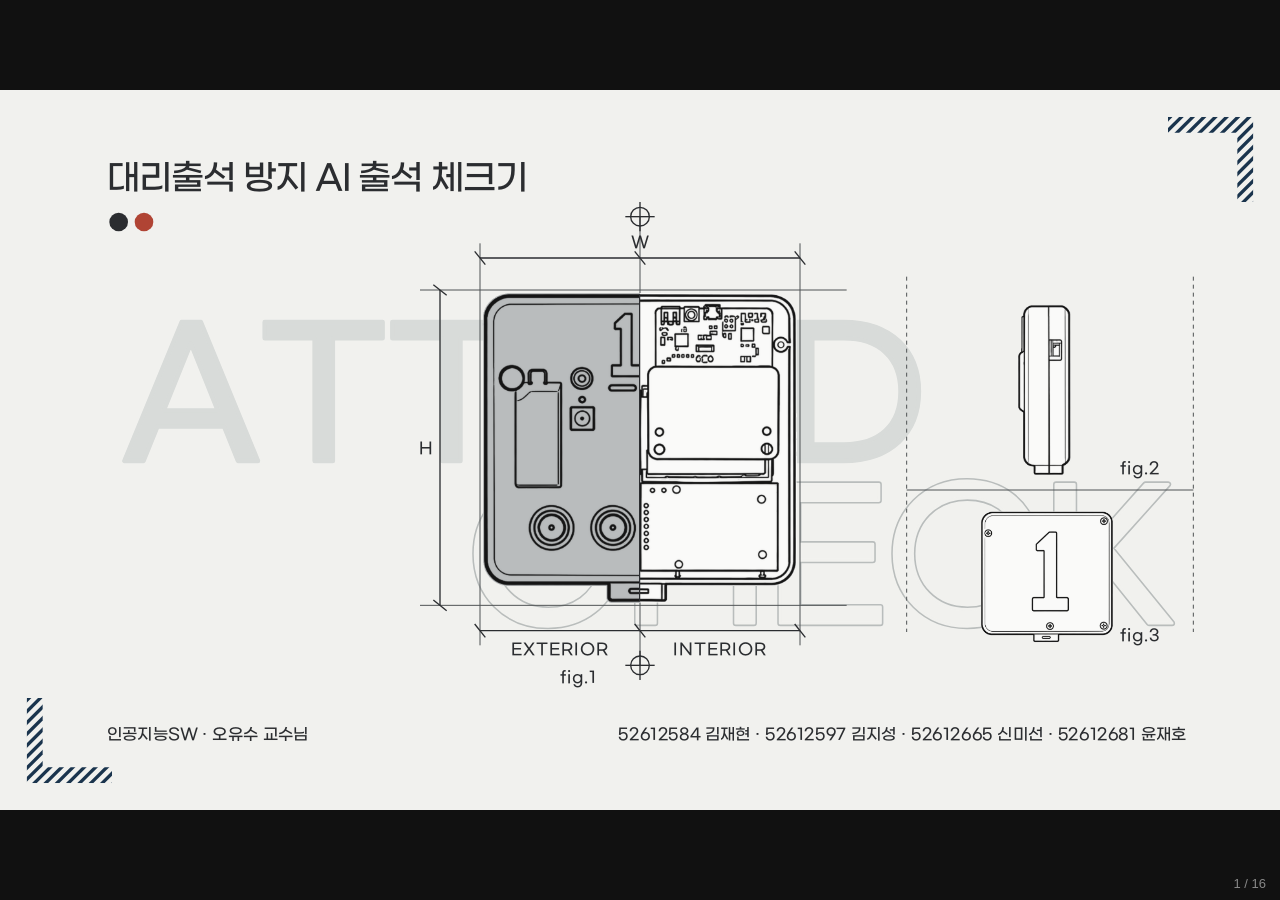
<file: present.html>
<!DOCTYPE html>
<html lang="ko">
<head>
<meta charset="utf-8">
<meta name="viewport" content="width=device-width, initial-scale=1">
<title>대리출석 방지 AI 출석 체크기 (2차)</title>
<link rel="stylesheet" href="https://fonts.googleapis.com/css2?family=JetBrains+Mono:wght@400;600&display=swap">
<meta property="og:type" content="website">
<meta property="og:title" content="대리출석 방지 AI 출석 체크기 | 팀 1조">
<meta property="og:description" content="인공지능SW 팀 1조 발표 자료">
<meta property="og:image" content="https://sinsayz00.github.io/att-figma/images/og-team1-v2.png">
<meta property="og:image:width" content="1200">
<meta property="og:image:height" content="600">
<meta name="twitter:card" content="summary_large_image">
<link rel="stylesheet" href="css/style.css">
<style>
body.mob{gap:14px!important;padding:14px 0!important}
#hint{box-sizing:border-box;display:none;position:sticky;top:0;z-index:20;width:100%;background:#1A344D;color:#fff;font:600 14px/1.4 -apple-system,'Apple SD Gothic Neo','Malgun Gothic',sans-serif;text-align:center;padding:9px 12px}
body.mob.portrait #hint{display:block}
body.pm{background:#111!important;overflow:hidden;height:100vh;height:100dvh;display:block!important;padding:0!important;gap:0!important}
body.pm #hint{display:none!important}
body.pm > section{position:absolute!important;left:50%;top:50%;transform-origin:center center;display:none!important;zoom:1!important}
body.pm > section.on{display:flex!important}
#pg{position:fixed;right:14px;bottom:10px;font:13px/1 Arial,sans-serif;color:#888;z-index:9;user-select:none;display:none}
body.pm #pg{display:block}
body.pm > section{cursor:pointer}
.nb{display:none;position:fixed;bottom:12px;z-index:30;width:52px;height:52px;border-radius:50%;border:0;background:rgba(26,52,77,.82);color:#fff;font:700 26px/52px Arial,sans-serif;text-align:center;padding:0;-webkit-tap-highlight-color:transparent;touch-action:manipulation}
#nbp{left:12px} #nbn{right:12px}
@media (pointer:coarse){ body.pm .nb{display:block} body.pm #pg{bottom:auto;top:10px} }
</style>
</head>
<body>
<section id="cover" data-name="01_cover" class="cover bp">
<svg class="br tr" xmlns="http://www.w3.org/2000/svg" width="128" height="128" viewBox="0 0 128 128"><defs><clipPath id="ctr1"><rect x="0" y="0" width="128" height="24"/><rect x="104" y="0" width="24" height="128"/></clipPath></defs><g clip-path="url(#ctr1)" fill="#1A344D"><polygon points="-144.97056274847714,128 -16.970562748477143,0 -9.899494936611667,0 -137.89949493661166,128"/><polygon points="-128.0,128 0.0,0 7.0710678118654755,0 -120.92893218813452,128"/><polygon points="-111.02943725152286,128 16.970562748477143,0 24.041630560342618,0 -103.95836943965739,128"/><polygon points="-94.05887450304571,128 33.941125496954285,0 41.01219330881976,0 -86.98780669118024,128"/><polygon points="-77.08831175456856,128 50.91168824543143,0 57.9827560572969,0 -70.01724394270309,128"/><polygon points="-60.11774900609143,128 67.88225099390857,0 74.95331880577405,0 -53.046681194225954,128"/><polygon points="-43.147186257614294,128 84.8528137423857,0 91.92388155425118,0 -36.07611844574882,128"/><polygon points="-26.17662350913716,128 101.82337649086284,0 108.89444430272832,0 -19.105555697271683,128"/><polygon points="-9.206060760660023,128 118.79393923933998,0 125.86500705120545,0 -2.1349929487945474,128"/><polygon points="7.764501987817113,128 135.7645019878171,0 142.8355697996826,0 14.835569799682588,128"/><polygon points="24.735064736294248,128 152.73506473629425,0 159.80613254815972,0 31.806132548159724,128"/><polygon points="41.705627484771384,128 169.70562748477138,0 176.77669529663686,0 48.77669529663686,128"/><polygon points="58.67619023324852,128 186.67619023324852,0 193.747258045114,0 65.747258045114,128"/><polygon points="75.64675298172565,128 203.64675298172565,0 210.71782079359113,0 82.71782079359113,128"/><polygon points="92.61731573020279,128 220.6173157302028,0 227.68838354206827,0 99.68838354206827,128"/><polygon points="109.58787847867993,128 237.58787847867993,0 244.6589462905454,0 116.6589462905454,128"/><polygon points="126.55844122715706,128 254.55844122715706,0 261.62950903902254,0 133.62950903902254,128"/><polygon points="143.52900397563423,128 271.5290039756342,0 278.6000717874997,0 150.6000717874997,128"/></g></svg>
<svg class="br bl" xmlns="http://www.w3.org/2000/svg" width="128" height="128" viewBox="0 0 128 128"><defs><clipPath id="cbl2"><rect x="0" y="0" width="24" height="128"/><rect x="0" y="104" width="128" height="24"/></clipPath></defs><g clip-path="url(#cbl2)" fill="#1A344D"><polygon points="-144.97056274847714,128 -16.970562748477143,0 -9.899494936611667,0 -137.89949493661166,128"/><polygon points="-128.0,128 0.0,0 7.0710678118654755,0 -120.92893218813452,128"/><polygon points="-111.02943725152286,128 16.970562748477143,0 24.041630560342618,0 -103.95836943965739,128"/><polygon points="-94.05887450304571,128 33.941125496954285,0 41.01219330881976,0 -86.98780669118024,128"/><polygon points="-77.08831175456856,128 50.91168824543143,0 57.9827560572969,0 -70.01724394270309,128"/><polygon points="-60.11774900609143,128 67.88225099390857,0 74.95331880577405,0 -53.046681194225954,128"/><polygon points="-43.147186257614294,128 84.8528137423857,0 91.92388155425118,0 -36.07611844574882,128"/><polygon points="-26.17662350913716,128 101.82337649086284,0 108.89444430272832,0 -19.105555697271683,128"/><polygon points="-9.206060760660023,128 118.79393923933998,0 125.86500705120545,0 -2.1349929487945474,128"/><polygon points="7.764501987817113,128 135.7645019878171,0 142.8355697996826,0 14.835569799682588,128"/><polygon points="24.735064736294248,128 152.73506473629425,0 159.80613254815972,0 31.806132548159724,128"/><polygon points="41.705627484771384,128 169.70562748477138,0 176.77669529663686,0 48.77669529663686,128"/><polygon points="58.67619023324852,128 186.67619023324852,0 193.747258045114,0 65.747258045114,128"/><polygon points="75.64675298172565,128 203.64675298172565,0 210.71782079359113,0 82.71782079359113,128"/><polygon points="92.61731573020279,128 220.6173157302028,0 227.68838354206827,0 99.68838354206827,128"/><polygon points="109.58787847867993,128 237.58787847867993,0 244.6589462905454,0 116.6589462905454,128"/><polygon points="126.55844122715706,128 254.55844122715706,0 261.62950903902254,0 133.62950903902254,128"/><polygon points="143.52900397563423,128 271.5290039756342,0 278.6000717874997,0 150.6000717874997,128"/></g></svg>
<svg aria-label="ATTEND 배경 글자" viewBox="-43.0 -787.0 4710.0 934.0" width="1225" height="243" style="position:absolute;left:170px;top:330px;width:1225px;height:243px"><path d="M676 83H791L462 -718H351L21 83H131L211 -115H596ZM248 -208 404 -595 559 -208Z M1510 -624V-718H830V-624H1118V83H1223V-624Z M2246 -624V-718H1566V-624H1854V83H1959V-624Z M2350 -718V83H2928V-10H2455V-280H2884V-373H2455V-625H2919V-718Z M3043 -718V83H3148V-546L3633 78H3732V-723H3626V-94L3141 -718Z M3883 -718V83H4167C4443 83 4603 -78 4603 -317C4603 -556 4443 -718 4167 -718ZM4170 -12H3988V-624H4170C4373 -624 4497 -512 4497 -317C4497 -122 4373 -12 4170 -12Z" fill="#D8DBD9" stroke="#D8DBD9" stroke-width="26" stroke-linejoin="round"/></svg>
<svg aria-label="CHECK 배경 글자" viewBox="-13.0 -801.0 4151.0 966.0" width="1079" height="251" style="position:absolute;left:696px;top:570px;width:1079px;height:251px"><path d="M471 101C683 101 836 -31 871 -198H764C735 -84 623 4 473 4C290 4 156 -131 156 -318C156 -506 289 -640 473 -640C619 -640 722 -562 756 -449H863C821 -617 678 -737 471 -737C229 -737 51 -560 51 -318C51 -76 229 101 471 101Z M1555 -718V-375H1090V-718H985V83H1090V-279H1555V83H1660V-718Z M1812 -718V83H2390V-10H1917V-280H2346V-373H1917V-625H2381V-718Z M2890 101C3102 101 3255 -31 3290 -198H3183C3154 -84 3042 4 2892 4C2709 4 2575 -131 2575 -318C2575 -506 2708 -640 2892 -640C3038 -640 3141 -562 3175 -449H3282C3240 -617 3097 -737 2890 -737C2648 -737 2470 -560 2470 -318C2470 -76 2648 101 2890 101Z M3940 83H4074L3721 -350L4051 -718H3920L3509 -256V-718H3404V83H3509V-114L3653 -274Z" fill="#B9BDBC" stroke="#B9BDBC" stroke-width="35" stroke-linejoin="round"/><path d="M471 101C683 101 836 -31 871 -198H764C735 -84 623 4 473 4C290 4 156 -131 156 -318C156 -506 289 -640 473 -640C619 -640 722 -562 756 -449H863C821 -617 678 -737 471 -737C229 -737 51 -560 51 -318C51 -76 229 101 471 101Z M1555 -718V-375H1090V-718H985V83H1090V-279H1555V83H1660V-718Z M1812 -718V83H2390V-10H1917V-280H2346V-373H1917V-625H2381V-718Z M2890 101C3102 101 3255 -31 3290 -198H3183C3154 -84 3042 4 2892 4C2709 4 2575 -131 2575 -318C2575 -506 2708 -640 2892 -640C3038 -640 3141 -562 3175 -449H3282C3240 -617 3097 -737 2890 -737C2648 -737 2470 -560 2470 -318C2470 -76 2648 101 2890 101Z M3940 83H4074L3721 -350L4051 -718H3920L3509 -256V-718H3404V83H3509V-114L3653 -274Z" fill="#F1F1EE" stroke="#F1F1EE" stroke-width="17" stroke-linejoin="round"/></svg>
<p class="bpt" style="left:160px;top:108px;width:1500px;font-size:52px">대리출석 방지 AI 출석 체크기</p>
<div class="dots" style="left:164px;top:184px"><div class="d1"></div><div class="d2" style="background:#B04434"></div></div>
<svg aria-label="도면 치수선과 보조선" viewBox="0 0 1920 1080" width="1920" height="1080" style="position:absolute;left:0;top:0;width:1920px;height:1080px">
<line x1="630" y1="300" x2="1270" y2="300" stroke="#4F5254" stroke-width="1.5" fill="none"/>
<line x1="630" y1="773" x2="1270" y2="773" stroke="#4F5254" stroke-width="1.5" fill="none"/>
<line x1="720" y1="230" x2="720" y2="833" stroke="#4F5254" stroke-width="1.5" fill="none"/>
<line x1="1200" y1="230" x2="1200" y2="833" stroke="#4F5254" stroke-width="1.5" fill="none"/>
<line x1="960" y1="190" x2="960" y2="863" stroke="#4F5254" stroke-width="1.5" fill="none"/>
<line x1="720" y1="252" x2="1200" y2="252" stroke="#2B2D30" stroke-width="2" fill="none"/><line x1="712" y1="242" x2="728" y2="262" stroke="#2B2D30" stroke-width="2" fill="none"/><line x1="1192" y1="242" x2="1208" y2="262" stroke="#2B2D30" stroke-width="2" fill="none"/><line x1="952" y1="242" x2="968" y2="262" stroke="#2B2D30" stroke-width="2" fill="none"/>
<line x1="660" y1="300" x2="660" y2="773" stroke="#2B2D30" stroke-width="2" fill="none"/><line x1="650" y1="292" x2="670" y2="308" stroke="#2B2D30" stroke-width="2" fill="none"/><line x1="650" y1="765" x2="670" y2="781" stroke="#2B2D30" stroke-width="2" fill="none"/>
<line x1="720" y1="811" x2="1200" y2="811" stroke="#2B2D30" stroke-width="2" fill="none"/><line x1="712" y1="801" x2="728" y2="821" stroke="#2B2D30" stroke-width="2" fill="none"/><line x1="952" y1="801" x2="968" y2="821" stroke="#2B2D30" stroke-width="2" fill="none"/><line x1="1192" y1="801" x2="1208" y2="821" stroke="#2B2D30" stroke-width="2" fill="none"/>
<circle cx="960" cy="190" r="14" stroke="#2B2D30" stroke-width="2" fill="none"/><line x1="938" y1="190" x2="982" y2="190" stroke="#2B2D30" stroke-width="2" fill="none"/><line x1="960" y1="168" x2="960" y2="212" stroke="#2B2D30" stroke-width="2" fill="none"/>
<circle cx="960" cy="863" r="14" stroke="#2B2D30" stroke-width="2" fill="none"/><line x1="938" y1="863" x2="982" y2="863" stroke="#2B2D30" stroke-width="2" fill="none"/><line x1="960" y1="841" x2="960" y2="885" stroke="#2B2D30" stroke-width="2" fill="none"/>
<line x1="1360" y1="280" x2="1360" y2="813" stroke="#4F5254" stroke-width="1.5" stroke-dasharray="6 6"/>
<line x1="1790" y1="280" x2="1790" y2="813" stroke="#4F5254" stroke-width="1.5" stroke-dasharray="6 6"/>
<line x1="1360" y1="600" x2="1790" y2="600" stroke="#4F5254" stroke-width="1.5" fill="none"/>
</svg>
<img src="images/img_01.png" alt="제품 정면 도면: 왼쪽 절반은 외관, 오른쪽 절반은 내부 구성" style="position:absolute;left:720px;top:300px;width:480px;height:473px;object-fit:contain">
<p class="bpl" style="left:720px;top:821px;width:240px;text-align:center">EXTERIOR</p>
<p class="bpl" style="left:960px;top:821px;width:240px;text-align:center">INTERIOR</p>
<p class="bpl" style="left:840px;top:863px;width:120px">fig.1</p>
<p class="bpl" style="left:560px;top:520px;width:90px;text-align:right">H</p>
<p class="bpl" style="left:920px;top:210px;width:80px;text-align:center">W</p>
<img class="spin1" src="images/img_02.png" alt="측면 도면" style="position:absolute;left:1520px;top:320px;width:92px;height:260px;object-fit:contain">
<p class="bpl" style="left:1680px;top:550px;width:100px">fig.2</p>
<img class="spinA" src="images/img_03.png" alt="후면 도면" style="position:absolute;left:1460px;top:630px;width:220px;height:200px;object-fit:contain">
<p class="bpl" style="left:1680px;top:800px;width:100px">fig.3</p>
<div class="bpc" style="left:160px;top:950px;width:500px"><p class="b">인공지능SW · 오유수 교수님</p></div>
<div class="bpc r" style="left:680px;top:950px;width:1100px"><p class="b">52612584 김재현 · 52612597 김지성 · 52612665 신미선 · 52612681 윤재호</p></div>
</section>

<section id="toc" data-name="02_toc">
<svg class="br tr" xmlns="http://www.w3.org/2000/svg" width="128" height="128" viewBox="0 0 128 128"><defs><clipPath id="ctr3"><rect x="0" y="0" width="128" height="24"/><rect x="104" y="0" width="24" height="128"/></clipPath></defs><g clip-path="url(#ctr3)" fill="#1A344D"><polygon points="-144.97056274847714,128 -16.970562748477143,0 -9.899494936611667,0 -137.89949493661166,128"/><polygon points="-128.0,128 0.0,0 7.0710678118654755,0 -120.92893218813452,128"/><polygon points="-111.02943725152286,128 16.970562748477143,0 24.041630560342618,0 -103.95836943965739,128"/><polygon points="-94.05887450304571,128 33.941125496954285,0 41.01219330881976,0 -86.98780669118024,128"/><polygon points="-77.08831175456856,128 50.91168824543143,0 57.9827560572969,0 -70.01724394270309,128"/><polygon points="-60.11774900609143,128 67.88225099390857,0 74.95331880577405,0 -53.046681194225954,128"/><polygon points="-43.147186257614294,128 84.8528137423857,0 91.92388155425118,0 -36.07611844574882,128"/><polygon points="-26.17662350913716,128 101.82337649086284,0 108.89444430272832,0 -19.105555697271683,128"/><polygon points="-9.206060760660023,128 118.79393923933998,0 125.86500705120545,0 -2.1349929487945474,128"/><polygon points="7.764501987817113,128 135.7645019878171,0 142.8355697996826,0 14.835569799682588,128"/><polygon points="24.735064736294248,128 152.73506473629425,0 159.80613254815972,0 31.806132548159724,128"/><polygon points="41.705627484771384,128 169.70562748477138,0 176.77669529663686,0 48.77669529663686,128"/><polygon points="58.67619023324852,128 186.67619023324852,0 193.747258045114,0 65.747258045114,128"/><polygon points="75.64675298172565,128 203.64675298172565,0 210.71782079359113,0 82.71782079359113,128"/><polygon points="92.61731573020279,128 220.6173157302028,0 227.68838354206827,0 99.68838354206827,128"/><polygon points="109.58787847867993,128 237.58787847867993,0 244.6589462905454,0 116.6589462905454,128"/><polygon points="126.55844122715706,128 254.55844122715706,0 261.62950903902254,0 133.62950903902254,128"/><polygon points="143.52900397563423,128 271.5290039756342,0 278.6000717874997,0 150.6000717874997,128"/></g></svg>
<svg class="br bl" xmlns="http://www.w3.org/2000/svg" width="128" height="128" viewBox="0 0 128 128"><defs><clipPath id="cbl4"><rect x="0" y="0" width="24" height="128"/><rect x="0" y="104" width="128" height="24"/></clipPath></defs><g clip-path="url(#cbl4)" fill="#1A344D"><polygon points="-144.97056274847714,128 -16.970562748477143,0 -9.899494936611667,0 -137.89949493661166,128"/><polygon points="-128.0,128 0.0,0 7.0710678118654755,0 -120.92893218813452,128"/><polygon points="-111.02943725152286,128 16.970562748477143,0 24.041630560342618,0 -103.95836943965739,128"/><polygon points="-94.05887450304571,128 33.941125496954285,0 41.01219330881976,0 -86.98780669118024,128"/><polygon points="-77.08831175456856,128 50.91168824543143,0 57.9827560572969,0 -70.01724394270309,128"/><polygon points="-60.11774900609143,128 67.88225099390857,0 74.95331880577405,0 -53.046681194225954,128"/><polygon points="-43.147186257614294,128 84.8528137423857,0 91.92388155425118,0 -36.07611844574882,128"/><polygon points="-26.17662350913716,128 101.82337649086284,0 108.89444430272832,0 -19.105555697271683,128"/><polygon points="-9.206060760660023,128 118.79393923933998,0 125.86500705120545,0 -2.1349929487945474,128"/><polygon points="7.764501987817113,128 135.7645019878171,0 142.8355697996826,0 14.835569799682588,128"/><polygon points="24.735064736294248,128 152.73506473629425,0 159.80613254815972,0 31.806132548159724,128"/><polygon points="41.705627484771384,128 169.70562748477138,0 176.77669529663686,0 48.77669529663686,128"/><polygon points="58.67619023324852,128 186.67619023324852,0 193.747258045114,0 65.747258045114,128"/><polygon points="75.64675298172565,128 203.64675298172565,0 210.71782079359113,0 82.71782079359113,128"/><polygon points="92.61731573020279,128 220.6173157302028,0 227.68838354206827,0 99.68838354206827,128"/><polygon points="109.58787847867993,128 237.58787847867993,0 244.6589462905454,0 116.6589462905454,128"/><polygon points="126.55844122715706,128 254.55844122715706,0 261.62950903902254,0 133.62950903902254,128"/><polygon points="143.52900397563423,128 271.5290039756342,0 278.6000717874997,0 150.6000717874997,128"/></g></svg>
<p class="side">AI ATTENDANCE</p>
<p class="footer">대리출석 방지 AI 출석 체크기</p>
<div class="hd"><span class="no">00</span><span class="en">CONTENTS</span></div>
<p class="ko">목차</p>
<div class="tocl">
<div class="tr2" style="border-top:3px solid #2B2D30;"><p class="tn">01</p><h3>프로젝트 개요</h3><p class="sub">팀 구성과 일정, 문제와 해결 방향</p></div>
<div class="tr2" style="border-top:2px solid #D2D4D3;"><p class="tn">02</p><h3>시스템 구성</h3><p class="sub">보드 역할 분담과 하드웨어 배선</p></div>
<div class="tr2" style="border-top:2px solid #D2D4D3;"><p class="tn">03</p><h3>출석 판정</h3><p class="sub">5단계 판정 흐름과 사진 위조 대응</p></div>
<div class="tr2" style="border-top:2px solid #D2D4D3;"><p class="tn">04</p><h3>통신과 기록</h3><p class="sub">UART 메시지와 ESP32 기록·관리</p></div>
<div class="tr2" style="border-top:2px solid #D2D4D3;border-bottom:2px solid #D2D4D3;"><p class="tn">05</p><h3>결과와 계획</h3><p class="sub">시제품, 성능 평가, 남은 과제</p></div>
</div>
</section>

<section id="team" data-name="03_team">
<svg class="br tr" xmlns="http://www.w3.org/2000/svg" width="128" height="128" viewBox="0 0 128 128"><defs><clipPath id="ctr5"><rect x="0" y="0" width="128" height="24"/><rect x="104" y="0" width="24" height="128"/></clipPath></defs><g clip-path="url(#ctr5)" fill="#1A344D"><polygon points="-144.97056274847714,128 -16.970562748477143,0 -9.899494936611667,0 -137.89949493661166,128"/><polygon points="-128.0,128 0.0,0 7.0710678118654755,0 -120.92893218813452,128"/><polygon points="-111.02943725152286,128 16.970562748477143,0 24.041630560342618,0 -103.95836943965739,128"/><polygon points="-94.05887450304571,128 33.941125496954285,0 41.01219330881976,0 -86.98780669118024,128"/><polygon points="-77.08831175456856,128 50.91168824543143,0 57.9827560572969,0 -70.01724394270309,128"/><polygon points="-60.11774900609143,128 67.88225099390857,0 74.95331880577405,0 -53.046681194225954,128"/><polygon points="-43.147186257614294,128 84.8528137423857,0 91.92388155425118,0 -36.07611844574882,128"/><polygon points="-26.17662350913716,128 101.82337649086284,0 108.89444430272832,0 -19.105555697271683,128"/><polygon points="-9.206060760660023,128 118.79393923933998,0 125.86500705120545,0 -2.1349929487945474,128"/><polygon points="7.764501987817113,128 135.7645019878171,0 142.8355697996826,0 14.835569799682588,128"/><polygon points="24.735064736294248,128 152.73506473629425,0 159.80613254815972,0 31.806132548159724,128"/><polygon points="41.705627484771384,128 169.70562748477138,0 176.77669529663686,0 48.77669529663686,128"/><polygon points="58.67619023324852,128 186.67619023324852,0 193.747258045114,0 65.747258045114,128"/><polygon points="75.64675298172565,128 203.64675298172565,0 210.71782079359113,0 82.71782079359113,128"/><polygon points="92.61731573020279,128 220.6173157302028,0 227.68838354206827,0 99.68838354206827,128"/><polygon points="109.58787847867993,128 237.58787847867993,0 244.6589462905454,0 116.6589462905454,128"/><polygon points="126.55844122715706,128 254.55844122715706,0 261.62950903902254,0 133.62950903902254,128"/><polygon points="143.52900397563423,128 271.5290039756342,0 278.6000717874997,0 150.6000717874997,128"/></g></svg>
<svg class="br bl" xmlns="http://www.w3.org/2000/svg" width="128" height="128" viewBox="0 0 128 128"><defs><clipPath id="cbl6"><rect x="0" y="0" width="24" height="128"/><rect x="0" y="104" width="128" height="24"/></clipPath></defs><g clip-path="url(#cbl6)" fill="#1A344D"><polygon points="-144.97056274847714,128 -16.970562748477143,0 -9.899494936611667,0 -137.89949493661166,128"/><polygon points="-128.0,128 0.0,0 7.0710678118654755,0 -120.92893218813452,128"/><polygon points="-111.02943725152286,128 16.970562748477143,0 24.041630560342618,0 -103.95836943965739,128"/><polygon points="-94.05887450304571,128 33.941125496954285,0 41.01219330881976,0 -86.98780669118024,128"/><polygon points="-77.08831175456856,128 50.91168824543143,0 57.9827560572969,0 -70.01724394270309,128"/><polygon points="-60.11774900609143,128 67.88225099390857,0 74.95331880577405,0 -53.046681194225954,128"/><polygon points="-43.147186257614294,128 84.8528137423857,0 91.92388155425118,0 -36.07611844574882,128"/><polygon points="-26.17662350913716,128 101.82337649086284,0 108.89444430272832,0 -19.105555697271683,128"/><polygon points="-9.206060760660023,128 118.79393923933998,0 125.86500705120545,0 -2.1349929487945474,128"/><polygon points="7.764501987817113,128 135.7645019878171,0 142.8355697996826,0 14.835569799682588,128"/><polygon points="24.735064736294248,128 152.73506473629425,0 159.80613254815972,0 31.806132548159724,128"/><polygon points="41.705627484771384,128 169.70562748477138,0 176.77669529663686,0 48.77669529663686,128"/><polygon points="58.67619023324852,128 186.67619023324852,0 193.747258045114,0 65.747258045114,128"/><polygon points="75.64675298172565,128 203.64675298172565,0 210.71782079359113,0 82.71782079359113,128"/><polygon points="92.61731573020279,128 220.6173157302028,0 227.68838354206827,0 99.68838354206827,128"/><polygon points="109.58787847867993,128 237.58787847867993,0 244.6589462905454,0 116.6589462905454,128"/><polygon points="126.55844122715706,128 254.55844122715706,0 261.62950903902254,0 133.62950903902254,128"/><polygon points="143.52900397563423,128 271.5290039756342,0 278.6000717874997,0 150.6000717874997,128"/></g></svg>
<p class="side">AI ATTENDANCE</p>
<p class="footer">대리출석 방지 AI 출석 체크기</p>
<div class="hd"><span class="no">01</span><span class="en">OVERVIEW</span></div>
<div class="kh"><p class="tag">프로젝트 개요</p><p class="kt">팀 구성과 제작 일정</p></div>
<div class="sched">
<div class="sr sh"><div class="sc c"><p>기간</p></div><div class="sc c"><p>단계</p></div><div class="sc c"><p>내용</p></div><div class="sc c"><p>담당</p></div></div>
<div class="sr"><div class="sc"><p class="d">11.16 ~ 11.21</p></div><div class="sc"><p class="s">프로젝트 기획 및 주제 확정</p></div><div class="sc"><p class="x">후보 주제 5개 · 대리출석 방지 AI 출석 체크기</p></div><div class="sc c"><p class="w" style="background:#1A344D;color:#FFFFFF">팀 전체</p></div></div>
<div class="sr"><div class="sc"><p class="d">11.22 ~ 11.24</p></div><div class="sc"><p class="s">외형 제작</p></div><div class="sc"><p class="x">외형 3D 설계 · 블랙 색상 출력</p></div><div class="sc c"><p class="w" style="background:#B04434;color:#FFFFFF">김재현</p></div></div>
<div class="sr"><div class="sc"><p class="d">11.23 ~ 11.25</p></div><div class="sc"><p class="s">코딩과 조립</p></div><div class="sc"><p class="x">micro:bit · ESP32-S3 펌웨어</p></div><div class="sc c"><p class="w" style="background:#B04434;color:#FFFFFF">김지성</p></div></div>
<div class="sr"><div class="sc"><p class="d">11.25</p></div><div class="sc"><p class="s">1차 검증</p></div><div class="sc"><p class="x">USB 테스트 모드로 판정 흐름 확인</p></div><div class="sc c"><p class="w" style="background:#1A344D;color:#FFFFFF">팀 전체</p></div></div>
<div class="sr"><div class="sc"><p class="d">11.26 ~ 11.27</p></div><div class="sc"><p class="s">발표 자료 · 시각화</p></div><div class="sc"><p class="x">발표 자료 작성 · 3D 모델 선화 · 웹 3D 뷰어</p></div><div class="sc c"><p class="w" style="background:#B04434;color:#FFFFFF">신미선</p></div></div>
<div class="sr"><div class="sc"><p class="d">11.28</p></div><div class="sc"><p class="s">발표</p></div><div class="sc"><p class="x">최종 발표, 질의응답 대응</p></div><div class="sc c"><p class="w" style="background:#B04434;color:#FFFFFF">윤재호</p></div></div>
</div>
</section>

<section id="problem" data-name="04_problem">
<svg class="br tr" xmlns="http://www.w3.org/2000/svg" width="128" height="128" viewBox="0 0 128 128"><defs><clipPath id="ctr7"><rect x="0" y="0" width="128" height="24"/><rect x="104" y="0" width="24" height="128"/></clipPath></defs><g clip-path="url(#ctr7)" fill="#1A344D"><polygon points="-144.97056274847714,128 -16.970562748477143,0 -9.899494936611667,0 -137.89949493661166,128"/><polygon points="-128.0,128 0.0,0 7.0710678118654755,0 -120.92893218813452,128"/><polygon points="-111.02943725152286,128 16.970562748477143,0 24.041630560342618,0 -103.95836943965739,128"/><polygon points="-94.05887450304571,128 33.941125496954285,0 41.01219330881976,0 -86.98780669118024,128"/><polygon points="-77.08831175456856,128 50.91168824543143,0 57.9827560572969,0 -70.01724394270309,128"/><polygon points="-60.11774900609143,128 67.88225099390857,0 74.95331880577405,0 -53.046681194225954,128"/><polygon points="-43.147186257614294,128 84.8528137423857,0 91.92388155425118,0 -36.07611844574882,128"/><polygon points="-26.17662350913716,128 101.82337649086284,0 108.89444430272832,0 -19.105555697271683,128"/><polygon points="-9.206060760660023,128 118.79393923933998,0 125.86500705120545,0 -2.1349929487945474,128"/><polygon points="7.764501987817113,128 135.7645019878171,0 142.8355697996826,0 14.835569799682588,128"/><polygon points="24.735064736294248,128 152.73506473629425,0 159.80613254815972,0 31.806132548159724,128"/><polygon points="41.705627484771384,128 169.70562748477138,0 176.77669529663686,0 48.77669529663686,128"/><polygon points="58.67619023324852,128 186.67619023324852,0 193.747258045114,0 65.747258045114,128"/><polygon points="75.64675298172565,128 203.64675298172565,0 210.71782079359113,0 82.71782079359113,128"/><polygon points="92.61731573020279,128 220.6173157302028,0 227.68838354206827,0 99.68838354206827,128"/><polygon points="109.58787847867993,128 237.58787847867993,0 244.6589462905454,0 116.6589462905454,128"/><polygon points="126.55844122715706,128 254.55844122715706,0 261.62950903902254,0 133.62950903902254,128"/><polygon points="143.52900397563423,128 271.5290039756342,0 278.6000717874997,0 150.6000717874997,128"/></g></svg>
<svg class="br bl" xmlns="http://www.w3.org/2000/svg" width="128" height="128" viewBox="0 0 128 128"><defs><clipPath id="cbl8"><rect x="0" y="0" width="24" height="128"/><rect x="0" y="104" width="128" height="24"/></clipPath></defs><g clip-path="url(#cbl8)" fill="#1A344D"><polygon points="-144.97056274847714,128 -16.970562748477143,0 -9.899494936611667,0 -137.89949493661166,128"/><polygon points="-128.0,128 0.0,0 7.0710678118654755,0 -120.92893218813452,128"/><polygon points="-111.02943725152286,128 16.970562748477143,0 24.041630560342618,0 -103.95836943965739,128"/><polygon points="-94.05887450304571,128 33.941125496954285,0 41.01219330881976,0 -86.98780669118024,128"/><polygon points="-77.08831175456856,128 50.91168824543143,0 57.9827560572969,0 -70.01724394270309,128"/><polygon points="-60.11774900609143,128 67.88225099390857,0 74.95331880577405,0 -53.046681194225954,128"/><polygon points="-43.147186257614294,128 84.8528137423857,0 91.92388155425118,0 -36.07611844574882,128"/><polygon points="-26.17662350913716,128 101.82337649086284,0 108.89444430272832,0 -19.105555697271683,128"/><polygon points="-9.206060760660023,128 118.79393923933998,0 125.86500705120545,0 -2.1349929487945474,128"/><polygon points="7.764501987817113,128 135.7645019878171,0 142.8355697996826,0 14.835569799682588,128"/><polygon points="24.735064736294248,128 152.73506473629425,0 159.80613254815972,0 31.806132548159724,128"/><polygon points="41.705627484771384,128 169.70562748477138,0 176.77669529663686,0 48.77669529663686,128"/><polygon points="58.67619023324852,128 186.67619023324852,0 193.747258045114,0 65.747258045114,128"/><polygon points="75.64675298172565,128 203.64675298172565,0 210.71782079359113,0 82.71782079359113,128"/><polygon points="92.61731573020279,128 220.6173157302028,0 227.68838354206827,0 99.68838354206827,128"/><polygon points="109.58787847867993,128 237.58787847867993,0 244.6589462905454,0 116.6589462905454,128"/><polygon points="126.55844122715706,128 254.55844122715706,0 261.62950903902254,0 133.62950903902254,128"/><polygon points="143.52900397563423,128 271.5290039756342,0 278.6000717874997,0 150.6000717874997,128"/></g></svg>
<p class="side">AI ATTENDANCE</p>
<p class="footer">대리출석 방지 AI 출석 체크기</p>
<div class="hd"><span class="no">01</span><span class="en">OVERVIEW</span></div>
<div class="kh"><p class="tag">프로젝트 개요</p><p class="kt">문제와 해결 방향</p></div>
<p style="font-size:30px;font-weight:700;color:#2B2D30;margin:-12px 0 32px">카드 한 장, 사진 한 장으로는 통과할 수 없게</p>
<div class="split" style="height:520px">
<div class="gap-note" style="display:flex;flex-direction:column;justify-content:center;padding:36px 28px">
<h3>기존 방식의 빈틈</h3>
<div class="nlist">
<div class="ni"><p class="n">01</p><p class="lead" style="font-size:24px">학생증만 찍는 방식은 친구 카드로 대리출석이 가능</p></div>
<div class="ni"><p class="n">02</p><p class="lead" style="font-size:24px">얼굴 인식만 쓰면 휴대폰 사진이나 화면으로 통과</p></div>
<div class="ni"><p class="n">03</p><p class="lead" style="font-size:24px;white-space:nowrap">허스키렌즈 혼자서는 실제 얼굴과 사진을 구분하지 못함</p></div>
</div>
</div>
<div class="col" style="gap:16px">
<h3 style="margin:0">해결: 네 가지를 차례로 확인</h3>
<div class="grid2" style="flex:1">
<div class="card"><div class="ic"><svg aria-label="카드 아이콘" viewBox="0 0 32 32" width="38" height="38" fill="none" stroke="#FFFFFF" stroke-width="2.2" stroke-linecap="round" stroke-linejoin="round"><rect x="4" y="8" width="24" height="17" rx="2.5"/><line x1="4" y1="13.5" x2="28" y2="13.5"/><line x1="8" y1="20" x2="14" y2="20"/></svg></div><h3>카드</h3><p class="sub">등록된 학생증인가</p></div>
<div class="card"><div class="ic"><svg aria-label="얼굴 아이콘" viewBox="0 0 32 32" width="38" height="38" fill="none" stroke="#FFFFFF" stroke-width="2.2" stroke-linecap="round" stroke-linejoin="round"><circle cx="16" cy="11" r="5.5"/><path d="M6 27 Q6 18.5 16 18.5 Q26 18.5 26 27"/></svg></div><h3>얼굴</h3><p class="sub">학생증과 일치하는 사람인가</p></div>
<div class="card tint"><div class="ic"><svg aria-label="얼굴 크기 아이콘" viewBox="0 0 32 32" width="38" height="38" fill="none" stroke="#FFFFFF" stroke-width="2.2" stroke-linecap="round" stroke-linejoin="round"><rect x="7" y="7" width="18" height="18" rx="2"/><polyline points="3,11 3,3 11,3"/><polyline points="21,3 29,3 29,11"/><polyline points="29,21 29,29 21,29"/><polyline points="11,29 3,29 3,21"/></svg></div><h3>얼굴 크기</h3><p class="sub">실제 얼굴 크기인가</p></div>
<div class="card tint"><div class="ic"><svg aria-label="피부 온도 아이콘" viewBox="0 0 32 32" width="38" height="38" fill="none" stroke="#FFFFFF" stroke-width="2.2" stroke-linecap="round" stroke-linejoin="round"><path d="M13 19 V7 a3 3 0 0 1 6 0 V19 a6 6 0 1 1 -6 0 Z"/><line x1="16" y1="12" x2="16" y2="22"/></svg></div><h3>피부 온도</h3><p class="sub">사람 피부 온도인가</p></div>
</div>
</div>
</div>
</section>

<section id="system" data-name="05_system">
<svg class="br tr" xmlns="http://www.w3.org/2000/svg" width="128" height="128" viewBox="0 0 128 128"><defs><clipPath id="ctr9"><rect x="0" y="0" width="128" height="24"/><rect x="104" y="0" width="24" height="128"/></clipPath></defs><g clip-path="url(#ctr9)" fill="#1A344D"><polygon points="-144.97056274847714,128 -16.970562748477143,0 -9.899494936611667,0 -137.89949493661166,128"/><polygon points="-128.0,128 0.0,0 7.0710678118654755,0 -120.92893218813452,128"/><polygon points="-111.02943725152286,128 16.970562748477143,0 24.041630560342618,0 -103.95836943965739,128"/><polygon points="-94.05887450304571,128 33.941125496954285,0 41.01219330881976,0 -86.98780669118024,128"/><polygon points="-77.08831175456856,128 50.91168824543143,0 57.9827560572969,0 -70.01724394270309,128"/><polygon points="-60.11774900609143,128 67.88225099390857,0 74.95331880577405,0 -53.046681194225954,128"/><polygon points="-43.147186257614294,128 84.8528137423857,0 91.92388155425118,0 -36.07611844574882,128"/><polygon points="-26.17662350913716,128 101.82337649086284,0 108.89444430272832,0 -19.105555697271683,128"/><polygon points="-9.206060760660023,128 118.79393923933998,0 125.86500705120545,0 -2.1349929487945474,128"/><polygon points="7.764501987817113,128 135.7645019878171,0 142.8355697996826,0 14.835569799682588,128"/><polygon points="24.735064736294248,128 152.73506473629425,0 159.80613254815972,0 31.806132548159724,128"/><polygon points="41.705627484771384,128 169.70562748477138,0 176.77669529663686,0 48.77669529663686,128"/><polygon points="58.67619023324852,128 186.67619023324852,0 193.747258045114,0 65.747258045114,128"/><polygon points="75.64675298172565,128 203.64675298172565,0 210.71782079359113,0 82.71782079359113,128"/><polygon points="92.61731573020279,128 220.6173157302028,0 227.68838354206827,0 99.68838354206827,128"/><polygon points="109.58787847867993,128 237.58787847867993,0 244.6589462905454,0 116.6589462905454,128"/><polygon points="126.55844122715706,128 254.55844122715706,0 261.62950903902254,0 133.62950903902254,128"/><polygon points="143.52900397563423,128 271.5290039756342,0 278.6000717874997,0 150.6000717874997,128"/></g></svg>
<svg class="br bl" xmlns="http://www.w3.org/2000/svg" width="128" height="128" viewBox="0 0 128 128"><defs><clipPath id="cbl10"><rect x="0" y="0" width="24" height="128"/><rect x="0" y="104" width="128" height="24"/></clipPath></defs><g clip-path="url(#cbl10)" fill="#1A344D"><polygon points="-144.97056274847714,128 -16.970562748477143,0 -9.899494936611667,0 -137.89949493661166,128"/><polygon points="-128.0,128 0.0,0 7.0710678118654755,0 -120.92893218813452,128"/><polygon points="-111.02943725152286,128 16.970562748477143,0 24.041630560342618,0 -103.95836943965739,128"/><polygon points="-94.05887450304571,128 33.941125496954285,0 41.01219330881976,0 -86.98780669118024,128"/><polygon points="-77.08831175456856,128 50.91168824543143,0 57.9827560572969,0 -70.01724394270309,128"/><polygon points="-60.11774900609143,128 67.88225099390857,0 74.95331880577405,0 -53.046681194225954,128"/><polygon points="-43.147186257614294,128 84.8528137423857,0 91.92388155425118,0 -36.07611844574882,128"/><polygon points="-26.17662350913716,128 101.82337649086284,0 108.89444430272832,0 -19.105555697271683,128"/><polygon points="-9.206060760660023,128 118.79393923933998,0 125.86500705120545,0 -2.1349929487945474,128"/><polygon points="7.764501987817113,128 135.7645019878171,0 142.8355697996826,0 14.835569799682588,128"/><polygon points="24.735064736294248,128 152.73506473629425,0 159.80613254815972,0 31.806132548159724,128"/><polygon points="41.705627484771384,128 169.70562748477138,0 176.77669529663686,0 48.77669529663686,128"/><polygon points="58.67619023324852,128 186.67619023324852,0 193.747258045114,0 65.747258045114,128"/><polygon points="75.64675298172565,128 203.64675298172565,0 210.71782079359113,0 82.71782079359113,128"/><polygon points="92.61731573020279,128 220.6173157302028,0 227.68838354206827,0 99.68838354206827,128"/><polygon points="109.58787847867993,128 237.58787847867993,0 244.6589462905454,0 116.6589462905454,128"/><polygon points="126.55844122715706,128 254.55844122715706,0 261.62950903902254,0 133.62950903902254,128"/><polygon points="143.52900397563423,128 271.5290039756342,0 278.6000717874997,0 150.6000717874997,128"/></g></svg>
<p class="side">AI ATTENDANCE</p>
<p class="footer">대리출석 방지 AI 출석 체크기</p>
<div class="hd"><span class="no">02</span><span class="en">SYSTEM</span></div>
<div class="kh"><p class="tag">시스템 구성</p><p class="kt">판단은 micro:bit, 기록은 ESP32</p></div>
<div class="bd" style="height:500px">
<div class="sensors" style="width:350px">
<p style="font-size:24px;font-weight:700;color:#2B2D30">센서 · micro:bit에 연결</p>
<div class="s" style="flex:1"><p><b>RC522</b> 카드</p><p class="bus">SPI</p></div>
<div class="s" style="flex:1"><p><b>HuskyLens</b> 얼굴</p><p class="bus">I2C</p></div>
<div class="s" style="flex:1"><p><b>MLX90614</b> 온도</p><p class="bus">I2C</p></div>
<div class="s" style="flex:1"><p><b>초음파</b> 거리</p><p class="bus">GPIO</p></div>
</div>
<div class="link" style="width:70px"><svg aria-label="오른쪽 화살표" viewBox="0 0 60 20" width="60" height="20" style="width:60px;height:20px"><line x1="2" y1="10" x2="56" y2="10" stroke="#2B2D30" stroke-width="2"/><polyline points="48,3 57,10 48,17" fill="none" stroke="#2B2D30" stroke-width="2"/></svg></div>
<div class="mcu" style="width:300px;padding:44px 32px">
<p class="eyebrow" style="color:#FFFFFF">판단부</p>
<h3>micro:bit V2</h3>
<p style="line-height:1.55"><b style="color:#D9DBDA">출석 판정 5단계</b><br>카드부터 온도까지<br><b style="color:#D9DBDA">결과 안내</b><br>5×5 LED · 스피커<br><b style="color:#D9DBDA">카드 등록 · 삭제</b><br>버튼 A/B</p>
</div>
<div class="link"><p class="mono">UART<br>115200</p><svg aria-label="양방향 화살표: 위는 오른쪽, 아래는 왼쪽" viewBox="0 0 80 40" width="80" height="40" style="width:80px;height:40px"><line x1="2" y1="10" x2="76" y2="10" stroke="#2B2D30" stroke-width="2"/><polyline points="68,3 77,10 68,17" fill="none" stroke="#2B2D30" stroke-width="2"/><line x1="4" y1="30" x2="78" y2="30" stroke="#2B2D30" stroke-width="2"/><polyline points="12,23 3,30 12,37" fill="none" stroke="#2B2D30" stroke-width="2"/></svg></div>
<div class="mcu" style="width:300px;padding:44px 32px">
<p class="eyebrow" style="color:#FFFFFF">기록 · 관리부</p>
<h3>ESP32-S3-CAM</h3>
<p style="line-height:1.55"><b style="color:#D9DBDA">출석 사진 촬영</b><br>카메라 · SD 카드<br><b style="color:#D9DBDA">출석 기록 저장</b><br>CSV · 학생 DB<br><b style="color:#D9DBDA">관리자 대시보드</b><br>교수님 · 조교용 웹</p>
</div>
<div class="link"><p>Wi-Fi</p><svg aria-label="오른쪽 화살표" viewBox="0 0 80 20" width="80" height="20" style="width:80px;height:20px"><line x1="2" y1="10" x2="76" y2="10" stroke="#2B2D30" stroke-width="2"/><polyline points="68,3 77,10 68,17" fill="none" stroke="#2B2D30" stroke-width="2"/></svg></div>
<div class="web grow">
<p class="eyebrow" style="color:#2B2D30">인터넷</p>
<h3>구글 시트</h3>
<p>출석 기록</p>
</div>
</div>
<div class="lines" style="position:absolute;left:160px;top:822px;width:1600px">
<div class="li" style="padding:12px 0"><h3>역할 분담</h3><p style="font-size:26px">micro:bit는 출석을 판단만 하고, 사진 · 기록 · 웹 화면은 ESP32가 맡습니다.</p></div>
<div class="li" style="padding:12px 0"><h3>사용자</h3><p style="font-size:26px">학생은 허스키렌즈 화면을 보고, 웹 대시보드는 관리자만 씁니다.</p></div>
</div>
</section>

<section id="wiring" data-name="06_wiring">
<svg class="br tr" xmlns="http://www.w3.org/2000/svg" width="128" height="128" viewBox="0 0 128 128"><defs><clipPath id="ctr11"><rect x="0" y="0" width="128" height="24"/><rect x="104" y="0" width="24" height="128"/></clipPath></defs><g clip-path="url(#ctr11)" fill="#1A344D"><polygon points="-144.97056274847714,128 -16.970562748477143,0 -9.899494936611667,0 -137.89949493661166,128"/><polygon points="-128.0,128 0.0,0 7.0710678118654755,0 -120.92893218813452,128"/><polygon points="-111.02943725152286,128 16.970562748477143,0 24.041630560342618,0 -103.95836943965739,128"/><polygon points="-94.05887450304571,128 33.941125496954285,0 41.01219330881976,0 -86.98780669118024,128"/><polygon points="-77.08831175456856,128 50.91168824543143,0 57.9827560572969,0 -70.01724394270309,128"/><polygon points="-60.11774900609143,128 67.88225099390857,0 74.95331880577405,0 -53.046681194225954,128"/><polygon points="-43.147186257614294,128 84.8528137423857,0 91.92388155425118,0 -36.07611844574882,128"/><polygon points="-26.17662350913716,128 101.82337649086284,0 108.89444430272832,0 -19.105555697271683,128"/><polygon points="-9.206060760660023,128 118.79393923933998,0 125.86500705120545,0 -2.1349929487945474,128"/><polygon points="7.764501987817113,128 135.7645019878171,0 142.8355697996826,0 14.835569799682588,128"/><polygon points="24.735064736294248,128 152.73506473629425,0 159.80613254815972,0 31.806132548159724,128"/><polygon points="41.705627484771384,128 169.70562748477138,0 176.77669529663686,0 48.77669529663686,128"/><polygon points="58.67619023324852,128 186.67619023324852,0 193.747258045114,0 65.747258045114,128"/><polygon points="75.64675298172565,128 203.64675298172565,0 210.71782079359113,0 82.71782079359113,128"/><polygon points="92.61731573020279,128 220.6173157302028,0 227.68838354206827,0 99.68838354206827,128"/><polygon points="109.58787847867993,128 237.58787847867993,0 244.6589462905454,0 116.6589462905454,128"/><polygon points="126.55844122715706,128 254.55844122715706,0 261.62950903902254,0 133.62950903902254,128"/><polygon points="143.52900397563423,128 271.5290039756342,0 278.6000717874997,0 150.6000717874997,128"/></g></svg>
<svg class="br bl" xmlns="http://www.w3.org/2000/svg" width="128" height="128" viewBox="0 0 128 128"><defs><clipPath id="cbl12"><rect x="0" y="0" width="24" height="128"/><rect x="0" y="104" width="128" height="24"/></clipPath></defs><g clip-path="url(#cbl12)" fill="#1A344D"><polygon points="-144.97056274847714,128 -16.970562748477143,0 -9.899494936611667,0 -137.89949493661166,128"/><polygon points="-128.0,128 0.0,0 7.0710678118654755,0 -120.92893218813452,128"/><polygon points="-111.02943725152286,128 16.970562748477143,0 24.041630560342618,0 -103.95836943965739,128"/><polygon points="-94.05887450304571,128 33.941125496954285,0 41.01219330881976,0 -86.98780669118024,128"/><polygon points="-77.08831175456856,128 50.91168824543143,0 57.9827560572969,0 -70.01724394270309,128"/><polygon points="-60.11774900609143,128 67.88225099390857,0 74.95331880577405,0 -53.046681194225954,128"/><polygon points="-43.147186257614294,128 84.8528137423857,0 91.92388155425118,0 -36.07611844574882,128"/><polygon points="-26.17662350913716,128 101.82337649086284,0 108.89444430272832,0 -19.105555697271683,128"/><polygon points="-9.206060760660023,128 118.79393923933998,0 125.86500705120545,0 -2.1349929487945474,128"/><polygon points="7.764501987817113,128 135.7645019878171,0 142.8355697996826,0 14.835569799682588,128"/><polygon points="24.735064736294248,128 152.73506473629425,0 159.80613254815972,0 31.806132548159724,128"/><polygon points="41.705627484771384,128 169.70562748477138,0 176.77669529663686,0 48.77669529663686,128"/><polygon points="58.67619023324852,128 186.67619023324852,0 193.747258045114,0 65.747258045114,128"/><polygon points="75.64675298172565,128 203.64675298172565,0 210.71782079359113,0 82.71782079359113,128"/><polygon points="92.61731573020279,128 220.6173157302028,0 227.68838354206827,0 99.68838354206827,128"/><polygon points="109.58787847867993,128 237.58787847867993,0 244.6589462905454,0 116.6589462905454,128"/><polygon points="126.55844122715706,128 254.55844122715706,0 261.62950903902254,0 133.62950903902254,128"/><polygon points="143.52900397563423,128 271.5290039756342,0 278.6000717874997,0 150.6000717874997,128"/></g></svg>
<p class="side">AI ATTENDANCE</p>
<p class="footer">대리출석 방지 AI 출석 체크기</p>
<div class="hd"><span class="no">02</span><span class="en">SYSTEM</span></div>
<div class="kh"><p class="tag">시스템 구성</p><p class="kt">하드웨어 배선</p></div>
<div class="row" style="gap:40px;align-items:flex-start">
<div style="width:1120px">
<div class="gt">
<div class="gr gh" style="grid-template-columns:290px 400px 1fr"><div class="gc"><p>부품</p></div><div class="gc"><p>micro:bit 핀</p></div><div class="gc"><p>비고</p></div></div>
<div class="gr" style="grid-template-columns:290px 400px 1fr;height:112px"><div class="gc"><p class="k">RC522 (SPI)</p></div><div class="gc"><p class="m">P16 CS · P13 SCK<br>P15 MOSI · P14 MISO</p></div><div class="gc"><p class="v">RST는 3V에 연결</p></div></div>
<div class="gr" style="grid-template-columns:290px 400px 1fr;height:96px"><div class="gc"><p class="k">HuskyLens (I2C)</p></div><div class="gc"><p class="m">P19 SCL · P20 SDA</p></div><div class="gc"><p class="v">Protocol = I2C 설정</p></div></div>
<div class="gr" style="grid-template-columns:290px 400px 1fr;height:96px"><div class="gc"><p class="k">MLX90614 (I2C)</p></div><div class="gc"><p class="m">P19 SCL · P20 SDA</p></div><div class="gc"><p class="v">허스키렌즈와 I2C 공유</p></div></div>
<div class="gr" style="grid-template-columns:290px 400px 1fr;height:96px"><div class="gc"><p class="k">초음파 센서</p></div><div class="gc"><p class="m">P1 Trig · P2 Echo</p></div><div class="gc"><p class="v">5V 모듈은 Echo 분압</p></div></div>
<div class="gr" style="grid-template-columns:290px 400px 1fr;height:112px"><div class="gc"><p class="k">ESP32-S3 (UART)</p></div><div class="gc"><p class="m">P8 → GPIO47<br>P9 ← GPIO21</p></div><div class="gc"><p class="v">P8·P9 NFC 기능 해제</p></div></div>
</div>
</div>
<div class="col grow" style="gap:0">
<div class="parts">
<div class="pc"><img src="images/img_04.png" alt="ESP32-S3-CAM 보드"><p>ESP32-S3-CAM</p></div>
<div class="pc"><img src="images/img_05.png" alt="허스키렌즈"><p>HuskyLens</p></div>
<div class="pc"><img src="images/img_06.png" alt="RC522 RFID 모듈"><p>RC522 RFID</p></div>
<div class="pc"><img src="images/img_07.png" alt="micro:bit I/O 확장보드"><p>I/O 확장보드</p></div>
</div>
</div>
</div>
<div class="lines" style="position:absolute;left:160px;top:900px;width:1600px">
<div class="li" style="padding:10px 0"><h3>참고</h3><p style="font-size:24px">micro:bit는 하드웨어 UART가 1개라 USB 시리얼과 ESP32 통신을 동시에 못 씁니다 → USE_USB_TEST 설정으로 선택</p></div>
</div>
</section>

<section id="flow" data-name="07_flow">
<svg class="br tr" xmlns="http://www.w3.org/2000/svg" width="128" height="128" viewBox="0 0 128 128"><defs><clipPath id="ctr13"><rect x="0" y="0" width="128" height="24"/><rect x="104" y="0" width="24" height="128"/></clipPath></defs><g clip-path="url(#ctr13)" fill="#1A344D"><polygon points="-144.97056274847714,128 -16.970562748477143,0 -9.899494936611667,0 -137.89949493661166,128"/><polygon points="-128.0,128 0.0,0 7.0710678118654755,0 -120.92893218813452,128"/><polygon points="-111.02943725152286,128 16.970562748477143,0 24.041630560342618,0 -103.95836943965739,128"/><polygon points="-94.05887450304571,128 33.941125496954285,0 41.01219330881976,0 -86.98780669118024,128"/><polygon points="-77.08831175456856,128 50.91168824543143,0 57.9827560572969,0 -70.01724394270309,128"/><polygon points="-60.11774900609143,128 67.88225099390857,0 74.95331880577405,0 -53.046681194225954,128"/><polygon points="-43.147186257614294,128 84.8528137423857,0 91.92388155425118,0 -36.07611844574882,128"/><polygon points="-26.17662350913716,128 101.82337649086284,0 108.89444430272832,0 -19.105555697271683,128"/><polygon points="-9.206060760660023,128 118.79393923933998,0 125.86500705120545,0 -2.1349929487945474,128"/><polygon points="7.764501987817113,128 135.7645019878171,0 142.8355697996826,0 14.835569799682588,128"/><polygon points="24.735064736294248,128 152.73506473629425,0 159.80613254815972,0 31.806132548159724,128"/><polygon points="41.705627484771384,128 169.70562748477138,0 176.77669529663686,0 48.77669529663686,128"/><polygon points="58.67619023324852,128 186.67619023324852,0 193.747258045114,0 65.747258045114,128"/><polygon points="75.64675298172565,128 203.64675298172565,0 210.71782079359113,0 82.71782079359113,128"/><polygon points="92.61731573020279,128 220.6173157302028,0 227.68838354206827,0 99.68838354206827,128"/><polygon points="109.58787847867993,128 237.58787847867993,0 244.6589462905454,0 116.6589462905454,128"/><polygon points="126.55844122715706,128 254.55844122715706,0 261.62950903902254,0 133.62950903902254,128"/><polygon points="143.52900397563423,128 271.5290039756342,0 278.6000717874997,0 150.6000717874997,128"/></g></svg>
<svg class="br bl" xmlns="http://www.w3.org/2000/svg" width="128" height="128" viewBox="0 0 128 128"><defs><clipPath id="cbl14"><rect x="0" y="0" width="24" height="128"/><rect x="0" y="104" width="128" height="24"/></clipPath></defs><g clip-path="url(#cbl14)" fill="#1A344D"><polygon points="-144.97056274847714,128 -16.970562748477143,0 -9.899494936611667,0 -137.89949493661166,128"/><polygon points="-128.0,128 0.0,0 7.0710678118654755,0 -120.92893218813452,128"/><polygon points="-111.02943725152286,128 16.970562748477143,0 24.041630560342618,0 -103.95836943965739,128"/><polygon points="-94.05887450304571,128 33.941125496954285,0 41.01219330881976,0 -86.98780669118024,128"/><polygon points="-77.08831175456856,128 50.91168824543143,0 57.9827560572969,0 -70.01724394270309,128"/><polygon points="-60.11774900609143,128 67.88225099390857,0 74.95331880577405,0 -53.046681194225954,128"/><polygon points="-43.147186257614294,128 84.8528137423857,0 91.92388155425118,0 -36.07611844574882,128"/><polygon points="-26.17662350913716,128 101.82337649086284,0 108.89444430272832,0 -19.105555697271683,128"/><polygon points="-9.206060760660023,128 118.79393923933998,0 125.86500705120545,0 -2.1349929487945474,128"/><polygon points="7.764501987817113,128 135.7645019878171,0 142.8355697996826,0 14.835569799682588,128"/><polygon points="24.735064736294248,128 152.73506473629425,0 159.80613254815972,0 31.806132548159724,128"/><polygon points="41.705627484771384,128 169.70562748477138,0 176.77669529663686,0 48.77669529663686,128"/><polygon points="58.67619023324852,128 186.67619023324852,0 193.747258045114,0 65.747258045114,128"/><polygon points="75.64675298172565,128 203.64675298172565,0 210.71782079359113,0 82.71782079359113,128"/><polygon points="92.61731573020279,128 220.6173157302028,0 227.68838354206827,0 99.68838354206827,128"/><polygon points="109.58787847867993,128 237.58787847867993,0 244.6589462905454,0 116.6589462905454,128"/><polygon points="126.55844122715706,128 254.55844122715706,0 261.62950903902254,0 133.62950903902254,128"/><polygon points="143.52900397563423,128 271.5290039756342,0 278.6000717874997,0 150.6000717874997,128"/></g></svg>
<p class="side">AI ATTENDANCE</p>
<p class="footer">대리출석 방지 AI 출석 체크기</p>
<div class="hd"><span class="no">03</span><span class="en">DECISION</span></div>
<div class="kh"><p class="tag">출석 판정</p><p class="kt">5단계 판정 흐름</p></div>
<div class="flow flow7" style="height:470px">
<div class="step" style="flex:none;width:218px;box-sizing:border-box"><p class="num">①</p><h3>카드 확인</h3><p class="d">등록된<br>학생증인가</p><p class="chip-k ngc">NG,CARD</p></div><div class="arrow" style="width:56px"><svg aria-label="오른쪽 화살표" viewBox="0 0 44 20" width="44" height="20" style="width:44px;height:20px"><line x1="2" y1="10" x2="40" y2="10" stroke="#2B2D30" stroke-width="2"/><polyline points="32,3 41,10 32,17" fill="none" stroke="#2B2D30" stroke-width="2"/></svg></div><div class="step" style="flex:none;width:328px;box-sizing:border-box"><p class="num">②</p><h3>얼굴 확인</h3><p class="d">카드 번호와 같은 얼굴<br>화면 가운데<br>거리 18 ~ 35cm<br>연속 2회 (10초 안)</p><p class="chip-k ngc">NG,DUP</p></div><div class="arrow" style="width:56px"><svg aria-label="오른쪽 화살표" viewBox="0 0 44 20" width="44" height="20" style="width:44px;height:20px"><line x1="2" y1="10" x2="40" y2="10" stroke="#2B2D30" stroke-width="2"/><polyline points="32,3 41,10 32,17" fill="none" stroke="#2B2D30" stroke-width="2"/></svg></div><div class="step" style="flex:none;width:338px;box-sizing:border-box"><p class="num">③</p><h3>거리 측정</h3><p class="d">초음파 센서로<br>5회 측정 후<br>중앙값만 사용</p><p class="chip-k ngc">NG,FACE·TIMEOUT</p></div><div class="arrow" style="width:56px"><svg aria-label="오른쪽 화살표" viewBox="0 0 44 20" width="44" height="20" style="width:44px;height:20px"><line x1="2" y1="10" x2="40" y2="10" stroke="#2B2D30" stroke-width="2"/><polyline points="32,3 41,10 32,17" fill="none" stroke="#2B2D30" stroke-width="2"/></svg></div><div class="step key" style="flex:none;width:254px;box-sizing:border-box"><p class="num">④</p><h3>얼굴 크기 K</h3><p class="d">박스 폭 × 거리<br>24,000 ~ 45,000</p><p class="chip-k ngc">NG,SIZE</p></div><div class="arrow" style="width:56px"><svg aria-label="오른쪽 화살표" viewBox="0 0 44 20" width="44" height="20" style="width:44px;height:20px"><line x1="2" y1="10" x2="40" y2="10" stroke="#2B2D30" stroke-width="2"/><polyline points="32,3 41,10 32,17" fill="none" stroke="#2B2D30" stroke-width="2"/></svg></div><div class="step key" style="flex:none;width:238px;box-sizing:border-box"><p class="num">⑤</p><h3>피부 온도</h3><p class="d">5회 측정해<br>사람 피부와 비교</p><p class="chip-k ngc">NG,TEMP</p></div>
</div>
<div class="res">
<div class="ok"><p><b>모두 통과</b> &nbsp; <span class="code" style="font-size:26px;color:#FFFFFF">ATT,n,OK</span> · LED O · 띠링</p></div>
<div class="ng2"><p><b>하나라도 실패</b> &nbsp; <span class="code" style="font-size:26px;color:#2B2D30">ATT,n,NG,이유</span> · LED X · 삐-</p></div>
</div>
</section>

<section id="antispoof" data-name="08_antispoof">
<svg class="br tr" xmlns="http://www.w3.org/2000/svg" width="128" height="128" viewBox="0 0 128 128"><defs><clipPath id="ctr15"><rect x="0" y="0" width="128" height="24"/><rect x="104" y="0" width="24" height="128"/></clipPath></defs><g clip-path="url(#ctr15)" fill="#1A344D"><polygon points="-144.97056274847714,128 -16.970562748477143,0 -9.899494936611667,0 -137.89949493661166,128"/><polygon points="-128.0,128 0.0,0 7.0710678118654755,0 -120.92893218813452,128"/><polygon points="-111.02943725152286,128 16.970562748477143,0 24.041630560342618,0 -103.95836943965739,128"/><polygon points="-94.05887450304571,128 33.941125496954285,0 41.01219330881976,0 -86.98780669118024,128"/><polygon points="-77.08831175456856,128 50.91168824543143,0 57.9827560572969,0 -70.01724394270309,128"/><polygon points="-60.11774900609143,128 67.88225099390857,0 74.95331880577405,0 -53.046681194225954,128"/><polygon points="-43.147186257614294,128 84.8528137423857,0 91.92388155425118,0 -36.07611844574882,128"/><polygon points="-26.17662350913716,128 101.82337649086284,0 108.89444430272832,0 -19.105555697271683,128"/><polygon points="-9.206060760660023,128 118.79393923933998,0 125.86500705120545,0 -2.1349929487945474,128"/><polygon points="7.764501987817113,128 135.7645019878171,0 142.8355697996826,0 14.835569799682588,128"/><polygon points="24.735064736294248,128 152.73506473629425,0 159.80613254815972,0 31.806132548159724,128"/><polygon points="41.705627484771384,128 169.70562748477138,0 176.77669529663686,0 48.77669529663686,128"/><polygon points="58.67619023324852,128 186.67619023324852,0 193.747258045114,0 65.747258045114,128"/><polygon points="75.64675298172565,128 203.64675298172565,0 210.71782079359113,0 82.71782079359113,128"/><polygon points="92.61731573020279,128 220.6173157302028,0 227.68838354206827,0 99.68838354206827,128"/><polygon points="109.58787847867993,128 237.58787847867993,0 244.6589462905454,0 116.6589462905454,128"/><polygon points="126.55844122715706,128 254.55844122715706,0 261.62950903902254,0 133.62950903902254,128"/><polygon points="143.52900397563423,128 271.5290039756342,0 278.6000717874997,0 150.6000717874997,128"/></g></svg>
<svg class="br bl" xmlns="http://www.w3.org/2000/svg" width="128" height="128" viewBox="0 0 128 128"><defs><clipPath id="cbl16"><rect x="0" y="0" width="24" height="128"/><rect x="0" y="104" width="128" height="24"/></clipPath></defs><g clip-path="url(#cbl16)" fill="#1A344D"><polygon points="-144.97056274847714,128 -16.970562748477143,0 -9.899494936611667,0 -137.89949493661166,128"/><polygon points="-128.0,128 0.0,0 7.0710678118654755,0 -120.92893218813452,128"/><polygon points="-111.02943725152286,128 16.970562748477143,0 24.041630560342618,0 -103.95836943965739,128"/><polygon points="-94.05887450304571,128 33.941125496954285,0 41.01219330881976,0 -86.98780669118024,128"/><polygon points="-77.08831175456856,128 50.91168824543143,0 57.9827560572969,0 -70.01724394270309,128"/><polygon points="-60.11774900609143,128 67.88225099390857,0 74.95331880577405,0 -53.046681194225954,128"/><polygon points="-43.147186257614294,128 84.8528137423857,0 91.92388155425118,0 -36.07611844574882,128"/><polygon points="-26.17662350913716,128 101.82337649086284,0 108.89444430272832,0 -19.105555697271683,128"/><polygon points="-9.206060760660023,128 118.79393923933998,0 125.86500705120545,0 -2.1349929487945474,128"/><polygon points="7.764501987817113,128 135.7645019878171,0 142.8355697996826,0 14.835569799682588,128"/><polygon points="24.735064736294248,128 152.73506473629425,0 159.80613254815972,0 31.806132548159724,128"/><polygon points="41.705627484771384,128 169.70562748477138,0 176.77669529663686,0 48.77669529663686,128"/><polygon points="58.67619023324852,128 186.67619023324852,0 193.747258045114,0 65.747258045114,128"/><polygon points="75.64675298172565,128 203.64675298172565,0 210.71782079359113,0 82.71782079359113,128"/><polygon points="92.61731573020279,128 220.6173157302028,0 227.68838354206827,0 99.68838354206827,128"/><polygon points="109.58787847867993,128 237.58787847867993,0 244.6589462905454,0 116.6589462905454,128"/><polygon points="126.55844122715706,128 254.55844122715706,0 261.62950903902254,0 133.62950903902254,128"/><polygon points="143.52900397563423,128 271.5290039756342,0 278.6000717874997,0 150.6000717874997,128"/></g></svg>
<p class="side">AI ATTENDANCE</p>
<p class="footer">대리출석 방지 AI 출석 체크기</p>
<div class="hd"><span class="no">03</span><span class="en">DECISION</span></div>
<div class="kh"><p class="tag">출석 판정</p><p class="kt">사진 위조를 거르는 두 가지 지표</p></div>
<div class="two" style="gap:40px;height:590px">
<div class="card col" style="gap:20px;padding:40px 44px;justify-content:space-between">
<h3 style="margin:0">④ 얼굴 크기 K</h3>
<p class="formula">K = 얼굴 박스 폭(px) × 거리(mm)</p>
<div><p class="bigv">24,000 ~ 45,000</p><p class="sub">실제 얼굴로 정한 통과 범위</p></div>
<p style="font-size:24px;line-height:1.6">가까이 오면 박스가 커지고 멀어지면 작아져서, 실제 얼굴은 거리와 상관없이 K가 비슷합니다. 작게 뽑은 사진이나 확대한 화면은 범위를 벗어납니다.</p>
</div>
<div class="card col" style="gap:20px;padding:40px 44px;justify-content:space-between">
<h3 style="margin:0">⑤ 피부 온도 (5회 측정)</h3>
<div class="stat3">
<div class="st"><p class="sv">26 ~ 38°C</p><p class="sl">얼굴 온도</p></div>
<div class="st"><p class="sv">2 ~ 15°C</p><p class="sl">ΔT</p></div>
<div class="st"><p class="sv">≤ 1.5°C</p><p class="sl">흔들림</p></div>
</div>
<div class="lines">
<div class="li" style="padding:16px 0"><h3 style="width:110px;font-size:26px">ΔT</h3><p style="font-size:24px;white-space:normal;line-height:1.5">주변 온도와의 차이로 비교해 계절·실내 온도 영향을 줄임</p></div>
<div class="li" style="padding:16px 0"><h3 style="width:110px;font-size:26px">흔들림</h3><p style="font-size:24px;white-space:normal;line-height:1.5">5회 중 최댓값 − 최솟값.<br>입김으로 데운 종이처럼 식어 가는 물체를 걸러냄</p></div>
</div>
</div>
</div>
</section>

<section id="uart" data-name="09_uart">
<svg class="br tr" xmlns="http://www.w3.org/2000/svg" width="128" height="128" viewBox="0 0 128 128"><defs><clipPath id="ctr17"><rect x="0" y="0" width="128" height="24"/><rect x="104" y="0" width="24" height="128"/></clipPath></defs><g clip-path="url(#ctr17)" fill="#1A344D"><polygon points="-144.97056274847714,128 -16.970562748477143,0 -9.899494936611667,0 -137.89949493661166,128"/><polygon points="-128.0,128 0.0,0 7.0710678118654755,0 -120.92893218813452,128"/><polygon points="-111.02943725152286,128 16.970562748477143,0 24.041630560342618,0 -103.95836943965739,128"/><polygon points="-94.05887450304571,128 33.941125496954285,0 41.01219330881976,0 -86.98780669118024,128"/><polygon points="-77.08831175456856,128 50.91168824543143,0 57.9827560572969,0 -70.01724394270309,128"/><polygon points="-60.11774900609143,128 67.88225099390857,0 74.95331880577405,0 -53.046681194225954,128"/><polygon points="-43.147186257614294,128 84.8528137423857,0 91.92388155425118,0 -36.07611844574882,128"/><polygon points="-26.17662350913716,128 101.82337649086284,0 108.89444430272832,0 -19.105555697271683,128"/><polygon points="-9.206060760660023,128 118.79393923933998,0 125.86500705120545,0 -2.1349929487945474,128"/><polygon points="7.764501987817113,128 135.7645019878171,0 142.8355697996826,0 14.835569799682588,128"/><polygon points="24.735064736294248,128 152.73506473629425,0 159.80613254815972,0 31.806132548159724,128"/><polygon points="41.705627484771384,128 169.70562748477138,0 176.77669529663686,0 48.77669529663686,128"/><polygon points="58.67619023324852,128 186.67619023324852,0 193.747258045114,0 65.747258045114,128"/><polygon points="75.64675298172565,128 203.64675298172565,0 210.71782079359113,0 82.71782079359113,128"/><polygon points="92.61731573020279,128 220.6173157302028,0 227.68838354206827,0 99.68838354206827,128"/><polygon points="109.58787847867993,128 237.58787847867993,0 244.6589462905454,0 116.6589462905454,128"/><polygon points="126.55844122715706,128 254.55844122715706,0 261.62950903902254,0 133.62950903902254,128"/><polygon points="143.52900397563423,128 271.5290039756342,0 278.6000717874997,0 150.6000717874997,128"/></g></svg>
<svg class="br bl" xmlns="http://www.w3.org/2000/svg" width="128" height="128" viewBox="0 0 128 128"><defs><clipPath id="cbl18"><rect x="0" y="0" width="24" height="128"/><rect x="0" y="104" width="128" height="24"/></clipPath></defs><g clip-path="url(#cbl18)" fill="#1A344D"><polygon points="-144.97056274847714,128 -16.970562748477143,0 -9.899494936611667,0 -137.89949493661166,128"/><polygon points="-128.0,128 0.0,0 7.0710678118654755,0 -120.92893218813452,128"/><polygon points="-111.02943725152286,128 16.970562748477143,0 24.041630560342618,0 -103.95836943965739,128"/><polygon points="-94.05887450304571,128 33.941125496954285,0 41.01219330881976,0 -86.98780669118024,128"/><polygon points="-77.08831175456856,128 50.91168824543143,0 57.9827560572969,0 -70.01724394270309,128"/><polygon points="-60.11774900609143,128 67.88225099390857,0 74.95331880577405,0 -53.046681194225954,128"/><polygon points="-43.147186257614294,128 84.8528137423857,0 91.92388155425118,0 -36.07611844574882,128"/><polygon points="-26.17662350913716,128 101.82337649086284,0 108.89444430272832,0 -19.105555697271683,128"/><polygon points="-9.206060760660023,128 118.79393923933998,0 125.86500705120545,0 -2.1349929487945474,128"/><polygon points="7.764501987817113,128 135.7645019878171,0 142.8355697996826,0 14.835569799682588,128"/><polygon points="24.735064736294248,128 152.73506473629425,0 159.80613254815972,0 31.806132548159724,128"/><polygon points="41.705627484771384,128 169.70562748477138,0 176.77669529663686,0 48.77669529663686,128"/><polygon points="58.67619023324852,128 186.67619023324852,0 193.747258045114,0 65.747258045114,128"/><polygon points="75.64675298172565,128 203.64675298172565,0 210.71782079359113,0 82.71782079359113,128"/><polygon points="92.61731573020279,128 220.6173157302028,0 227.68838354206827,0 99.68838354206827,128"/><polygon points="109.58787847867993,128 237.58787847867993,0 244.6589462905454,0 116.6589462905454,128"/><polygon points="126.55844122715706,128 254.55844122715706,0 261.62950903902254,0 133.62950903902254,128"/><polygon points="143.52900397563423,128 271.5290039756342,0 278.6000717874997,0 150.6000717874997,128"/></g></svg>
<p class="side">AI ATTENDANCE</p>
<p class="footer">대리출석 방지 AI 출석 체크기</p>
<div class="hd"><span class="no">04</span><span class="en">COMMUNICATION</span></div>
<div class="kh"><p class="tag">통신과 기록</p><p class="kt">두 보드의 한 줄 메시지</p></div>
<div class="row" style="gap:36px;align-items:stretch">
<div style="width:1100px">
<div class="gt">
<div class="gr gh" style="grid-template-columns:190px 1fr"><div class="gc"><p>단계</p></div><div class="gc"><p>메시지</p></div></div>
<div class="gr" style="grid-template-columns:190px 1fr;height:100px"><div class="gc"><p class="k">부팅</p></div><div class="gc"><p class="m">BOOT</p><p class="m2">TBL 카드 목록 · CFG 기준값 · READY</p></div></div>
<div class="gr" style="grid-template-columns:190px 1fr;height:100px"><div class="gc"><p class="k">카드 태그</p></div><div class="gc"><p class="m">PWR,WAKE → CHK,n</p><p class="m2">CHK,0 미출석 / CHK,1 이미 출석</p></div></div>
<div class="gr" style="grid-template-columns:190px 1fr;height:100px"><div class="gc"><p class="k">판정 중</p></div><div class="gc"><p class="m">SES,START,n → DIST,mm (0.3초마다)</p><p class="m2">→ TEMP,ΔT,흔들림,얼굴온도</p></div></div>
<div class="gr" style="grid-template-columns:190px 1fr;height:100px"><div class="gc"><p class="k">결과</p></div><div class="gc"><p class="m">ATT,n,OK 또는 ATT,n,NG,이유</p><p class="m2">→ SES,END</p></div></div>
<div class="gr" style="grid-template-columns:190px 1fr;height:100px"><div class="gc"><p class="k">대기</p></div><div class="gc"><p class="m">10초 동안 아무 일 없으면</p><p class="m2">PWR,SLEEP</p></div></div>
</div>
</div>
<div class="col grow" style="gap:20px">
<div class="note">
<h3>메시지 규칙</h3>
<p style="line-height:1.6">한 줄 = 메시지 하나<br>쉼표로 칸을 나누고 첫 칸이 종류<br>UART 115200bps</p>
</div>
<div class="log" style="flex:1">
<p class="cap">실제 로그 (USB 테스트 모드)</p>
<p class="code">DIST,266<br>TEMP,5.5,0.2,31.6<br>ATT,1,OK</p>
</div>
</div>
</div>
</section>

<section id="esp32" data-name="10_esp32">
<svg class="br tr" xmlns="http://www.w3.org/2000/svg" width="128" height="128" viewBox="0 0 128 128"><defs><clipPath id="ctr19"><rect x="0" y="0" width="128" height="24"/><rect x="104" y="0" width="24" height="128"/></clipPath></defs><g clip-path="url(#ctr19)" fill="#1A344D"><polygon points="-144.97056274847714,128 -16.970562748477143,0 -9.899494936611667,0 -137.89949493661166,128"/><polygon points="-128.0,128 0.0,0 7.0710678118654755,0 -120.92893218813452,128"/><polygon points="-111.02943725152286,128 16.970562748477143,0 24.041630560342618,0 -103.95836943965739,128"/><polygon points="-94.05887450304571,128 33.941125496954285,0 41.01219330881976,0 -86.98780669118024,128"/><polygon points="-77.08831175456856,128 50.91168824543143,0 57.9827560572969,0 -70.01724394270309,128"/><polygon points="-60.11774900609143,128 67.88225099390857,0 74.95331880577405,0 -53.046681194225954,128"/><polygon points="-43.147186257614294,128 84.8528137423857,0 91.92388155425118,0 -36.07611844574882,128"/><polygon points="-26.17662350913716,128 101.82337649086284,0 108.89444430272832,0 -19.105555697271683,128"/><polygon points="-9.206060760660023,128 118.79393923933998,0 125.86500705120545,0 -2.1349929487945474,128"/><polygon points="7.764501987817113,128 135.7645019878171,0 142.8355697996826,0 14.835569799682588,128"/><polygon points="24.735064736294248,128 152.73506473629425,0 159.80613254815972,0 31.806132548159724,128"/><polygon points="41.705627484771384,128 169.70562748477138,0 176.77669529663686,0 48.77669529663686,128"/><polygon points="58.67619023324852,128 186.67619023324852,0 193.747258045114,0 65.747258045114,128"/><polygon points="75.64675298172565,128 203.64675298172565,0 210.71782079359113,0 82.71782079359113,128"/><polygon points="92.61731573020279,128 220.6173157302028,0 227.68838354206827,0 99.68838354206827,128"/><polygon points="109.58787847867993,128 237.58787847867993,0 244.6589462905454,0 116.6589462905454,128"/><polygon points="126.55844122715706,128 254.55844122715706,0 261.62950903902254,0 133.62950903902254,128"/><polygon points="143.52900397563423,128 271.5290039756342,0 278.6000717874997,0 150.6000717874997,128"/></g></svg>
<svg class="br bl" xmlns="http://www.w3.org/2000/svg" width="128" height="128" viewBox="0 0 128 128"><defs><clipPath id="cbl20"><rect x="0" y="0" width="24" height="128"/><rect x="0" y="104" width="128" height="24"/></clipPath></defs><g clip-path="url(#cbl20)" fill="#1A344D"><polygon points="-144.97056274847714,128 -16.970562748477143,0 -9.899494936611667,0 -137.89949493661166,128"/><polygon points="-128.0,128 0.0,0 7.0710678118654755,0 -120.92893218813452,128"/><polygon points="-111.02943725152286,128 16.970562748477143,0 24.041630560342618,0 -103.95836943965739,128"/><polygon points="-94.05887450304571,128 33.941125496954285,0 41.01219330881976,0 -86.98780669118024,128"/><polygon points="-77.08831175456856,128 50.91168824543143,0 57.9827560572969,0 -70.01724394270309,128"/><polygon points="-60.11774900609143,128 67.88225099390857,0 74.95331880577405,0 -53.046681194225954,128"/><polygon points="-43.147186257614294,128 84.8528137423857,0 91.92388155425118,0 -36.07611844574882,128"/><polygon points="-26.17662350913716,128 101.82337649086284,0 108.89444430272832,0 -19.105555697271683,128"/><polygon points="-9.206060760660023,128 118.79393923933998,0 125.86500705120545,0 -2.1349929487945474,128"/><polygon points="7.764501987817113,128 135.7645019878171,0 142.8355697996826,0 14.835569799682588,128"/><polygon points="24.735064736294248,128 152.73506473629425,0 159.80613254815972,0 31.806132548159724,128"/><polygon points="41.705627484771384,128 169.70562748477138,0 176.77669529663686,0 48.77669529663686,128"/><polygon points="58.67619023324852,128 186.67619023324852,0 193.747258045114,0 65.747258045114,128"/><polygon points="75.64675298172565,128 203.64675298172565,0 210.71782079359113,0 82.71782079359113,128"/><polygon points="92.61731573020279,128 220.6173157302028,0 227.68838354206827,0 99.68838354206827,128"/><polygon points="109.58787847867993,128 237.58787847867993,0 244.6589462905454,0 116.6589462905454,128"/><polygon points="126.55844122715706,128 254.55844122715706,0 261.62950903902254,0 133.62950903902254,128"/><polygon points="143.52900397563423,128 271.5290039756342,0 278.6000717874997,0 150.6000717874997,128"/></g></svg>
<p class="side">AI ATTENDANCE</p>
<p class="footer">대리출석 방지 AI 출석 체크기</p>
<div class="hd"><span class="no">04</span><span class="en">COMMUNICATION</span></div>
<div class="kh"><p class="tag">통신과 기록</p><p class="kt">ESP32-S3-CAM이 맡는 일</p></div>
<div class="grid2" style="gap:24px">
<div class="card" style="padding:32px 44px"><div class="ic"><svg aria-label="카메라 아이콘" viewBox="0 0 32 32" width="38" height="38" fill="none" stroke="#FFFFFF" stroke-width="2.2" stroke-linecap="round" stroke-linejoin="round"><rect x="3" y="10" width="26" height="17" rx="3"/><path d="M11 10 L13 6 H19 L21 10"/><circle cx="16" cy="18.5" r="5"/></svg></div><h3>출석 사진</h3><p class="sub" style="line-height:1.6">판정 순간 카메라로 촬영해 SD 카드에 저장 (SD가 없으면 메모리에 10장)</p></div>
<div class="card" style="padding:32px 44px"><div class="ic"><svg aria-label="파일 아이콘" viewBox="0 0 32 32" width="38" height="38" fill="none" stroke="#FFFFFF" stroke-width="2.2" stroke-linecap="round" stroke-linejoin="round"><path d="M8 3 H19 L25 9 V29 H8 Z"/><polyline points="19,3 19,9 25,9"/><line x1="12" y1="16" x2="21" y2="16"/><line x1="12" y1="21" x2="21" y2="21"/></svg></div><h3>출석 기록</h3><p class="sub" style="line-height:1.6">SD 카드에 CSV로 남기고, 느린 구글 시트 전송은 별도 태스크가 맡아 응답이 늦어지지 않음</p></div>
<div class="card" style="padding:32px 44px"><div class="ic"><svg aria-label="대시보드 아이콘" viewBox="0 0 32 32" width="38" height="38" fill="none" stroke="#FFFFFF" stroke-width="2.2" stroke-linecap="round" stroke-linejoin="round"><polyline points="4,4 4,28 28,28"/><polyline points="8,22 14,15 19,19 27,9"/></svg></div><h3>관리자 대시보드</h3><p class="sub" style="line-height:1.6">교수님 · 조교용 로그인 웹 화면, 실시간 영상, 학생 등록 · 삭제</p></div>
<div class="card tint" style="padding:32px 44px"><div class="ic"><svg aria-label="와이파이 아이콘" viewBox="0 0 32 32" width="38" height="38" fill="none" stroke="#FFFFFF" stroke-width="2.2" stroke-linecap="round" stroke-linejoin="round"><path d="M26 12 A10.5 10.5 0 0 0 7 10"/><polyline points="6,4 6.5,10.5 13,10"/><path d="M6 20 A10.5 10.5 0 0 0 25 22"/><polyline points="26,28 25.5,21.5 19,22"/></svg></div><h3>멈추지 않는 동작</h3><p class="sub" style="line-height:1.6">백업 Wi-Fi를 먼저 열고, 인터넷 연결에 실패해도 오프라인으로 계속 기록</p></div>
</div>
</section>

<section id="model3d" data-name="11_model3d">
<svg class="br tr" xmlns="http://www.w3.org/2000/svg" width="128" height="128" viewBox="0 0 128 128"><defs><clipPath id="ctr21"><rect x="0" y="0" width="128" height="24"/><rect x="104" y="0" width="24" height="128"/></clipPath></defs><g clip-path="url(#ctr21)" fill="#1A344D"><polygon points="-144.97056274847714,128 -16.970562748477143,0 -9.899494936611667,0 -137.89949493661166,128"/><polygon points="-128.0,128 0.0,0 7.0710678118654755,0 -120.92893218813452,128"/><polygon points="-111.02943725152286,128 16.970562748477143,0 24.041630560342618,0 -103.95836943965739,128"/><polygon points="-94.05887450304571,128 33.941125496954285,0 41.01219330881976,0 -86.98780669118024,128"/><polygon points="-77.08831175456856,128 50.91168824543143,0 57.9827560572969,0 -70.01724394270309,128"/><polygon points="-60.11774900609143,128 67.88225099390857,0 74.95331880577405,0 -53.046681194225954,128"/><polygon points="-43.147186257614294,128 84.8528137423857,0 91.92388155425118,0 -36.07611844574882,128"/><polygon points="-26.17662350913716,128 101.82337649086284,0 108.89444430272832,0 -19.105555697271683,128"/><polygon points="-9.206060760660023,128 118.79393923933998,0 125.86500705120545,0 -2.1349929487945474,128"/><polygon points="7.764501987817113,128 135.7645019878171,0 142.8355697996826,0 14.835569799682588,128"/><polygon points="24.735064736294248,128 152.73506473629425,0 159.80613254815972,0 31.806132548159724,128"/><polygon points="41.705627484771384,128 169.70562748477138,0 176.77669529663686,0 48.77669529663686,128"/><polygon points="58.67619023324852,128 186.67619023324852,0 193.747258045114,0 65.747258045114,128"/><polygon points="75.64675298172565,128 203.64675298172565,0 210.71782079359113,0 82.71782079359113,128"/><polygon points="92.61731573020279,128 220.6173157302028,0 227.68838354206827,0 99.68838354206827,128"/><polygon points="109.58787847867993,128 237.58787847867993,0 244.6589462905454,0 116.6589462905454,128"/><polygon points="126.55844122715706,128 254.55844122715706,0 261.62950903902254,0 133.62950903902254,128"/><polygon points="143.52900397563423,128 271.5290039756342,0 278.6000717874997,0 150.6000717874997,128"/></g></svg>
<svg class="br bl" xmlns="http://www.w3.org/2000/svg" width="128" height="128" viewBox="0 0 128 128"><defs><clipPath id="cbl22"><rect x="0" y="0" width="24" height="128"/><rect x="0" y="104" width="128" height="24"/></clipPath></defs><g clip-path="url(#cbl22)" fill="#1A344D"><polygon points="-144.97056274847714,128 -16.970562748477143,0 -9.899494936611667,0 -137.89949493661166,128"/><polygon points="-128.0,128 0.0,0 7.0710678118654755,0 -120.92893218813452,128"/><polygon points="-111.02943725152286,128 16.970562748477143,0 24.041630560342618,0 -103.95836943965739,128"/><polygon points="-94.05887450304571,128 33.941125496954285,0 41.01219330881976,0 -86.98780669118024,128"/><polygon points="-77.08831175456856,128 50.91168824543143,0 57.9827560572969,0 -70.01724394270309,128"/><polygon points="-60.11774900609143,128 67.88225099390857,0 74.95331880577405,0 -53.046681194225954,128"/><polygon points="-43.147186257614294,128 84.8528137423857,0 91.92388155425118,0 -36.07611844574882,128"/><polygon points="-26.17662350913716,128 101.82337649086284,0 108.89444430272832,0 -19.105555697271683,128"/><polygon points="-9.206060760660023,128 118.79393923933998,0 125.86500705120545,0 -2.1349929487945474,128"/><polygon points="7.764501987817113,128 135.7645019878171,0 142.8355697996826,0 14.835569799682588,128"/><polygon points="24.735064736294248,128 152.73506473629425,0 159.80613254815972,0 31.806132548159724,128"/><polygon points="41.705627484771384,128 169.70562748477138,0 176.77669529663686,0 48.77669529663686,128"/><polygon points="58.67619023324852,128 186.67619023324852,0 193.747258045114,0 65.747258045114,128"/><polygon points="75.64675298172565,128 203.64675298172565,0 210.71782079359113,0 82.71782079359113,128"/><polygon points="92.61731573020279,128 220.6173157302028,0 227.68838354206827,0 99.68838354206827,128"/><polygon points="109.58787847867993,128 237.58787847867993,0 244.6589462905454,0 116.6589462905454,128"/><polygon points="126.55844122715706,128 254.55844122715706,0 261.62950903902254,0 133.62950903902254,128"/><polygon points="143.52900397563423,128 271.5290039756342,0 278.6000717874997,0 150.6000717874997,128"/></g></svg>
<p class="side">AI ATTENDANCE</p>
<p class="footer">대리출석 방지 AI 출석 체크기</p>
<div class="hd"><span class="no">05</span><span class="en">RESULT</span></div>
<div class="kh"><p class="tag">결과와 계획</p><p class="kt">제품 3D 모델 · 360° 회전</p></div>
<div class="m3d">
<iframe class="vid" src="model/index.html" title="제품 3D 모델 (마우스로 회전)" style="border:0;display:block;background:#F2F2F1"></iframe>
<div class="rv">
<div class="ri"><img src="images/img_08.png" alt="제품 3D 렌더링 외관"><div><h3>외관</h3><p>카드 태그부 · 화면<br>초음파 센서</p></div></div>
<div class="ri"><img src="images/img_09.png" alt="제품 3D 렌더링 후면"><div><h3>후면</h3><p>팀 번호 표시 (1조)</p></div></div>
<div class="ri"><img src="images/img_10.png" alt="제품 3D 렌더링 내부"><div><h3>내부</h3><p>micro:bit · ESP32<br>RFID 모듈 배치</p></div></div>
</div>
</div>
</section>

<section id="exterior" data-name="12_exterior">
<svg class="br tr" xmlns="http://www.w3.org/2000/svg" width="128" height="128" viewBox="0 0 128 128"><defs><clipPath id="ctr23"><rect x="0" y="0" width="128" height="24"/><rect x="104" y="0" width="24" height="128"/></clipPath></defs><g clip-path="url(#ctr23)" fill="#1A344D"><polygon points="-144.97056274847714,128 -16.970562748477143,0 -9.899494936611667,0 -137.89949493661166,128"/><polygon points="-128.0,128 0.0,0 7.0710678118654755,0 -120.92893218813452,128"/><polygon points="-111.02943725152286,128 16.970562748477143,0 24.041630560342618,0 -103.95836943965739,128"/><polygon points="-94.05887450304571,128 33.941125496954285,0 41.01219330881976,0 -86.98780669118024,128"/><polygon points="-77.08831175456856,128 50.91168824543143,0 57.9827560572969,0 -70.01724394270309,128"/><polygon points="-60.11774900609143,128 67.88225099390857,0 74.95331880577405,0 -53.046681194225954,128"/><polygon points="-43.147186257614294,128 84.8528137423857,0 91.92388155425118,0 -36.07611844574882,128"/><polygon points="-26.17662350913716,128 101.82337649086284,0 108.89444430272832,0 -19.105555697271683,128"/><polygon points="-9.206060760660023,128 118.79393923933998,0 125.86500705120545,0 -2.1349929487945474,128"/><polygon points="7.764501987817113,128 135.7645019878171,0 142.8355697996826,0 14.835569799682588,128"/><polygon points="24.735064736294248,128 152.73506473629425,0 159.80613254815972,0 31.806132548159724,128"/><polygon points="41.705627484771384,128 169.70562748477138,0 176.77669529663686,0 48.77669529663686,128"/><polygon points="58.67619023324852,128 186.67619023324852,0 193.747258045114,0 65.747258045114,128"/><polygon points="75.64675298172565,128 203.64675298172565,0 210.71782079359113,0 82.71782079359113,128"/><polygon points="92.61731573020279,128 220.6173157302028,0 227.68838354206827,0 99.68838354206827,128"/><polygon points="109.58787847867993,128 237.58787847867993,0 244.6589462905454,0 116.6589462905454,128"/><polygon points="126.55844122715706,128 254.55844122715706,0 261.62950903902254,0 133.62950903902254,128"/><polygon points="143.52900397563423,128 271.5290039756342,0 278.6000717874997,0 150.6000717874997,128"/></g></svg>
<svg class="br bl" xmlns="http://www.w3.org/2000/svg" width="128" height="128" viewBox="0 0 128 128"><defs><clipPath id="cbl24"><rect x="0" y="0" width="24" height="128"/><rect x="0" y="104" width="128" height="24"/></clipPath></defs><g clip-path="url(#cbl24)" fill="#1A344D"><polygon points="-144.97056274847714,128 -16.970562748477143,0 -9.899494936611667,0 -137.89949493661166,128"/><polygon points="-128.0,128 0.0,0 7.0710678118654755,0 -120.92893218813452,128"/><polygon points="-111.02943725152286,128 16.970562748477143,0 24.041630560342618,0 -103.95836943965739,128"/><polygon points="-94.05887450304571,128 33.941125496954285,0 41.01219330881976,0 -86.98780669118024,128"/><polygon points="-77.08831175456856,128 50.91168824543143,0 57.9827560572969,0 -70.01724394270309,128"/><polygon points="-60.11774900609143,128 67.88225099390857,0 74.95331880577405,0 -53.046681194225954,128"/><polygon points="-43.147186257614294,128 84.8528137423857,0 91.92388155425118,0 -36.07611844574882,128"/><polygon points="-26.17662350913716,128 101.82337649086284,0 108.89444430272832,0 -19.105555697271683,128"/><polygon points="-9.206060760660023,128 118.79393923933998,0 125.86500705120545,0 -2.1349929487945474,128"/><polygon points="7.764501987817113,128 135.7645019878171,0 142.8355697996826,0 14.835569799682588,128"/><polygon points="24.735064736294248,128 152.73506473629425,0 159.80613254815972,0 31.806132548159724,128"/><polygon points="41.705627484771384,128 169.70562748477138,0 176.77669529663686,0 48.77669529663686,128"/><polygon points="58.67619023324852,128 186.67619023324852,0 193.747258045114,0 65.747258045114,128"/><polygon points="75.64675298172565,128 203.64675298172565,0 210.71782079359113,0 82.71782079359113,128"/><polygon points="92.61731573020279,128 220.6173157302028,0 227.68838354206827,0 99.68838354206827,128"/><polygon points="109.58787847867993,128 237.58787847867993,0 244.6589462905454,0 116.6589462905454,128"/><polygon points="126.55844122715706,128 254.55844122715706,0 261.62950903902254,0 133.62950903902254,128"/><polygon points="143.52900397563423,128 271.5290039756342,0 278.6000717874997,0 150.6000717874997,128"/></g></svg>
<p class="side">AI ATTENDANCE</p>
<p class="footer">대리출석 방지 AI 출석 체크기</p>
<div class="hd"><span class="no">05</span><span class="en">RESULT</span></div>
<div class="kh"><p class="tag">결과와 계획</p><p class="kt">제품 외관 4면도</p></div>
<div class="views4">
<div class="vc"><img src="images/img_11.png" alt="제품 사시도 라인 드로잉"><p class="vn">사시도</p></div>
<div class="vc"><img class="eq" src="images/img_12.png" alt="제품 정면도 라인 드로잉"><p class="vn">정면</p></div>
<div class="vc"><img src="images/img_13.png" alt="제품 측면도 라인 드로잉"><p class="vn">측면</p></div>
<div class="vc"><img class="eq" src="images/img_14.png" alt="제품 후면도 라인 드로잉"><p class="vn">후면</p></div>
</div>
</section>

<section id="interior" data-name="13_interior">
<svg class="br tr" xmlns="http://www.w3.org/2000/svg" width="128" height="128" viewBox="0 0 128 128"><defs><clipPath id="ctr25"><rect x="0" y="0" width="128" height="24"/><rect x="104" y="0" width="24" height="128"/></clipPath></defs><g clip-path="url(#ctr25)" fill="#1A344D"><polygon points="-144.97056274847714,128 -16.970562748477143,0 -9.899494936611667,0 -137.89949493661166,128"/><polygon points="-128.0,128 0.0,0 7.0710678118654755,0 -120.92893218813452,128"/><polygon points="-111.02943725152286,128 16.970562748477143,0 24.041630560342618,0 -103.95836943965739,128"/><polygon points="-94.05887450304571,128 33.941125496954285,0 41.01219330881976,0 -86.98780669118024,128"/><polygon points="-77.08831175456856,128 50.91168824543143,0 57.9827560572969,0 -70.01724394270309,128"/><polygon points="-60.11774900609143,128 67.88225099390857,0 74.95331880577405,0 -53.046681194225954,128"/><polygon points="-43.147186257614294,128 84.8528137423857,0 91.92388155425118,0 -36.07611844574882,128"/><polygon points="-26.17662350913716,128 101.82337649086284,0 108.89444430272832,0 -19.105555697271683,128"/><polygon points="-9.206060760660023,128 118.79393923933998,0 125.86500705120545,0 -2.1349929487945474,128"/><polygon points="7.764501987817113,128 135.7645019878171,0 142.8355697996826,0 14.835569799682588,128"/><polygon points="24.735064736294248,128 152.73506473629425,0 159.80613254815972,0 31.806132548159724,128"/><polygon points="41.705627484771384,128 169.70562748477138,0 176.77669529663686,0 48.77669529663686,128"/><polygon points="58.67619023324852,128 186.67619023324852,0 193.747258045114,0 65.747258045114,128"/><polygon points="75.64675298172565,128 203.64675298172565,0 210.71782079359113,0 82.71782079359113,128"/><polygon points="92.61731573020279,128 220.6173157302028,0 227.68838354206827,0 99.68838354206827,128"/><polygon points="109.58787847867993,128 237.58787847867993,0 244.6589462905454,0 116.6589462905454,128"/><polygon points="126.55844122715706,128 254.55844122715706,0 261.62950903902254,0 133.62950903902254,128"/><polygon points="143.52900397563423,128 271.5290039756342,0 278.6000717874997,0 150.6000717874997,128"/></g></svg>
<svg class="br bl" xmlns="http://www.w3.org/2000/svg" width="128" height="128" viewBox="0 0 128 128"><defs><clipPath id="cbl26"><rect x="0" y="0" width="24" height="128"/><rect x="0" y="104" width="128" height="24"/></clipPath></defs><g clip-path="url(#cbl26)" fill="#1A344D"><polygon points="-144.97056274847714,128 -16.970562748477143,0 -9.899494936611667,0 -137.89949493661166,128"/><polygon points="-128.0,128 0.0,0 7.0710678118654755,0 -120.92893218813452,128"/><polygon points="-111.02943725152286,128 16.970562748477143,0 24.041630560342618,0 -103.95836943965739,128"/><polygon points="-94.05887450304571,128 33.941125496954285,0 41.01219330881976,0 -86.98780669118024,128"/><polygon points="-77.08831175456856,128 50.91168824543143,0 57.9827560572969,0 -70.01724394270309,128"/><polygon points="-60.11774900609143,128 67.88225099390857,0 74.95331880577405,0 -53.046681194225954,128"/><polygon points="-43.147186257614294,128 84.8528137423857,0 91.92388155425118,0 -36.07611844574882,128"/><polygon points="-26.17662350913716,128 101.82337649086284,0 108.89444430272832,0 -19.105555697271683,128"/><polygon points="-9.206060760660023,128 118.79393923933998,0 125.86500705120545,0 -2.1349929487945474,128"/><polygon points="7.764501987817113,128 135.7645019878171,0 142.8355697996826,0 14.835569799682588,128"/><polygon points="24.735064736294248,128 152.73506473629425,0 159.80613254815972,0 31.806132548159724,128"/><polygon points="41.705627484771384,128 169.70562748477138,0 176.77669529663686,0 48.77669529663686,128"/><polygon points="58.67619023324852,128 186.67619023324852,0 193.747258045114,0 65.747258045114,128"/><polygon points="75.64675298172565,128 203.64675298172565,0 210.71782079359113,0 82.71782079359113,128"/><polygon points="92.61731573020279,128 220.6173157302028,0 227.68838354206827,0 99.68838354206827,128"/><polygon points="109.58787847867993,128 237.58787847867993,0 244.6589462905454,0 116.6589462905454,128"/><polygon points="126.55844122715706,128 254.55844122715706,0 261.62950903902254,0 133.62950903902254,128"/><polygon points="143.52900397563423,128 271.5290039756342,0 278.6000717874997,0 150.6000717874997,128"/></g></svg>
<p class="side">AI ATTENDANCE</p>
<p class="footer">대리출석 방지 AI 출석 체크기</p>
<div class="hd"><span class="no">05</span><span class="en">RESULT</span></div>
<div class="kh"><p class="tag">결과와 계획</p><p class="kt">제품 내부 구성도</p></div>
<div class="views3">
<div class="vc"><img src="images/img_15.png" alt="덮개를 연 제품 내부 사시도 라인 드로잉"><p class="vn">내부 사시도</p></div>
<div class="vc"><img src="images/img_16.png" alt="제품 내부 측면도 라인 드로잉"><p class="vn">측면</p></div>
<div class="vc"><img src="images/img_17.png" alt="제품 내부 정면도 라인 드로잉"><p class="vn">내부 정면</p></div>
</div>
</section>

<section id="proto" data-name="14_proto">
<svg class="br tr" xmlns="http://www.w3.org/2000/svg" width="128" height="128" viewBox="0 0 128 128"><defs><clipPath id="ctr27"><rect x="0" y="0" width="128" height="24"/><rect x="104" y="0" width="24" height="128"/></clipPath></defs><g clip-path="url(#ctr27)" fill="#1A344D"><polygon points="-144.97056274847714,128 -16.970562748477143,0 -9.899494936611667,0 -137.89949493661166,128"/><polygon points="-128.0,128 0.0,0 7.0710678118654755,0 -120.92893218813452,128"/><polygon points="-111.02943725152286,128 16.970562748477143,0 24.041630560342618,0 -103.95836943965739,128"/><polygon points="-94.05887450304571,128 33.941125496954285,0 41.01219330881976,0 -86.98780669118024,128"/><polygon points="-77.08831175456856,128 50.91168824543143,0 57.9827560572969,0 -70.01724394270309,128"/><polygon points="-60.11774900609143,128 67.88225099390857,0 74.95331880577405,0 -53.046681194225954,128"/><polygon points="-43.147186257614294,128 84.8528137423857,0 91.92388155425118,0 -36.07611844574882,128"/><polygon points="-26.17662350913716,128 101.82337649086284,0 108.89444430272832,0 -19.105555697271683,128"/><polygon points="-9.206060760660023,128 118.79393923933998,0 125.86500705120545,0 -2.1349929487945474,128"/><polygon points="7.764501987817113,128 135.7645019878171,0 142.8355697996826,0 14.835569799682588,128"/><polygon points="24.735064736294248,128 152.73506473629425,0 159.80613254815972,0 31.806132548159724,128"/><polygon points="41.705627484771384,128 169.70562748477138,0 176.77669529663686,0 48.77669529663686,128"/><polygon points="58.67619023324852,128 186.67619023324852,0 193.747258045114,0 65.747258045114,128"/><polygon points="75.64675298172565,128 203.64675298172565,0 210.71782079359113,0 82.71782079359113,128"/><polygon points="92.61731573020279,128 220.6173157302028,0 227.68838354206827,0 99.68838354206827,128"/><polygon points="109.58787847867993,128 237.58787847867993,0 244.6589462905454,0 116.6589462905454,128"/><polygon points="126.55844122715706,128 254.55844122715706,0 261.62950903902254,0 133.62950903902254,128"/><polygon points="143.52900397563423,128 271.5290039756342,0 278.6000717874997,0 150.6000717874997,128"/></g></svg>
<svg class="br bl" xmlns="http://www.w3.org/2000/svg" width="128" height="128" viewBox="0 0 128 128"><defs><clipPath id="cbl28"><rect x="0" y="0" width="24" height="128"/><rect x="0" y="104" width="128" height="24"/></clipPath></defs><g clip-path="url(#cbl28)" fill="#1A344D"><polygon points="-144.97056274847714,128 -16.970562748477143,0 -9.899494936611667,0 -137.89949493661166,128"/><polygon points="-128.0,128 0.0,0 7.0710678118654755,0 -120.92893218813452,128"/><polygon points="-111.02943725152286,128 16.970562748477143,0 24.041630560342618,0 -103.95836943965739,128"/><polygon points="-94.05887450304571,128 33.941125496954285,0 41.01219330881976,0 -86.98780669118024,128"/><polygon points="-77.08831175456856,128 50.91168824543143,0 57.9827560572969,0 -70.01724394270309,128"/><polygon points="-60.11774900609143,128 67.88225099390857,0 74.95331880577405,0 -53.046681194225954,128"/><polygon points="-43.147186257614294,128 84.8528137423857,0 91.92388155425118,0 -36.07611844574882,128"/><polygon points="-26.17662350913716,128 101.82337649086284,0 108.89444430272832,0 -19.105555697271683,128"/><polygon points="-9.206060760660023,128 118.79393923933998,0 125.86500705120545,0 -2.1349929487945474,128"/><polygon points="7.764501987817113,128 135.7645019878171,0 142.8355697996826,0 14.835569799682588,128"/><polygon points="24.735064736294248,128 152.73506473629425,0 159.80613254815972,0 31.806132548159724,128"/><polygon points="41.705627484771384,128 169.70562748477138,0 176.77669529663686,0 48.77669529663686,128"/><polygon points="58.67619023324852,128 186.67619023324852,0 193.747258045114,0 65.747258045114,128"/><polygon points="75.64675298172565,128 203.64675298172565,0 210.71782079359113,0 82.71782079359113,128"/><polygon points="92.61731573020279,128 220.6173157302028,0 227.68838354206827,0 99.68838354206827,128"/><polygon points="109.58787847867993,128 237.58787847867993,0 244.6589462905454,0 116.6589462905454,128"/><polygon points="126.55844122715706,128 254.55844122715706,0 261.62950903902254,0 133.62950903902254,128"/><polygon points="143.52900397563423,128 271.5290039756342,0 278.6000717874997,0 150.6000717874997,128"/></g></svg>
<p class="side">AI ATTENDANCE</p>
<p class="footer">대리출석 방지 AI 출석 체크기</p>
<div class="hd"><span class="no">05</span><span class="en">RESULT</span></div>
<div class="kh"><p class="tag">결과와 계획</p><p class="kt">설계에서 실물로</p></div>
<div class="proto3">
<div><img class="pe" src="images/img_18.png" alt="예상 모형: 부품을 노출한 시험용 배치"><div class="cap"><h3>예상 모형</h3><p>부품을 노출한 시험용 배치</p></div></div>
<div style="display:flex;justify-content:center"><svg aria-label="오른쪽 화살표" viewBox="0 0 70 20" width="70" height="20" style="width:70px;height:20px"><line x1="2" y1="10" x2="66" y2="10" stroke="#2B2D30" stroke-width="2"/><polyline points="58,3 67,10 58,17" fill="none" stroke="#2B2D30" stroke-width="2"/></svg></div>
<div><div class="pg">
<img class="tall" src="images/img_19.png" alt="실물 모형: 3D 프린팅 블랙 외형">
<img src="images/img_20.jpg" alt="실물 모형 정면을 비스듬히 본 사진, 화면 작동 중">
<img src="images/img_21.jpg" alt="실물 모형 정면 사진: 센서, 카메라, 화면">
<img src="images/img_22.jpg" alt="실물 모형을 옆에서 본 사진">
<img src="images/img_23.jpg" alt="실물 모형 후면 사진: 번호 1 표시">
</div><div class="cap"><h3>실물 모형</h3><p>3D 프린팅 외형 (블랙) · 실제 동작 모습</p></div></div>
</div>
</section>

<section id="outlook" data-name="15_outlook">
<svg class="br tr" xmlns="http://www.w3.org/2000/svg" width="128" height="128" viewBox="0 0 128 128"><defs><clipPath id="ctr29"><rect x="0" y="0" width="128" height="24"/><rect x="104" y="0" width="24" height="128"/></clipPath></defs><g clip-path="url(#ctr29)" fill="#1A344D"><polygon points="-144.97056274847714,128 -16.970562748477143,0 -9.899494936611667,0 -137.89949493661166,128"/><polygon points="-128.0,128 0.0,0 7.0710678118654755,0 -120.92893218813452,128"/><polygon points="-111.02943725152286,128 16.970562748477143,0 24.041630560342618,0 -103.95836943965739,128"/><polygon points="-94.05887450304571,128 33.941125496954285,0 41.01219330881976,0 -86.98780669118024,128"/><polygon points="-77.08831175456856,128 50.91168824543143,0 57.9827560572969,0 -70.01724394270309,128"/><polygon points="-60.11774900609143,128 67.88225099390857,0 74.95331880577405,0 -53.046681194225954,128"/><polygon points="-43.147186257614294,128 84.8528137423857,0 91.92388155425118,0 -36.07611844574882,128"/><polygon points="-26.17662350913716,128 101.82337649086284,0 108.89444430272832,0 -19.105555697271683,128"/><polygon points="-9.206060760660023,128 118.79393923933998,0 125.86500705120545,0 -2.1349929487945474,128"/><polygon points="7.764501987817113,128 135.7645019878171,0 142.8355697996826,0 14.835569799682588,128"/><polygon points="24.735064736294248,128 152.73506473629425,0 159.80613254815972,0 31.806132548159724,128"/><polygon points="41.705627484771384,128 169.70562748477138,0 176.77669529663686,0 48.77669529663686,128"/><polygon points="58.67619023324852,128 186.67619023324852,0 193.747258045114,0 65.747258045114,128"/><polygon points="75.64675298172565,128 203.64675298172565,0 210.71782079359113,0 82.71782079359113,128"/><polygon points="92.61731573020279,128 220.6173157302028,0 227.68838354206827,0 99.68838354206827,128"/><polygon points="109.58787847867993,128 237.58787847867993,0 244.6589462905454,0 116.6589462905454,128"/><polygon points="126.55844122715706,128 254.55844122715706,0 261.62950903902254,0 133.62950903902254,128"/><polygon points="143.52900397563423,128 271.5290039756342,0 278.6000717874997,0 150.6000717874997,128"/></g></svg>
<svg class="br bl" xmlns="http://www.w3.org/2000/svg" width="128" height="128" viewBox="0 0 128 128"><defs><clipPath id="cbl30"><rect x="0" y="0" width="24" height="128"/><rect x="0" y="104" width="128" height="24"/></clipPath></defs><g clip-path="url(#cbl30)" fill="#1A344D"><polygon points="-144.97056274847714,128 -16.970562748477143,0 -9.899494936611667,0 -137.89949493661166,128"/><polygon points="-128.0,128 0.0,0 7.0710678118654755,0 -120.92893218813452,128"/><polygon points="-111.02943725152286,128 16.970562748477143,0 24.041630560342618,0 -103.95836943965739,128"/><polygon points="-94.05887450304571,128 33.941125496954285,0 41.01219330881976,0 -86.98780669118024,128"/><polygon points="-77.08831175456856,128 50.91168824543143,0 57.9827560572969,0 -70.01724394270309,128"/><polygon points="-60.11774900609143,128 67.88225099390857,0 74.95331880577405,0 -53.046681194225954,128"/><polygon points="-43.147186257614294,128 84.8528137423857,0 91.92388155425118,0 -36.07611844574882,128"/><polygon points="-26.17662350913716,128 101.82337649086284,0 108.89444430272832,0 -19.105555697271683,128"/><polygon points="-9.206060760660023,128 118.79393923933998,0 125.86500705120545,0 -2.1349929487945474,128"/><polygon points="7.764501987817113,128 135.7645019878171,0 142.8355697996826,0 14.835569799682588,128"/><polygon points="24.735064736294248,128 152.73506473629425,0 159.80613254815972,0 31.806132548159724,128"/><polygon points="41.705627484771384,128 169.70562748477138,0 176.77669529663686,0 48.77669529663686,128"/><polygon points="58.67619023324852,128 186.67619023324852,0 193.747258045114,0 65.747258045114,128"/><polygon points="75.64675298172565,128 203.64675298172565,0 210.71782079359113,0 82.71782079359113,128"/><polygon points="92.61731573020279,128 220.6173157302028,0 227.68838354206827,0 99.68838354206827,128"/><polygon points="109.58787847867993,128 237.58787847867993,0 244.6589462905454,0 116.6589462905454,128"/><polygon points="126.55844122715706,128 254.55844122715706,0 261.62950903902254,0 133.62950903902254,128"/><polygon points="143.52900397563423,128 271.5290039756342,0 278.6000717874997,0 150.6000717874997,128"/></g></svg>
<p class="side">AI ATTENDANCE</p>
<p class="footer">대리출석 방지 AI 출석 체크기</p>
<div class="hd"><span class="no">05</span><span class="en">RESULT</span></div>
<div class="kh"><p class="tag">결과와 계획</p><p class="kt">기대 효과와 보완점</p></div>
<div class="ol" style="height:580px">
<div class="card"><p class="chip-y pill" style="background:#B04434">기대 효과</p><div class="row1"><p class="n">01</p><p class="t1">카드 태그와 얼굴 확인만으로 빠르게 출석</p></div><div class="row1"><p class="n">02</p><p class="t1">대리출석과 사진 위조를 단계별로 차단</p></div><div class="row1"><p class="n">03</p><p class="t1">AI 인식의 약점과 대응책을 실험 수치로 제시</p></div></div>
<div class="card"><p class="chip-k pill">보완점</p><div class="row1"><p class="n">01</p><p class="t1">실제 얼굴 크기 이상의 태블릿 화면을 활용한 얼굴 사진으로 출석 인정 가능</p></div><div class="row1"><p class="n">02</p><p class="t1">출석 확인 후 스냅샷을 촬영하여 관리자에게 전송 및 보관</p></div><div class="row1"><p class="n">03</p><p class="t1">관리자의 2차 확인 통해 출석 인증의 신뢰성 보완</p></div></div>
</div>
</section>

<section id="thanks" data-name="16_thanks" class="cover bp">
<svg class="br tr" xmlns="http://www.w3.org/2000/svg" width="128" height="128" viewBox="0 0 128 128"><defs><clipPath id="ctr31"><rect x="0" y="0" width="128" height="24"/><rect x="104" y="0" width="24" height="128"/></clipPath></defs><g clip-path="url(#ctr31)" fill="#1A344D"><polygon points="-144.97056274847714,128 -16.970562748477143,0 -9.899494936611667,0 -137.89949493661166,128"/><polygon points="-128.0,128 0.0,0 7.0710678118654755,0 -120.92893218813452,128"/><polygon points="-111.02943725152286,128 16.970562748477143,0 24.041630560342618,0 -103.95836943965739,128"/><polygon points="-94.05887450304571,128 33.941125496954285,0 41.01219330881976,0 -86.98780669118024,128"/><polygon points="-77.08831175456856,128 50.91168824543143,0 57.9827560572969,0 -70.01724394270309,128"/><polygon points="-60.11774900609143,128 67.88225099390857,0 74.95331880577405,0 -53.046681194225954,128"/><polygon points="-43.147186257614294,128 84.8528137423857,0 91.92388155425118,0 -36.07611844574882,128"/><polygon points="-26.17662350913716,128 101.82337649086284,0 108.89444430272832,0 -19.105555697271683,128"/><polygon points="-9.206060760660023,128 118.79393923933998,0 125.86500705120545,0 -2.1349929487945474,128"/><polygon points="7.764501987817113,128 135.7645019878171,0 142.8355697996826,0 14.835569799682588,128"/><polygon points="24.735064736294248,128 152.73506473629425,0 159.80613254815972,0 31.806132548159724,128"/><polygon points="41.705627484771384,128 169.70562748477138,0 176.77669529663686,0 48.77669529663686,128"/><polygon points="58.67619023324852,128 186.67619023324852,0 193.747258045114,0 65.747258045114,128"/><polygon points="75.64675298172565,128 203.64675298172565,0 210.71782079359113,0 82.71782079359113,128"/><polygon points="92.61731573020279,128 220.6173157302028,0 227.68838354206827,0 99.68838354206827,128"/><polygon points="109.58787847867993,128 237.58787847867993,0 244.6589462905454,0 116.6589462905454,128"/><polygon points="126.55844122715706,128 254.55844122715706,0 261.62950903902254,0 133.62950903902254,128"/><polygon points="143.52900397563423,128 271.5290039756342,0 278.6000717874997,0 150.6000717874997,128"/></g></svg>
<svg class="br bl" xmlns="http://www.w3.org/2000/svg" width="128" height="128" viewBox="0 0 128 128"><defs><clipPath id="cbl32"><rect x="0" y="0" width="24" height="128"/><rect x="0" y="104" width="128" height="24"/></clipPath></defs><g clip-path="url(#cbl32)" fill="#1A344D"><polygon points="-144.97056274847714,128 -16.970562748477143,0 -9.899494936611667,0 -137.89949493661166,128"/><polygon points="-128.0,128 0.0,0 7.0710678118654755,0 -120.92893218813452,128"/><polygon points="-111.02943725152286,128 16.970562748477143,0 24.041630560342618,0 -103.95836943965739,128"/><polygon points="-94.05887450304571,128 33.941125496954285,0 41.01219330881976,0 -86.98780669118024,128"/><polygon points="-77.08831175456856,128 50.91168824543143,0 57.9827560572969,0 -70.01724394270309,128"/><polygon points="-60.11774900609143,128 67.88225099390857,0 74.95331880577405,0 -53.046681194225954,128"/><polygon points="-43.147186257614294,128 84.8528137423857,0 91.92388155425118,0 -36.07611844574882,128"/><polygon points="-26.17662350913716,128 101.82337649086284,0 108.89444430272832,0 -19.105555697271683,128"/><polygon points="-9.206060760660023,128 118.79393923933998,0 125.86500705120545,0 -2.1349929487945474,128"/><polygon points="7.764501987817113,128 135.7645019878171,0 142.8355697996826,0 14.835569799682588,128"/><polygon points="24.735064736294248,128 152.73506473629425,0 159.80613254815972,0 31.806132548159724,128"/><polygon points="41.705627484771384,128 169.70562748477138,0 176.77669529663686,0 48.77669529663686,128"/><polygon points="58.67619023324852,128 186.67619023324852,0 193.747258045114,0 65.747258045114,128"/><polygon points="75.64675298172565,128 203.64675298172565,0 210.71782079359113,0 82.71782079359113,128"/><polygon points="92.61731573020279,128 220.6173157302028,0 227.68838354206827,0 99.68838354206827,128"/><polygon points="109.58787847867993,128 237.58787847867993,0 244.6589462905454,0 116.6589462905454,128"/><polygon points="126.55844122715706,128 254.55844122715706,0 261.62950903902254,0 133.62950903902254,128"/><polygon points="143.52900397563423,128 271.5290039756342,0 278.6000717874997,0 150.6000717874997,128"/></g></svg>
<svg aria-label="THANK 배경 글자" viewBox="-26.0 -787.0 4041.0 934.0" width="1051" height="243" style="position:absolute;left:170px;top:330px;width:1051px;height:243px"><path d="M718 -624V-718H38V-624H326V83H431V-624Z M1392 -718V-375H927V-718H822V83H927V-279H1392V83H1497V-718Z M2239 83H2354L2025 -718H1914L1584 83H1694L1774 -115H2159ZM1811 -208 1967 -595 2122 -208Z M2441 -718V83H2546V-546L3031 78H3130V-723H3024V-94L2539 -718Z M3817 83H3951L3598 -350L3928 -718H3797L3386 -256V-718H3281V83H3386V-114L3530 -274Z" fill="#D8DBD9" stroke="#D8DBD9" stroke-width="26" stroke-linejoin="round"/></svg>
<svg aria-label="YOU 배경 글자" viewBox="-38.0 -801.0 2580.0 967.0" width="671" height="251" style="position:absolute;left:1104px;top:570px;width:671px;height:251px"><path d="M770 -718H657L397 -283L145 -718H26L340 -185V83H446V-185Z M1250 101C1493 101 1672 -76 1672 -318C1672 -560 1492 -737 1249 -737C1006 -737 827 -560 827 -318C827 -76 1007 101 1250 101ZM1250 5C1067 5 932 -130 932 -318C932 -507 1066 -641 1249 -641C1432 -641 1567 -507 1567 -318C1567 -130 1432 5 1250 5Z M1779 -718V-262C1779 -42 1916 102 2129 102C2341 102 2478 -42 2478 -262V-718H2373V-262C2373 -101 2281 6 2129 6C1977 6 1884 -101 1884 -262V-718Z" fill="#B9BDBC" stroke="#B9BDBC" stroke-width="35" stroke-linejoin="round"/><path d="M770 -718H657L397 -283L145 -718H26L340 -185V83H446V-185Z M1250 101C1493 101 1672 -76 1672 -318C1672 -560 1492 -737 1249 -737C1006 -737 827 -560 827 -318C827 -76 1007 101 1250 101ZM1250 5C1067 5 932 -130 932 -318C932 -507 1066 -641 1249 -641C1432 -641 1567 -507 1567 -318C1567 -130 1432 5 1250 5Z M1779 -718V-262C1779 -42 1916 102 2129 102C2341 102 2478 -42 2478 -262V-718H2373V-262C2373 -101 2281 6 2129 6C1977 6 1884 -101 1884 -262V-718Z" fill="#F1F1EE" stroke="#F1F1EE" stroke-width="17" stroke-linejoin="round"/></svg>
<p class="bpt" style="left:160px;top:104px;width:900px;font-size:64px">감사합니다</p>
<div class="dots" style="left:164px;top:188px"><div class="d1"></div><div class="d2" style="background:#B04434"></div></div>
<svg aria-label="도면 치수선과 보조선" viewBox="0 0 1920 1080" width="1920" height="1080" style="position:absolute;left:0;top:0;width:1920px;height:1080px">
<line x1="630" y1="300" x2="1270" y2="300" stroke="#4F5254" stroke-width="1.5" fill="none"/>
<line x1="630" y1="774" x2="1270" y2="774" stroke="#4F5254" stroke-width="1.5" fill="none"/>
<line x1="720" y1="230" x2="720" y2="834" stroke="#4F5254" stroke-width="1.5" fill="none"/>
<line x1="1200" y1="230" x2="1200" y2="834" stroke="#4F5254" stroke-width="1.5" fill="none"/>
<line x1="960" y1="190" x2="960" y2="864" stroke="#4F5254" stroke-width="1.5" fill="none"/>
<line x1="720" y1="252" x2="1200" y2="252" stroke="#2B2D30" stroke-width="2" fill="none"/><line x1="712" y1="242" x2="728" y2="262" stroke="#2B2D30" stroke-width="2" fill="none"/><line x1="1192" y1="242" x2="1208" y2="262" stroke="#2B2D30" stroke-width="2" fill="none"/><line x1="952" y1="242" x2="968" y2="262" stroke="#2B2D30" stroke-width="2" fill="none"/>
<line x1="660" y1="300" x2="660" y2="774" stroke="#2B2D30" stroke-width="2" fill="none"/><line x1="650" y1="292" x2="670" y2="308" stroke="#2B2D30" stroke-width="2" fill="none"/><line x1="650" y1="766" x2="670" y2="782" stroke="#2B2D30" stroke-width="2" fill="none"/>
<line x1="720" y1="812" x2="1200" y2="812" stroke="#2B2D30" stroke-width="2" fill="none"/><line x1="712" y1="802" x2="728" y2="822" stroke="#2B2D30" stroke-width="2" fill="none"/><line x1="952" y1="802" x2="968" y2="822" stroke="#2B2D30" stroke-width="2" fill="none"/><line x1="1192" y1="802" x2="1208" y2="822" stroke="#2B2D30" stroke-width="2" fill="none"/>
<circle cx="960" cy="190" r="14" stroke="#2B2D30" stroke-width="2" fill="none"/><line x1="938" y1="190" x2="982" y2="190" stroke="#2B2D30" stroke-width="2" fill="none"/><line x1="960" y1="168" x2="960" y2="212" stroke="#2B2D30" stroke-width="2" fill="none"/>
<circle cx="960" cy="864" r="14" stroke="#2B2D30" stroke-width="2" fill="none"/><line x1="938" y1="864" x2="982" y2="864" stroke="#2B2D30" stroke-width="2" fill="none"/><line x1="960" y1="842" x2="960" y2="886" stroke="#2B2D30" stroke-width="2" fill="none"/>
<line x1="1360" y1="280" x2="1360" y2="814" stroke="#4F5254" stroke-width="1.5" stroke-dasharray="6 6"/>
<line x1="1790" y1="280" x2="1790" y2="814" stroke="#4F5254" stroke-width="1.5" stroke-dasharray="6 6"/>
<line x1="1360" y1="600" x2="1790" y2="600" stroke="#4F5254" stroke-width="1.5" fill="none"/>
</svg>
<img src="images/img_24.png" alt="제품 후면 도면" style="position:absolute;left:720px;top:300px;width:480px;height:474px;object-fit:contain">
<p class="bpl" style="left:720px;top:822px;width:240px;text-align:center">BACK</p>
<p class="bpl" style="left:960px;top:822px;width:240px;text-align:center">VIEW</p>
<p class="bpl" style="left:840px;top:864px;width:120px">fig.1</p>
<p class="bpl" style="left:560px;top:521px;width:90px;text-align:right">H</p>
<p class="bpl" style="left:920px;top:210px;width:80px;text-align:center">W</p>
<img class="spin1" src="images/img_02.png" alt="측면 도면" style="position:absolute;left:1520px;top:320px;width:92px;height:260px;object-fit:contain">
<p class="bpl" style="left:1680px;top:550px;width:100px">fig.2</p>
<img class="spinA" src="images/img_25.png" alt="정면 도면" style="position:absolute;left:1460px;top:630px;width:220px;height:200px;object-fit:contain">
<p class="bpl" style="left:1680px;top:800px;width:100px">fig.3</p>
</section>

<div id="pg"></div>
<script>
(function(){
  var AUTO=true || matchMedia('(pointer:coarse)').matches;
  var S=[].slice.call(document.querySelectorAll('body > section')), i=0, pg=document.getElementById('pg'), B=document.body;
  var bp=document.createElement('button'), bn=document.createElement('button'); bp.className=bn.className='nb'; bp.id='nbp'; bn.id='nbn'; bp.textContent='‹'; bn.textContent='›'; bp.setAttribute('aria-label','이전'); bn.setAttribute('aria-label','다음'); B.appendChild(bp); B.appendChild(bn);
  bp.addEventListener('click',function(e){ e.stopPropagation(); go(i-1); }); bn.addEventListener('click',function(e){ e.stopPropagation(); go(i+1); });
  var hint=document.createElement('div'); hint.id='hint'; hint.textContent='휴대폰을 가로로 돌리면 한 장씩 크게 볼 수 있어요'; B.insertBefore(hint,B.firstChild);
  function W(){ return document.documentElement.clientWidth; }
  function isPortraitPhone(){ return innerHeight>innerWidth && innerWidth<1024; }
  function mfit(){ if(B.classList.contains('pm')) return; var w=W(), mob=w<2080;
    B.classList.toggle('mob',mob); B.classList.toggle('portrait',isPortraitPhone());
    var z=mob?Math.max(0.1,(w-16)/1920):1; S.forEach(function(s){ s.style.zoom=(z===1?'':z); }); }
  function fit(){ if(!B.classList.contains('pm')) return; var k=Math.min(innerWidth/1920, innerHeight/1080);
    S.forEach(function(s){ s.style.transform='translate(-50%,-50%) scale('+k+')'; }); }
  function nearest(){ var best=0,bd=1e9; S.forEach(function(s,j){ var d=Math.abs(s.getBoundingClientRect().top); if(d<bd){bd=d;best=j;} }); return best; }
  function enter(n){ if(B.classList.contains('pm')) return; i=(n==null)?nearest():n; S.forEach(function(s){ s.style.zoom=''; }); B.classList.add('pm'); fit(); go(i); }
  function exit(){ if(!B.classList.contains('pm')) return; B.classList.remove('pm'); S.forEach(function(s){ s.style.transform=''; s.classList.remove('on'); }); mfit(); S[i].scrollIntoView(); }
  function go(n){ i=Math.max(0,Math.min(S.length-1,n)); S.forEach(function(s,j){ s.classList.toggle('on', j===i); }); pg.textContent=(i+1)+' / '+S.length; if(AUTO) history.replaceState(null,'','#'+(i+1)); }
  function fs(){ var d=document.documentElement; if(!(document.fullscreenElement||document.webkitFullscreenElement)){ if(d.requestFullscreen) d.requestFullscreen().catch(function(){}); else if(d.webkitRequestFullscreen) d.webkitRequestFullscreen(); } }
  addEventListener('keydown',function(e){
    var k=e.key, nx=(k==='ArrowRight'||k==='PageDown'||k==='ArrowDown'||k===' '||k==='Enter'), pv=(k==='ArrowLeft'||k==='PageUp'||k==='ArrowUp'||k==='Backspace');
    if(nx||pv){ e.preventDefault(); if(!B.classList.contains('pm')){ enter(); return; } go(i+(nx?1:-1)); }
    else if(k==='Home'&&B.classList.contains('pm')){ go(0); } else if(k==='End'&&B.classList.contains('pm')){ go(S.length-1); }
    else if(k==='f'||k==='F'||k==='F5'){ e.preventDefault(); enter(); fs(); }
    else if(k==='Escape'&&B.classList.contains('pm')&&!AUTO&&!(document.fullscreenElement||document.webkitFullscreenElement)){ exit(); }
  });
  addEventListener('click',function(e){ if(!B.classList.contains('pm')||e.target.closest('iframe')) return; if(e.clientX>innerWidth/2) go(i+1); else go(i-1); });
  var tx=null,ty=null;
  document.addEventListener('touchstart',function(e){ if(!B.classList.contains('pm')||e.target.closest('.nb')) return; var t=e.changedTouches[0]; tx=t.clientX; ty=t.clientY; },{passive:true});
  document.addEventListener('touchend',function(e){ if(!B.classList.contains('pm')||tx===null) return; var t=e.changedTouches[0], dx=t.clientX-tx, dy=t.clientY-ty; tx=null;
    if(Math.abs(dx)>40&&Math.abs(dx)>Math.abs(dy)){ go(i+(dx<0?1:-1)); } },{passive:true});
  addEventListener('blur',function(){ setTimeout(function(){ if(document.activeElement&&document.activeElement.tagName==='IFRAME') window.focus(); },300); });
  function layout(){
    if(AUTO){ if(isPortraitPhone()){ exit(); mfit(); } else { if(!B.classList.contains('pm')) enter(i); fit(); } }
    else { mfit(); fit(); }
  }
  addEventListener('resize',layout); addEventListener('orientationchange',function(){ setTimeout(layout,200); });
  i=Math.max(0,(parseInt(location.hash.slice(1),10)||1)-1);
  mfit(); layout(); if(!B.classList.contains('pm')&&location.hash) S[i].scrollIntoView();
})();
</script>
</body>
</html>
</file>
<file: css/style.css>
@font-face{font-family:"Gmarket Sans";src:url(../fonts/GmarketSansMedium.woff) format("woff");font-weight:100 900}
*{margin:0;padding:0}
html,body{background:#DADADA}
body{display:flex;flex-direction:column;align-items:center;gap:80px;padding:80px 0;font:32px/1.2 'Gmarket Sans',Arial,sans-serif}
body > section{box-sizing:border-box;width:1920px;height:1080px;overflow:hidden;position:relative;flex:none;isolation:isolate}
section[hidden],aside{display:none!important}
h1{font-size:96px;font-weight:600}h2{font-size:64px;font-weight:600}h3{font-size:44px;font-weight:600}
x-shape,x-icon{display:block}
svg.br{display:block}

:root {
  --yellow: #1A344D;
  --bg: #FAFAF9;
  --pale: #D9DBDA;
  --pale-line: #4F5254;
  --sky: #1A344D;
  --sky-strong: #1A344D;
  --ink: #2B2D30;
  --body: #43464A;
  --muted: #6E7173;
  --line: #D9DBDA;
  --card: #FFFFFF;
  --warn: #A3512A;
}

section {
  padding: 128px 160px 160px;
  background: var(--bg);
  font-family: 'Gmarket Sans', Arial, sans-serif;
  color: var(--body);
  display: flex;
  flex-direction: column;
}

/* frame: corner brackets, side label, footer */
.br { position: absolute; width: 128px; height: 128px; }
.br.tr { top: 40px; left: 1752px; }
.br.bl { top: 912px; left: 40px; }
.br .h, .br .v { position: absolute; background: repeating-linear-gradient(-45deg, #1A344D 0 5px, transparent 5px 12px); }
.br .h { left: 0; width: 128px; height: 24px; }
.br .v { top: 0; width: 24px; height: 128px; }
.br.tr .h { top: 0; }
.br.tr .v { left: 104px; }
.br.bl .h { top: 104px; }
.br.bl .v { left: 0; }
.side {
  position: absolute; left: -214px; top: 520px; width: 560px;
  transform: rotate(-90deg); text-align: center;
  font-family: 'Gmarket Sans', Arial, sans-serif; font-size: 24px; font-weight: 600;
  letter-spacing: 0.24em; color: var(--ink);
}
.side.right { left: 1574px; transform: rotate(90deg); }
.footer {
  position: absolute; left: 1160px; top: 980px; width: 600px; text-align: right;
  font-family: 'Gmarket Sans', Arial, sans-serif; font-size: 24px; font-weight: 600;
  letter-spacing: 0.06em; color: var(--ink);
}

/* header: big number + English title + Korean subtitle */
.hd { display: flex; align-items: baseline; gap: 20px; }
.hd .no { font-family: 'Gmarket Sans', Arial, sans-serif; font-size: 64px; font-weight: 300; line-height: 1; color: var(--sky); }
.hd .en { font-family: 'Gmarket Sans', Arial, sans-serif; font-size: 42px; font-weight: 400; line-height: 1; letter-spacing: 0.02em; color: var(--sky); }
.ko { font-size: 30px; font-weight: 700; line-height: 1.4; color: var(--ink); margin: 14px 0 44px; }
.ko .tag { font-size: 24px; font-weight: 500; color: #FFFFFF; background: var(--yellow); padding: 2px 10px; margin-right: 16px; }

h1 { font-size: 96px; font-weight: 700; line-height: 1.15; color: var(--ink); margin: 0; }
h2 { font-size: 52px; font-weight: 400; line-height: 1.2; color: var(--ink); margin: 0 0 44px; }
h3 { font-size: 30px; font-weight: 700; line-height: 1.35; color: var(--ink); margin: 0 0 10px; }

p { font-size: 24px; line-height: 1.65; margin: 0; }
.lead { font-size: 28px; line-height: 1.65; color: var(--body); }
.mono { font-family: 'JetBrains Mono', 'Courier New', monospace; }
.hl { color: var(--sky-strong); font-weight: 700; }
.ph { color: var(--warn); font-weight: 700; }
.eyebrow { font-size: 24px; font-weight: 700; letter-spacing: 0.08em; color: var(--sky-strong); margin: 0 0 12px; }

.row { display: flex; gap: 32px; }
.col { display: flex; flex-direction: column; gap: 24px; }
.grow { flex: 1; }
.two { display: grid; grid-template-columns: 1fr 1fr; gap: 64px; }

.card { background: var(--card); border: 2px solid var(--line); border-radius: 4px; padding: 30px 34px; }
.card.tint { background: var(--pale); border-color: var(--pale); }
.card .num { font-family: 'Gmarket Sans', Arial, sans-serif; font-size: 28px; font-weight: 600; color: var(--sky-strong); margin: 0 0 10px; }
.card .sub { font-size: 24px; color: var(--body); }

.note { background: var(--pale); padding: 30px 36px; border-radius: 4px; }
.note h3 { color: var(--sky-strong); }

ul.dots { margin: 0; padding-left: 34px; }
ul.dots li { font-size: 26px; line-height: 1.65; margin: 0 0 10px; color: var(--body); }

/* tables */
table.t { border-collapse: collapse; width: 100%; }
table.t th { background: var(--yellow); color: #FFFFFF; font-size: 24px; font-weight: 700; text-align: left; padding: 16px 24px; border-bottom: 3px solid #2B2D30; }
table.t td { font-size: 24px; color: var(--body); padding: 14px 24px; border-bottom: 2px solid var(--line); background: var(--card); }
table.t td.k { color: var(--ink); font-weight: 700; }
table.t.compact th { padding: 12px 20px; }
table.t.compact td { padding: 10px 20px; line-height: 1.35; }
.pin { font-family: 'JetBrains Mono', 'Courier New', monospace; font-weight: 600; color: var(--sky-strong); }

/* cover */
section.cover { padding: 128px 160px; justify-content: center; align-items: center; }
.cover .hatch {
  position: absolute; left: 1150px; top: 700px; width: 150px; height: 150px;
  background: repeating-linear-gradient(-45deg, #2B2D30 0 4px, transparent 4px 14px);
}
.cover .panel { width: 640px; padding: 96px 0 104px; background: var(--yellow); display: flex; flex-direction: column; align-items: center; }
.cover .kicker { font-size: 30px; font-weight: 700; color: var(--ink); letter-spacing: 0.12em; margin: 0 0 24px; }
.cover h1 { font-size: 88px; text-align: center; white-space: nowrap; }
.cover .subt { font-size: 30px; font-weight: 700; color: var(--ink); letter-spacing: 0.1em; margin-top: 28px; text-align: center; }
.cover .date { position: absolute; font-family: 'Gmarket Sans', Arial, sans-serif; font-size: 26px; font-weight: 600; letter-spacing: 0.06em; color: var(--ink); width: 420px; }

/* hardware grid */
.hw-grid { display: grid; grid-template-columns: repeat(3, 1fr); gap: 24px; }
.hw { background: var(--card); border: 2px solid var(--line); border-radius: 4px; padding: 18px 22px 22px; display: flex; flex-direction: column; gap: 8px; }
.hw img { width: 100%; height: 150px; object-fit: contain; background: #FFFFFF; }
.hw h3 { font-size: 26px; margin: 0; }
.hw p { font-size: 24px; line-height: 1.45; }

/* flow */
.flow { display: flex; align-items: stretch; }
.step { flex: 1; background: var(--card); border: 2px solid var(--line); border-radius: 4px; padding: 26px 22px; }
.step .num { font-family: 'Gmarket Sans', Arial, sans-serif; font-size: 26px; font-weight: 600; color: var(--sky); margin: 0 0 8px; }
.step h3 { font-size: 28px; }
.step p { font-size: 24px; line-height: 1.5; }
.step.key { background: var(--pale); border-color: var(--pale); }
.arrow { width: 36px; display: flex; align-items: center; justify-content: center; }
.arrow x-shape { width: 24px; height: 24px; }
.who { font-size: 24px; color: var(--muted); margin-top: 12px; }

/* block diagram */
.bd { display: flex; align-items: stretch; }
.bd .sensors { display: flex; flex-direction: column; gap: 16px; width: 390px; }
.bd .s { background: var(--card); border: 2px solid var(--line); border-radius: 4px; padding: 18px 22px; display: flex; justify-content: space-between; align-items: center; }
.bd .s p { font-size: 24px; }
.bd .s .bus { font-size: 24px; font-weight: 700; color: var(--sky-strong); }
.bd .mcu { background: var(--sky-strong); border-radius: 4px; padding: 30px; display: flex; flex-direction: column; justify-content: center; }
.bd .mcu h3 { color: #FFFFFF; }
.bd .mcu p { color: #E6E6E6; }
.bd .mcu .eyebrow { color: #D9DBDA; }
.bd .web { background: var(--pale); border-radius: 4px; padding: 30px; display: flex; flex-direction: column; justify-content: center; }
.bd .link { width: 110px; display: flex; flex-direction: column; align-items: center; justify-content: center; gap: 8px; }
.bd .link p { font-size: 24px; color: var(--sky-strong); font-weight: 700; text-align: center; line-height: 1.3; }
.bd .link x-shape { width: 76px; height: 30px; }

.big { font-family: 'Gmarket Sans', Arial, sans-serif; font-size: 60px; font-weight: 300; color: var(--sky); line-height: 1.1; margin: 0 0 12px; }

.wire { background: var(--pale); border-radius: 4px; padding: 26px 30px; }
.wire p { font-family: 'JetBrains Mono', 'Courier New', monospace; font-size: 24px; color: var(--ink); line-height: 1.8; }

.chips { display: grid; grid-template-columns: repeat(5, 1fr); gap: 16px; margin-top: 24px; }
.chip { background: var(--pale); border-radius: 4px; padding: 12px 20px; }
.chip .bus { font-family: 'Gmarket Sans', Arial, sans-serif; font-size: 24px; font-weight: 700; color: var(--sky-strong); line-height: 1.4; }
.chip .what { font-size: 24px; color: var(--ink); line-height: 1.4; }

.fragment { opacity: 0; }
.fragment.visible { opacity: 1; transition: opacity 0.4s; }

@keyframes rise { from { opacity: 0; transform: translateY(24px); } }
.rise { animation: rise 0.6s ease-out both; }
.d1 { animation-delay: 0.15s; }
.d2 { animation-delay: 0.3s; }
.d3 { animation-delay: 0.45s; }
.d4 { animation-delay: 0.6s; }

/* annotated photo */
.lb { position: absolute; width: 500px; }
.lb h3 { font-size: 26px; margin: 0 0 4px; color: var(--ink); }
.lb p { font-size: 24px; line-height: 1.45; color: var(--body); }
.lb.l { left: 172px; text-align: right; }
.lb.r { left: 1244px; }
.lb.zone h3 { color: var(--sky-strong); }
.usbox { position: absolute; background: var(--sky); border-radius: 2px; display: flex; align-items: center; justify-content: center; }
.usbox p { font-size: 24px; color: #FFFFFF; line-height: 1; }

/* stacked bands */
.band { display: flex; flex-direction: column; gap: 16px; }
.band + .band { margin-top: 44px; padding-top: 40px; border-top: 2px solid var(--line); }
.band h3 { color: var(--sky-strong); font-size: 30px; margin: 0; }
.steps5 { display: grid; grid-template-columns: repeat(5, 1fr); gap: 20px; }
.steps5 .card { padding: 24px 24px; }
.steps5 .num { margin: 0 0 8px; }

table.t.nw th, table.t.nw td { white-space: nowrap; }
table.t.nw th, table.t.nw td { padding-left: 16px; padding-right: 16px; }

.cover .team { position: absolute; width: 430px; display: flex; flex-direction: column; gap: 14px; }
.cover .trow { display: flex; gap: 28px; }
.cover .tl { width: 120px; font-size: 24px; font-weight: 700; color: var(--sky-strong); line-height: 1.5; }
.cover .tv, .cover .tv p { font-size: 24px; color: var(--ink); line-height: 1.5; }

/* fill helpers */
table.t.roomy td { padding-top: 22px; padding-bottom: 22px; }
table.t.roomy th { padding-top: 18px; padding-bottom: 18px; }
table.t.compact.roomy td { padding-top: 16px; padding-bottom: 16px; }
.lane { display: flex; align-items: center; gap: 0; }
.lane + .lane { margin-top: 4px; }
.lane .node { flex: 1; background: var(--card); border: 2px solid var(--line); border-radius: 4px; padding: 20px 26px; }
.lane .node.src { background: var(--pale); border-color: var(--pale); }
.lane .node.dark { background: var(--sky-strong); border-color: var(--sky-strong); }
.lane .node.dark p { color: #FFFFFF; }
.lane .node p { font-size: 24px; color: var(--ink); line-height: 1.4; }
.lane .wirelab { width: 170px; display: flex; flex-direction: column; align-items: center; gap: 4px; }
.lane .wirelab p { font-size: 24px; font-weight: 700; color: var(--sky-strong); line-height: 1.2; }
.strip { display: grid; grid-template-columns: repeat(3, 1fr); gap: 20px; }
.strip .cell { background: var(--pale); border-radius: 4px; padding: 20px 26px; }
.strip .cell p { font-family: 'JetBrains Mono', 'Courier New', monospace; font-size: 26px; color: var(--ink); line-height: 1.4; }
.strip .cell .cap { font-family: 'Gmarket Sans', Arial, sans-serif; font-size: 24px; color: var(--sky-strong); font-weight: 700; }
table.t.compact.roomier td { padding-top: 19px; padding-bottom: 19px; }
.nlist { display: flex; flex-direction: column; gap: 10px; }
.nlist .ni { display: flex; gap: 20px; align-items: baseline; }
.nlist .ni .n { font-size: 28px; font-weight: 700; color: var(--sky); width: 44px; flex: none; }
.lines { display: flex; flex-direction: column; }
.lines .li { display: flex; align-items: baseline; gap: 32px; padding: 22px 0; border-bottom: 2px solid var(--line); }
.lines .li:first-child { border-top: 2px solid var(--line); }
.lines .li h3 { width: 180px; flex: none; margin: 0; color: var(--sky-strong); font-size: 28px; }
.lines .li p { white-space: nowrap; }
table.t.thc th { text-align: center; }
.cover .views { display: grid; grid-template-columns: repeat(4, 1fr); gap: 24px; }
.cover .vcell { border-top: 3px solid #2B2D30; padding-top: 18px; display: flex; flex-direction: column; align-items: center; gap: 12px; }
.cover .vcell img { width: 100%; height: 250px; object-fit: contain; }
.cover .vcell p { font-size: 24px; font-weight: 700; color: #2B2D30; }
.views4 { display: grid; grid-template-columns: 1.15fr 1fr 0.55fr 1fr; gap: 40px; align-items: end; margin-top: 8px; }
.views4 .vc { display: flex; flex-direction: column; align-items: center; gap: 18px; }
.views4 .vc img { width: 100%; height: 500px; object-fit: contain; object-position: center bottom; }
.views4 .vn { width: 100%; border-top: 3px solid #2B2D30; padding-top: 14px; text-align: center; font-size: 26px; font-weight: 700; color: #2B2D30; }
.views3 { display: grid; grid-template-columns: 1fr 0.32fr 1fr; gap: 56px; align-items: end; margin-top: 8px; }
.views3 .vc { display: flex; flex-direction: column; align-items: center; gap: 18px; }
.views3 .vc img { width: 100%; height: 560px; object-fit: contain; object-position: center bottom; }
.views3 .vn { width: 100%; border-top: 3px solid #2B2D30; padding-top: 14px; text-align: center; font-size: 26px; font-weight: 700; color: #2B2D30; }

/* ===== v2 additions ===== */
.toc { display: grid; grid-template-columns: repeat(5, 1fr); gap: 24px; margin-top: 60px; }
.toc .card { padding: 56px 34px 80px; border-top: 6px solid #2B2D30; }
.toc .tn { font-size: 96px; font-weight: 300; color: #2B2D30; line-height: 1; margin: 0 0 28px; }
.toc h3 { font-size: 32px; margin: 0 0 16px; }
.toc .sub { font-size: 24px; line-height: 1.55; }
.chip-y { display: inline-block; background: var(--yellow); color: #FFFFFF; font-size: 24px; font-weight: 700; padding: 4px 14px; white-space: nowrap; }
.chip-k { display: inline-block; background: #2B2D30; color: #FFFFFF; font-size: 24px; font-weight: 700; padding: 4px 14px; white-space: nowrap; }
.split { display: grid; grid-template-columns: 0.9fr 1.1fr; gap: 48px; }
.gap-note { background: var(--pale); padding: 36px 40px; }
.gap-note h3 { margin-bottom: 20px; }
.grid2 { display: grid; grid-template-columns: 1fr 1fr; gap: 24px; }
.grid2 .card .num { margin: 0 0 8px; }
.code { font-family: 'JetBrains Mono', 'Courier New', monospace; font-size: 24px; color: #2B2D30; line-height: 1.5; }
.flow7 { display: flex; align-items: stretch; }
.flow7 .step { display: flex; flex-direction: column; padding: 24px 22px; }
.flow7 .step .ng { margin-top: auto; padding-top: 16px; }
.flow7 .step p.d { font-size: 24px; line-height: 1.45; margin-top: 4px; }
.res { display: grid; grid-template-columns: 1fr 1fr; gap: 24px; margin-top: 28px; }
.res .ok { background: var(--yellow); padding: 22px 30px; }
.res .ng2 { background: #2B2D30; padding: 22px 30px; }
.res p { font-size: 26px; color: #2B2D30; }
.res .ng2 p { color: #FFFFFF; }
.stat3 { display: grid; grid-template-columns: repeat(3, 1fr); gap: 16px; }
.stat3 .st { background: var(--pale); padding: 20px 22px; text-align: center; }
.stat3 .sv { white-space: nowrap; font-size: 34px; font-weight: 700; color: #2B2D30; line-height: 1.2; }
.stat3 .sl { font-size: 24px; color: var(--body); }
.formula { background: var(--yellow); padding: 18px 26px; font-size: 28px; font-weight: 700; color: #FFFFFF; text-align: center; }
.bigv { font-size: 52px; font-weight: 300; color: #2B2D30; line-height: 1.1; }
table.t.msg td { padding-top: 14px; padding-bottom: 14px; }
.log { background: #2B2D30; padding: 26px 30px; }
.log .cap { font-size: 24px; color: #D9DBDA; font-weight: 700; margin-bottom: 12px; }
.log p.code { color: #FFFFFF; font-size: 26px; line-height: 1.6; }
.photo2 { display: grid; grid-template-columns: 1fr 90px 1fr; align-items: center; }
.photo2 img { width: 100%; height: 500px; object-fit: contain; }
.photo2 .cap { border-top: 3px solid #2B2D30; padding-top: 14px; margin-top: 18px; }
.photo2 .cap h3 { font-size: 28px; margin: 0 0 4px; }

/* ===== v2 round 2 ===== */
.tocl { display: flex; flex-direction: column; margin-top: 8px; }
.tocl .tr2 { display: grid; grid-template-columns: 150px 420px 1fr; align-items: center; padding: 24px 0; }

.tocl .tn { font-size: 64px; font-weight: 300; color: #2B2D30; line-height: 1; }
.tocl h3 { font-size: 34px; margin: 0; }
.tocl .sub { font-size: 26px; }
.ic { width: 72px; height: 72px; border-radius: 50%; background: var(--yellow); display: flex; align-items: center; justify-content: center; margin-bottom: 18px; }
.ic svg { width: 38px; height: 38px; }
.parts { display: grid; grid-template-columns: 1fr 1fr; gap: 20px 28px; }
.parts .pc { display: flex; flex-direction: column; align-items: center; gap: 10px; }
.parts .pc img { width: 100%; height: 200px; object-fit: contain; }
.parts .pc p { width: 100%; text-align: center; border-top: 2px solid #2B2D30; padding-top: 8px; font-size: 24px; font-weight: 700; color: #2B2D30; }
table.t.tall td { padding-top: 15px; padding-bottom: 15px; }
.ol { display: grid; grid-template-columns: 0.4fr 0.6fr; gap: 24px; }
.ol .card { padding: 40px 36px; display: flex; flex-direction: column; }
.ol .row1 { display: flex; gap: 18px; align-items: baseline; padding: 40px 0; border-bottom: 2px solid var(--line); }
.ol .row1:first-of-type { border-top: 2px solid var(--line); }
.ol .row1 .n { font-size: 26px; font-weight: 700; color: #2B2D30; flex: none; }
.ol .row1 p.t1 { font-size: 24px; white-space: nowrap; color: var(--body); }
.photo3 { display: grid; grid-template-columns: 1fr 70px 1fr 70px 1fr; align-items: center; }
.photo3 img { width: 100%; height: 520px; object-fit: contain; }
.photo3 .cap { border-top: 3px solid #2B2D30; padding-top: 14px; margin-top: 18px; }
.photo3 .cap h3 { font-size: 28px; margin: 0 0 4px; }

table.t.team td { padding-top: 18px; padding-bottom: 18px; }
.who { display: inline-block; font-size: 24px; font-weight: 700; padding: 4px 16px; white-space: nowrap; }
.who.all { background: #1A344D; color: #FFFFFF; }
.who.p1 { background: #2B2D30; color: #FFFFFF; }
.who.p2 { background: #E8742C; color: #2B2D30; }
.who.p3 { background: #3D7DD8; color: #FFFFFF; }
.who.p4 { background: #3FA066; color: #FFFFFF; }
table.t.big td { font-size: 26px; padding-top: 22px; padding-bottom: 22px; }
table.t.big td.pin { font-size: 24px; }

/* team schedule as grid (tables in Slides drop cell styling) */
.sched { display: flex; flex-direction: column; border-top: 3px solid #2B2D30; }
.sched .sr { display: grid; grid-template-columns: 260px 400px 1fr 220px; border-bottom: 2px solid #D2D4D3; height: 88px; }
.sched .sr.sh { background: #1A344D; height: 64px; border-bottom: 3px solid #2B2D30; }
.sched .sc { display: flex; align-items: center; padding: 0 22px; }
.sched .sc.c { justify-content: center; }
.sched .sh p { font-size: 24px; font-weight: 700; color: #2B2D30; }
.sched .d { font-size: 24px; color: #4F5254; }
.sched .s { font-size: 26px; font-weight: 700; color: #2B2D30; }
.sched .x { font-size: 24px; color: #4F5254; }
.sched .w { font-size: 24px; font-weight: 700; padding: 6px 18px; }
.gt { display: flex; flex-direction: column; border-top: 3px solid #2B2D30; }
.gt .gr { display: grid; border-bottom: 2px solid #D2D4D3; }
.gt .gr.gh { background: #1A344D; border-bottom: 3px solid #2B2D30; height: 60px; }
.gt .gc { display: flex; flex-direction: column; justify-content: center; padding: 0 20px; }
.gt .gh .gc { align-items: center; }
.gt .gh p { font-size: 24px; font-weight: 700; color: #2B2D30; }
.gt .k { font-size: 26px; font-weight: 700; color: #2B2D30; }
.gt .v { font-size: 24px; color: #4F5254; }
.gt .m { font-family: 'JetBrains Mono', 'Courier New', monospace; font-size: 24px; color: #2B2D30; line-height: 1.5; }
.gt .m2 { font-family: 'JetBrains Mono', 'Courier New', monospace; font-size: 24px; color: #4F5254; line-height: 1.5; }

/* palette v3 overrides */
.cover .panel .kicker, .cover .panel h1, .cover .panel .subt { color: #FFFFFF; }
.res .ok p { color: #FFFFFF; }
.sched .sh p, .gt .gh p { color: #FFFFFF; }

.cover .hatch { background: repeating-linear-gradient(-45deg, #4F5254 0 4px, transparent 4px 14px); }

/* v3b: brighter */
.card.tint, .note, .gap-note, .stat3 .st, .step.key, .bd .web, .chip, .strip .cell, .lane .node.src { background: #E6E8E7; border-color: #E6E8E7; }
.card.tint .sub, .note p, .gap-note .lead, .stat3 .sl, .step.key p, .bd .web p { color: #2B2D30; }
.res .ng2 { background: #D9DBDA; }
.res .ng2 p, .res .ng2 .code { color: #2B2D30 !important; }

/* poster cover */
.poster .ptitle { position: absolute; display: flex; flex-direction: column; gap: 10px; }
.poster .pk { font-size: 24px; font-weight: 700; color: #FFFFFF; background: #1A344D; padding: 4px 12px; align-self: flex-start; }
.poster .pt { font-size: 44px; font-weight: 700; color: #2B2D30; line-height: 1.25; }
.poster .ps { font-size: 24px; color: #43464A; }
.poster .pteam { position: absolute; display: flex; flex-direction: column; gap: 8px; }
.poster .trow2 { display: flex; gap: 20px; }
.poster .trow2 .tl { width: 110px; flex: none; font-size: 24px; font-weight: 700; color: #1A344D; line-height: 1.5; }
.poster .trow2 .tv { font-size: 24px; color: #2B2D30; line-height: 1.5; }


/* pop poster cover */
.pop { background: #E9ECEB; }
.pop .bw { position: absolute; font-family: 'Bagel Fat One', 'Gmarket Sans', sans-serif; font-size: 280px; line-height: 1; color: #1A344D; white-space: nowrap; letter-spacing: -4px; }
.pop .lbl { position: absolute; font-family: 'Bagel Fat One', 'Gmarket Sans', sans-serif; color: #1A344D; line-height: 1; white-space: nowrap; }
.pop .kr { position: absolute; font-size: 24px; line-height: 1.5; color: #1A344D; }
.pop .kr b { font-weight: 700; }
.pop .rule { position: absolute; border-top: 3px solid #1A344D; }

/* blueprint cover */
.bp { background: #F1F1EE; }
.bp .bpt { position: absolute; font-size: 96px; font-weight: 700; color: #2B2D30; line-height: 1; letter-spacing: -2px; }
.bp .bps { position: absolute; font-size: 24px; color: #4F5254; }
.bp .dots { position: absolute; display: flex; gap: 10px; }
.bp .dots .d1 { width: 28px; height: 28px; border-radius: 50%; background: #2B2D30; }
.bp .dots .d2 { width: 28px; height: 28px; border-radius: 50%; background: #A9ADAF; }
.bp .bpl { position: absolute; font-size: 24px; font-weight: 700; color: #2B2D30; letter-spacing: 0.06em; }
.bp .bpc { position: absolute; display: flex; flex-direction: column; gap: 4px; }
.bp .bpc .dash { width: 44px; height: 6px; background: #A9ADAF; margin-bottom: 10px; }
.bp .bpc p { font-size: 24px; color: #4F5254; line-height: 1.45; }
.bp .bpc p.b { font-weight: 700; color: #2B2D30; }
.bp .bpc.r { align-items: flex-end; text-align: right; }
.tocl .tn { font-size: 52px; }
.lines p { word-break: keep-all; }
#antispoof p { word-break: keep-all; }
/* fig.2 / fig.3 pulsate (Present mode) */
@keyframes bpPulsate { 0% { transform: scale(1, 1); } 50% { transform: scale(1.05, 1.05); } 100% { transform: scale(1, 1); } }
.bp .spin1, .bp .spinA { animation: bpPulsate 1.6s ease-in-out infinite; }
.bp .spinA { animation-delay: -0.4s; }
/* 3D model slide */
.m3d { display: grid; grid-template-columns: 1040px 1fr; gap: 40px; margin-top: 8px; align-items: start; }
.m3d .vid { width: 1040px; height: 585px; object-fit: cover; border-radius: 8px; }
.m3d .rv { display: flex; flex-direction: column; gap: 16px; }
.m3d .ri { display: grid; grid-template-columns: 170px 1fr; gap: 22px; align-items: center; border-top: 2px solid #D2D4D3; padding-top: 14px; }
.m3d .ri img { width: 170px; height: 150px; object-fit: cover; border-radius: 6px; }
.m3d .ri h3 { font-size: 28px; color: #2B2D30; margin: 0 0 6px; }
.m3d .ri p { font-size: 24px; line-height: 1.4; color: #43464A; }
/* proto: expected model + real photos */
.proto3 { display: grid; grid-template-columns: 520px 80px 1fr; align-items: center; margin-top: 8px; }
.proto3 .pe { width: 520px; height: 500px; object-fit: contain; }
.proto3 .pg { display: grid; grid-template-columns: 400px 1fr 1fr; grid-template-rows: 242px 242px; gap: 16px; }
.proto3 .pg img { width: 100%; height: 242px; object-fit: cover; border-radius: 4px; }
.proto3 .pg .tall { grid-column: 1; grid-row: 1 / 3; height: 500px; }
.proto3 .cap { border-top: 3px solid #2B2D30; padding-top: 14px; margin-top: 18px; }
.proto3 .cap h3 { font-size: 28px; margin: 0 0 4px; }
/* pills as blocks (Slides keeps only colour/bold on inline spans) */
.kh { display: flex; align-items: center; gap: 16px; margin: 14px 0 44px; }
.kh .tag { font-size: 24px; font-weight: 500; line-height: 1.4; color: #FFFFFF; background: var(--yellow); padding: 2px 10px; white-space: nowrap; }
.kh .kt { font-size: 30px; font-weight: 700; line-height: 1.4; color: var(--ink); }
.flow7 .step .ngc { margin-top: auto; align-self: flex-start; color: #FFFFFF; }
.card .pill { display: inline-block; align-self: flex-start; font-size: 26px; margin-bottom: 28px; color: #FFFFFF; }
/* titles and NG codes: plain text, no background (as originally shown) */
.kh { gap: 10px; }
.kh .tag { background: none; padding: 0; font-size: 30px; font-weight: 700; color: var(--ink); }
.flow7 .step .ngc { background: none; padding: 0; font-size: 28px; font-weight: 400; color: #2B2D30; }
.views4 .vc img.eq { width: 400px; height: 398px; object-fit: contain; }

/* cross-browser: -webkit- prefixed copies, and keep motion even when the OS asks to reduce it (Windows "애니메이션 효과" off) */
@-webkit-keyframes bpPulsate { 0% { -webkit-transform: scale(1, 1); transform: scale(1, 1); } 50% { -webkit-transform: scale(1.05, 1.05); transform: scale(1.05, 1.05); } 100% { -webkit-transform: scale(1, 1); transform: scale(1, 1); } }
.bp .spin1, .bp .spinA { -webkit-animation: bpPulsate 1.6s ease-in-out infinite; animation: bpPulsate 1.6s ease-in-out infinite; will-change: transform; -webkit-backface-visibility: hidden; backface-visibility: hidden; }
.bp .spinA { -webkit-animation-delay: -0.4s; animation-delay: -0.4s; }
@media (prefers-reduced-motion: reduce) { .bp .spin1, .bp .spinA { -webkit-animation-duration: 1.6s !important; animation-duration: 1.6s !important; -webkit-animation-iteration-count: infinite !important; animation-iteration-count: infinite !important; } }
</file>
